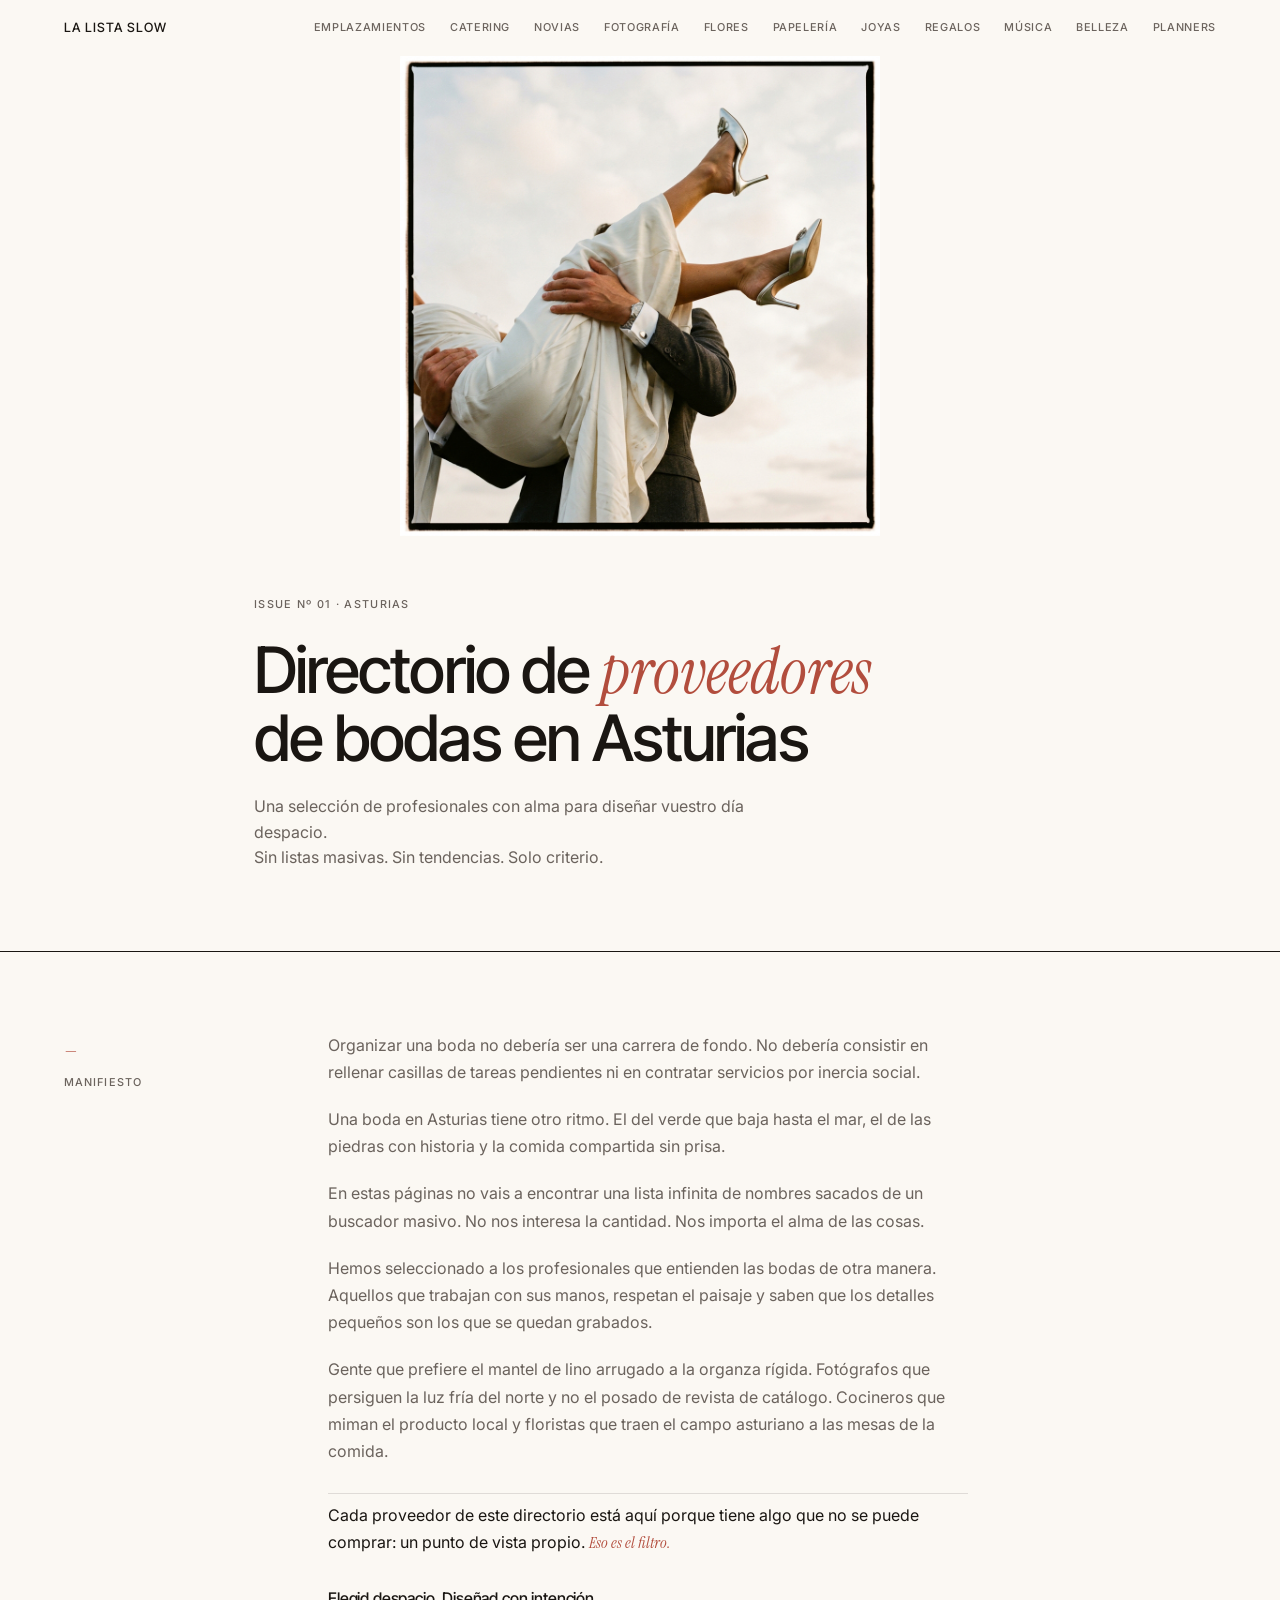
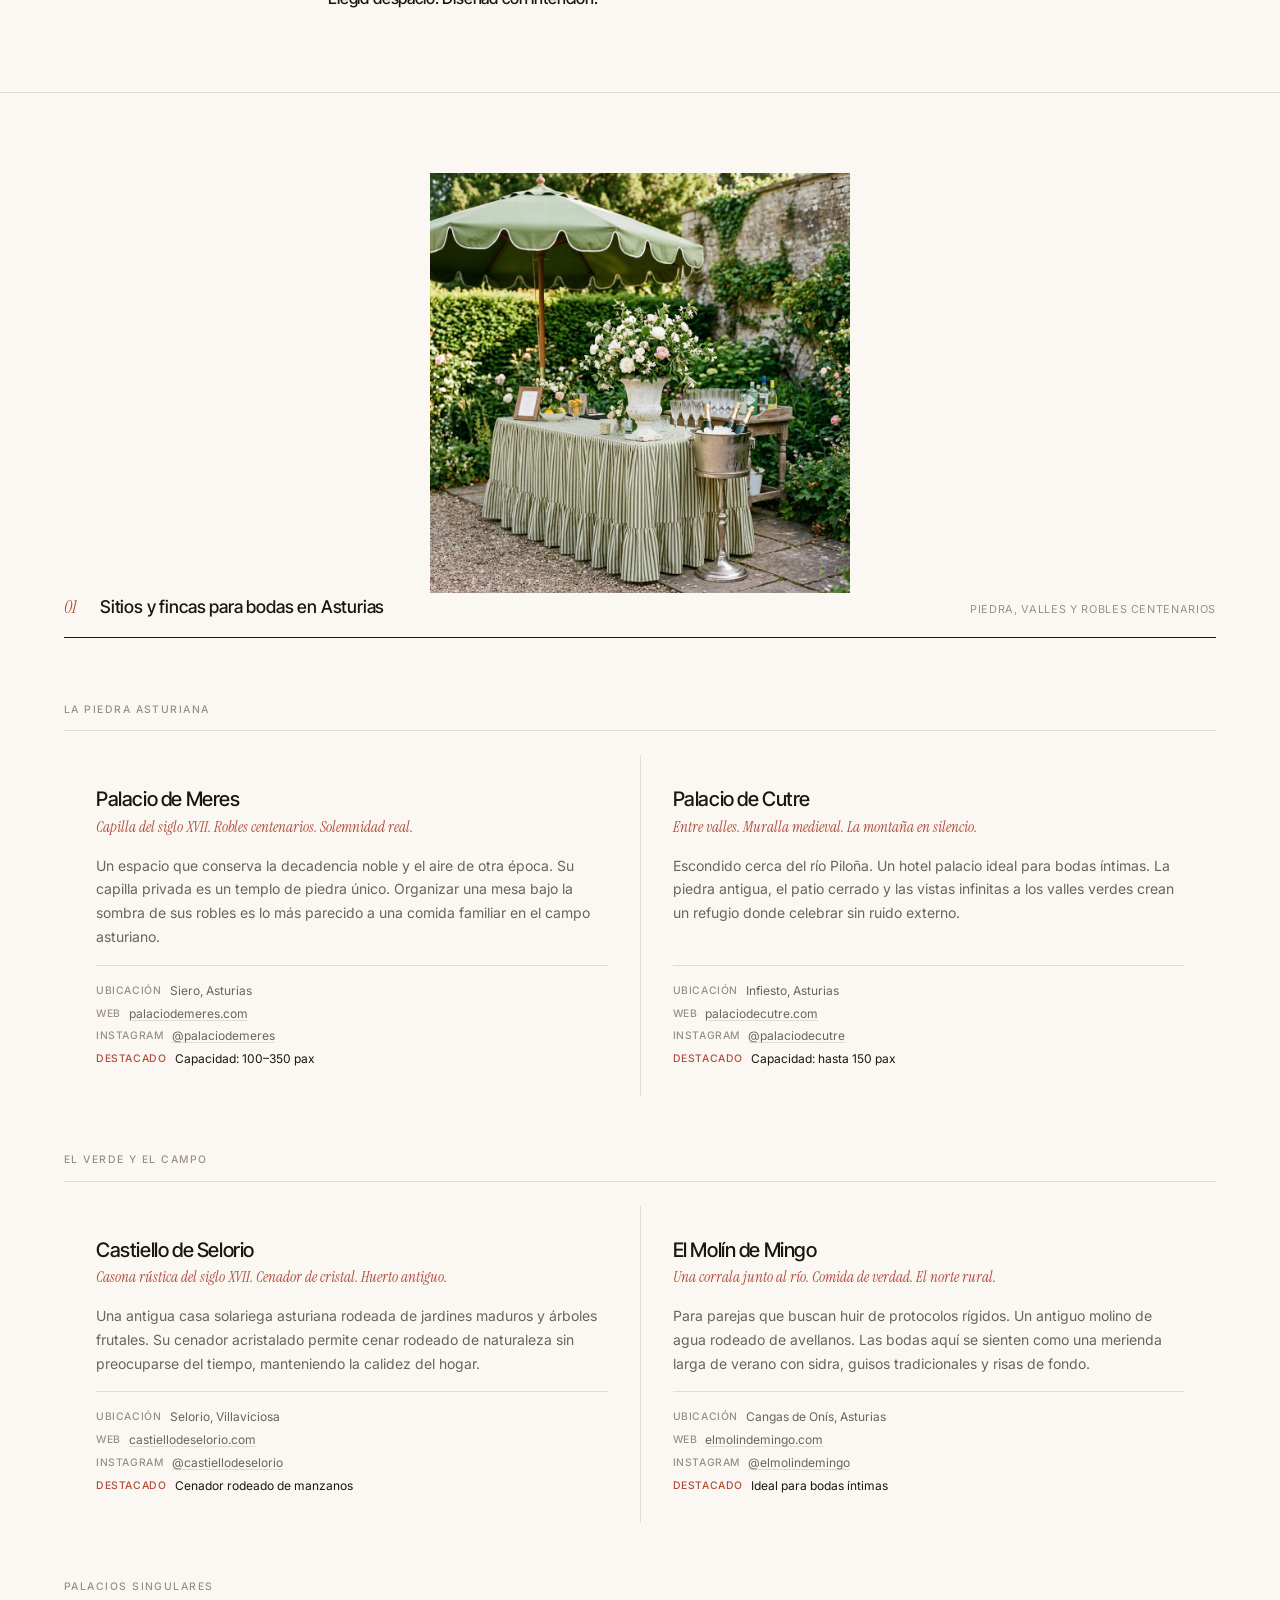
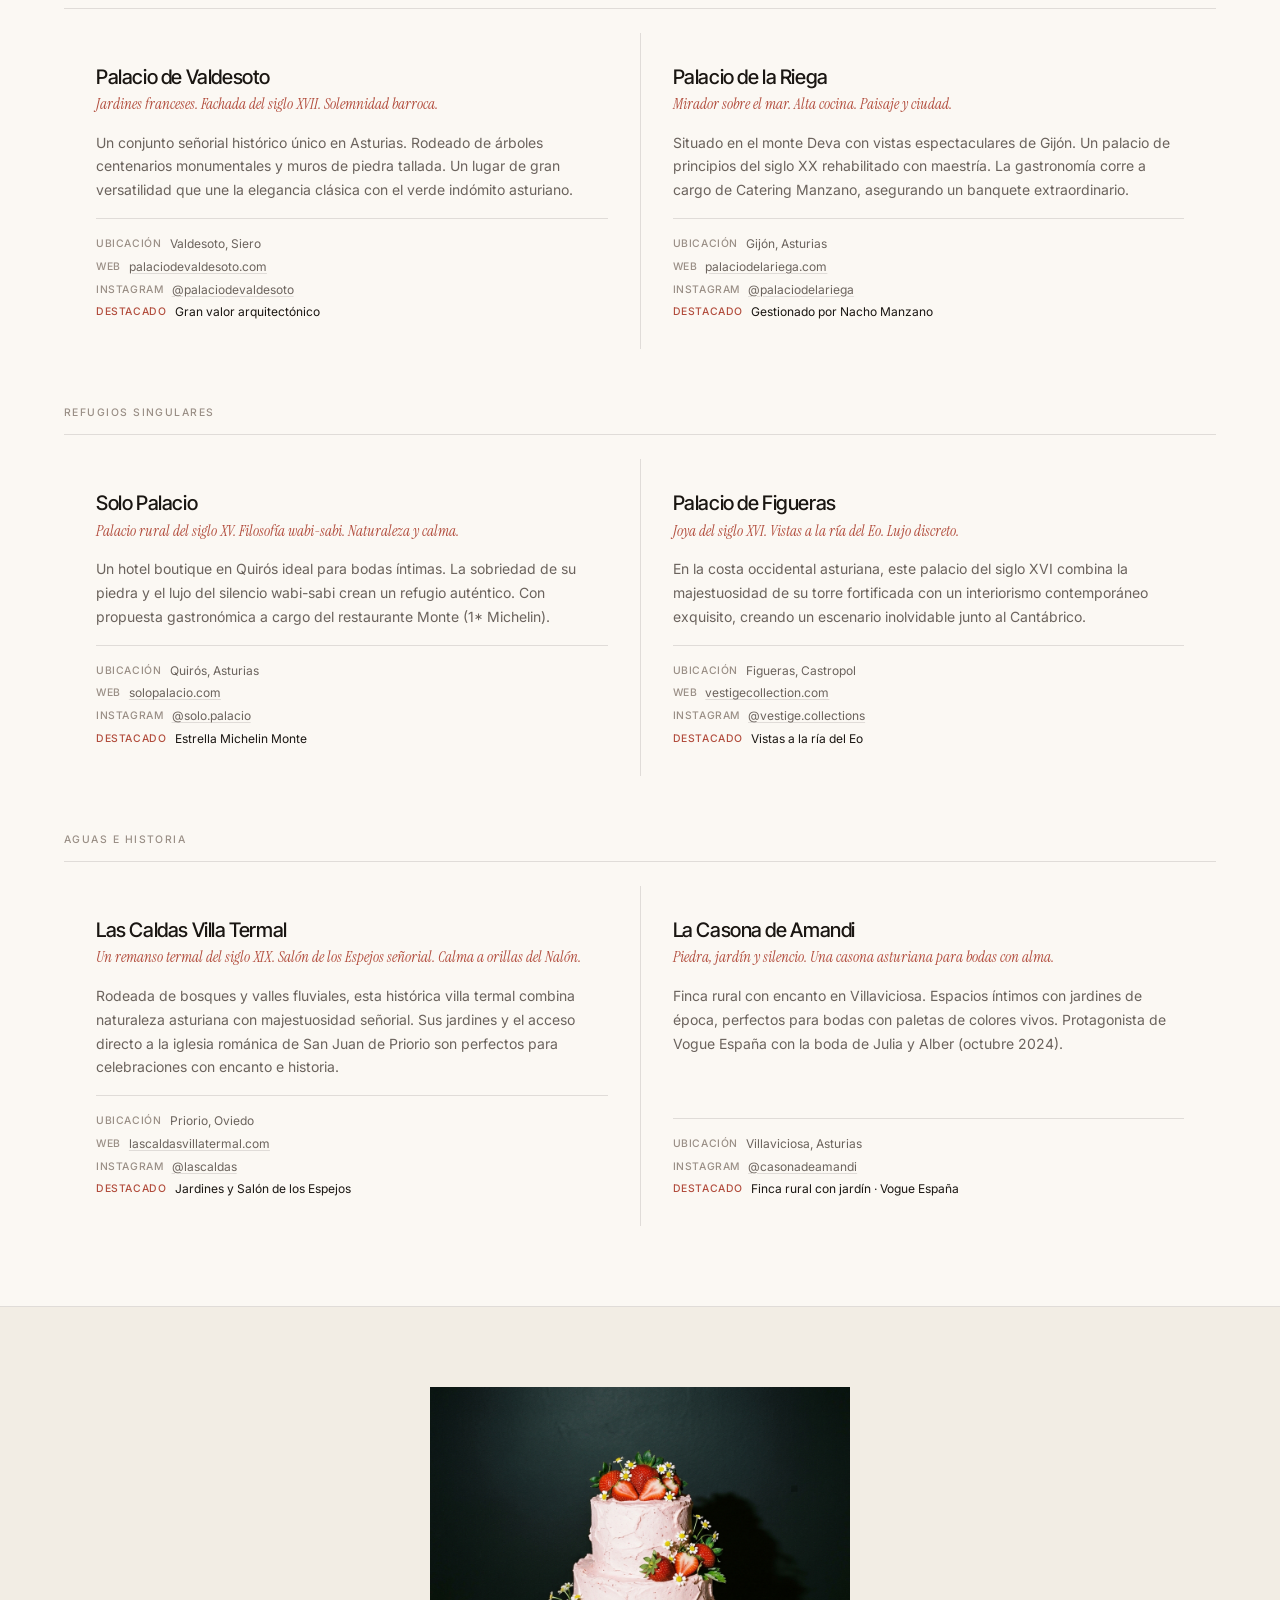
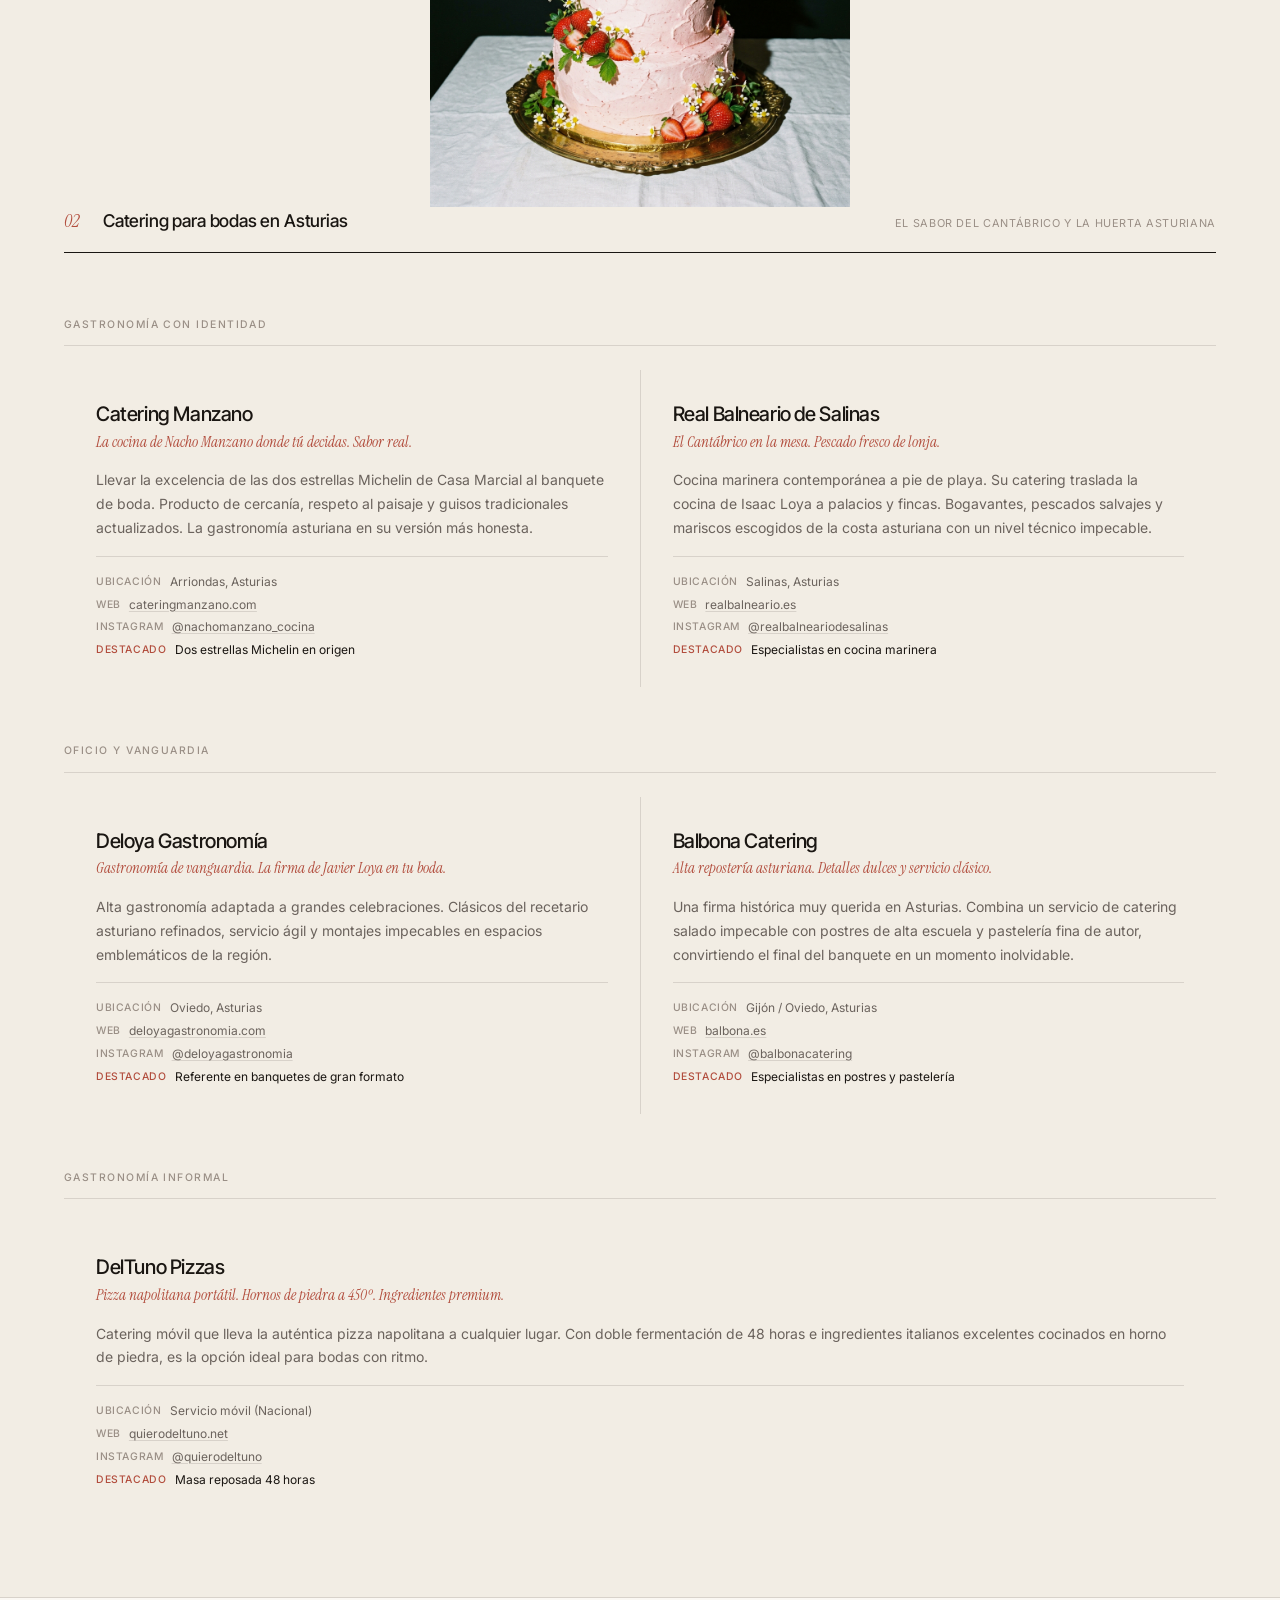
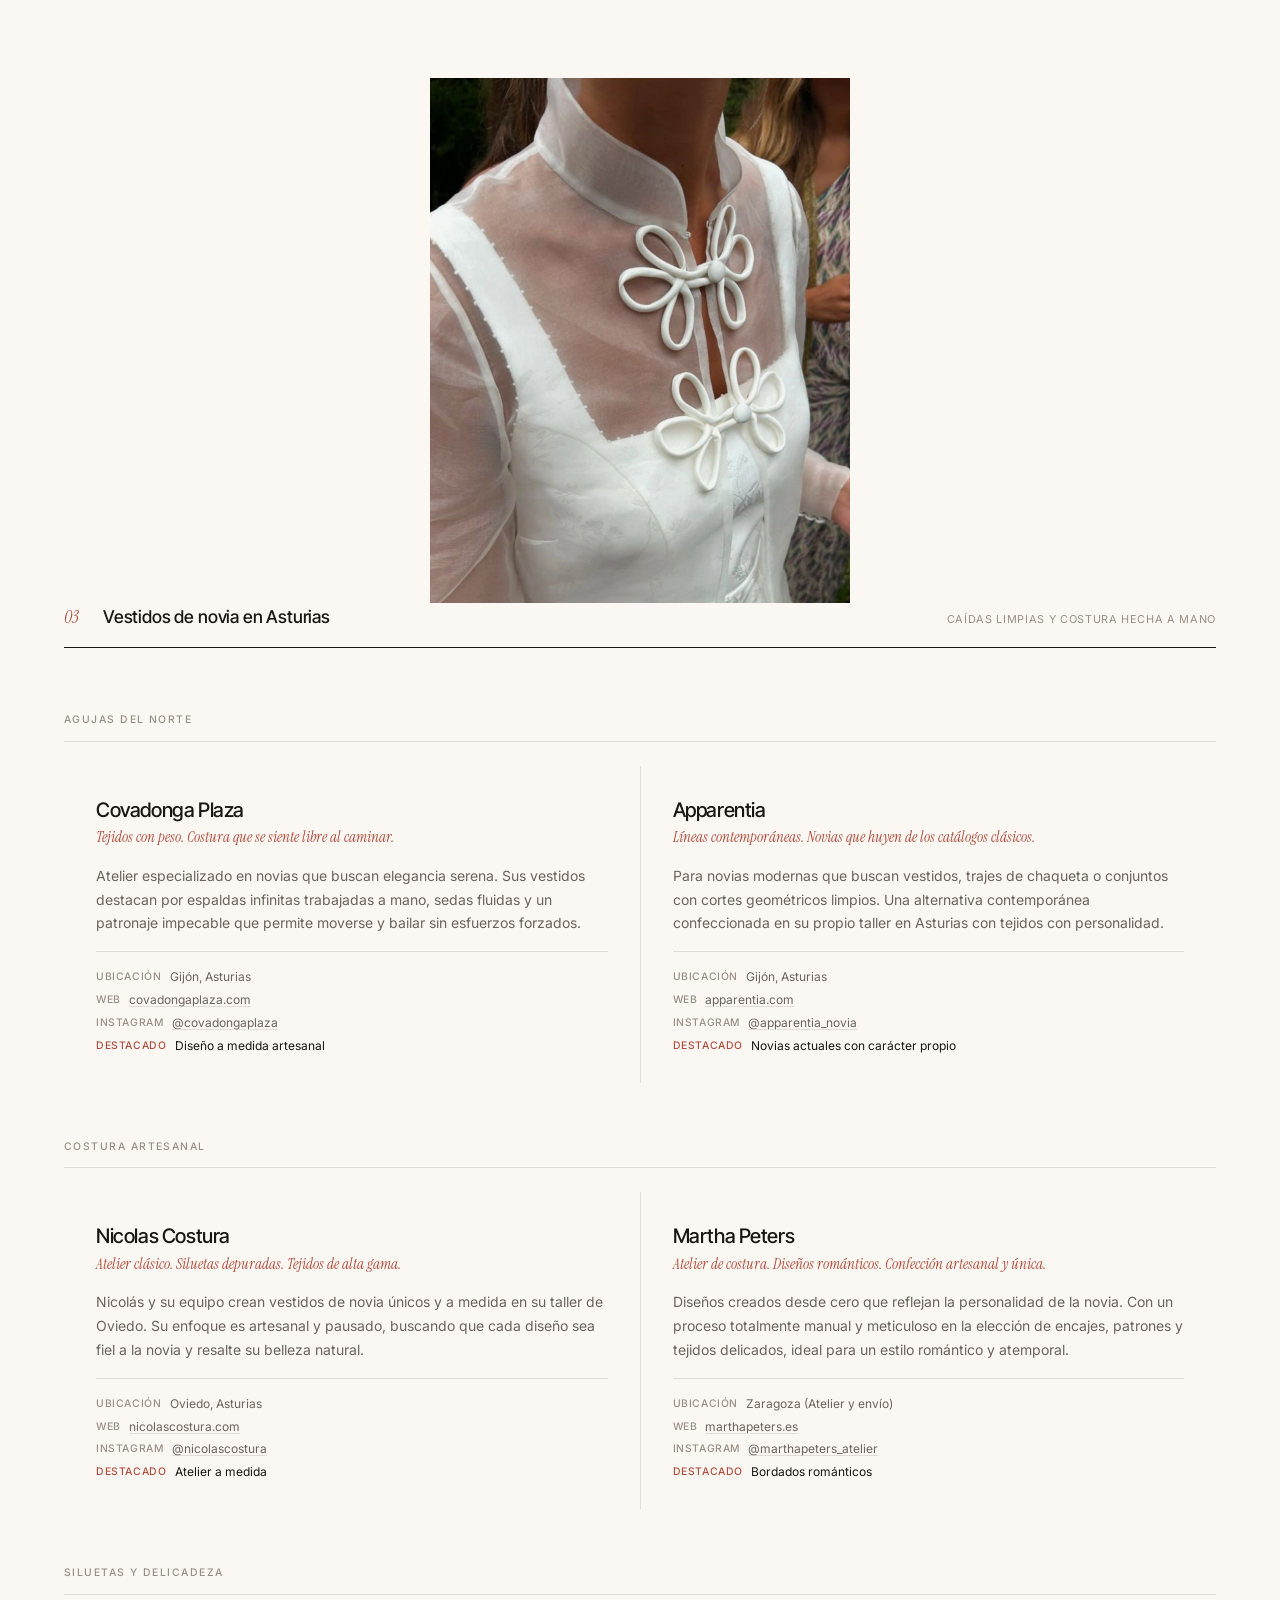
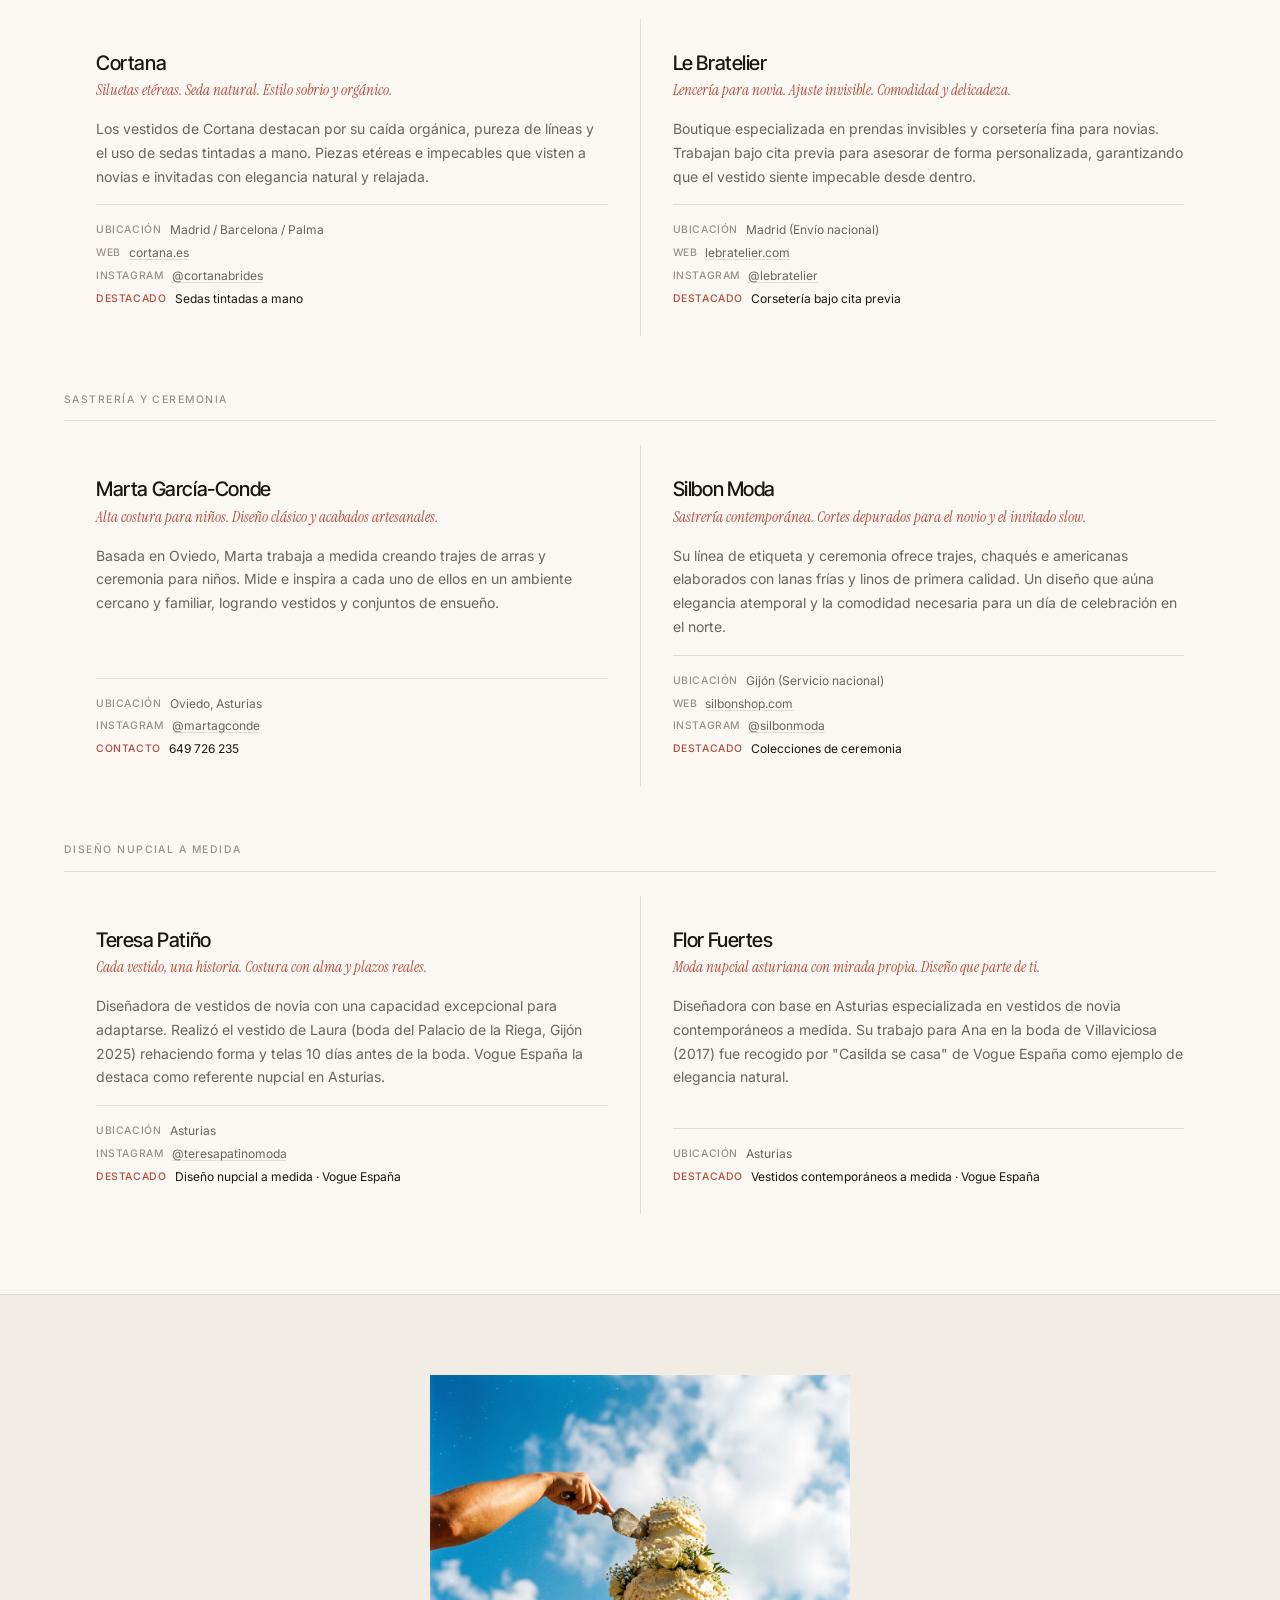
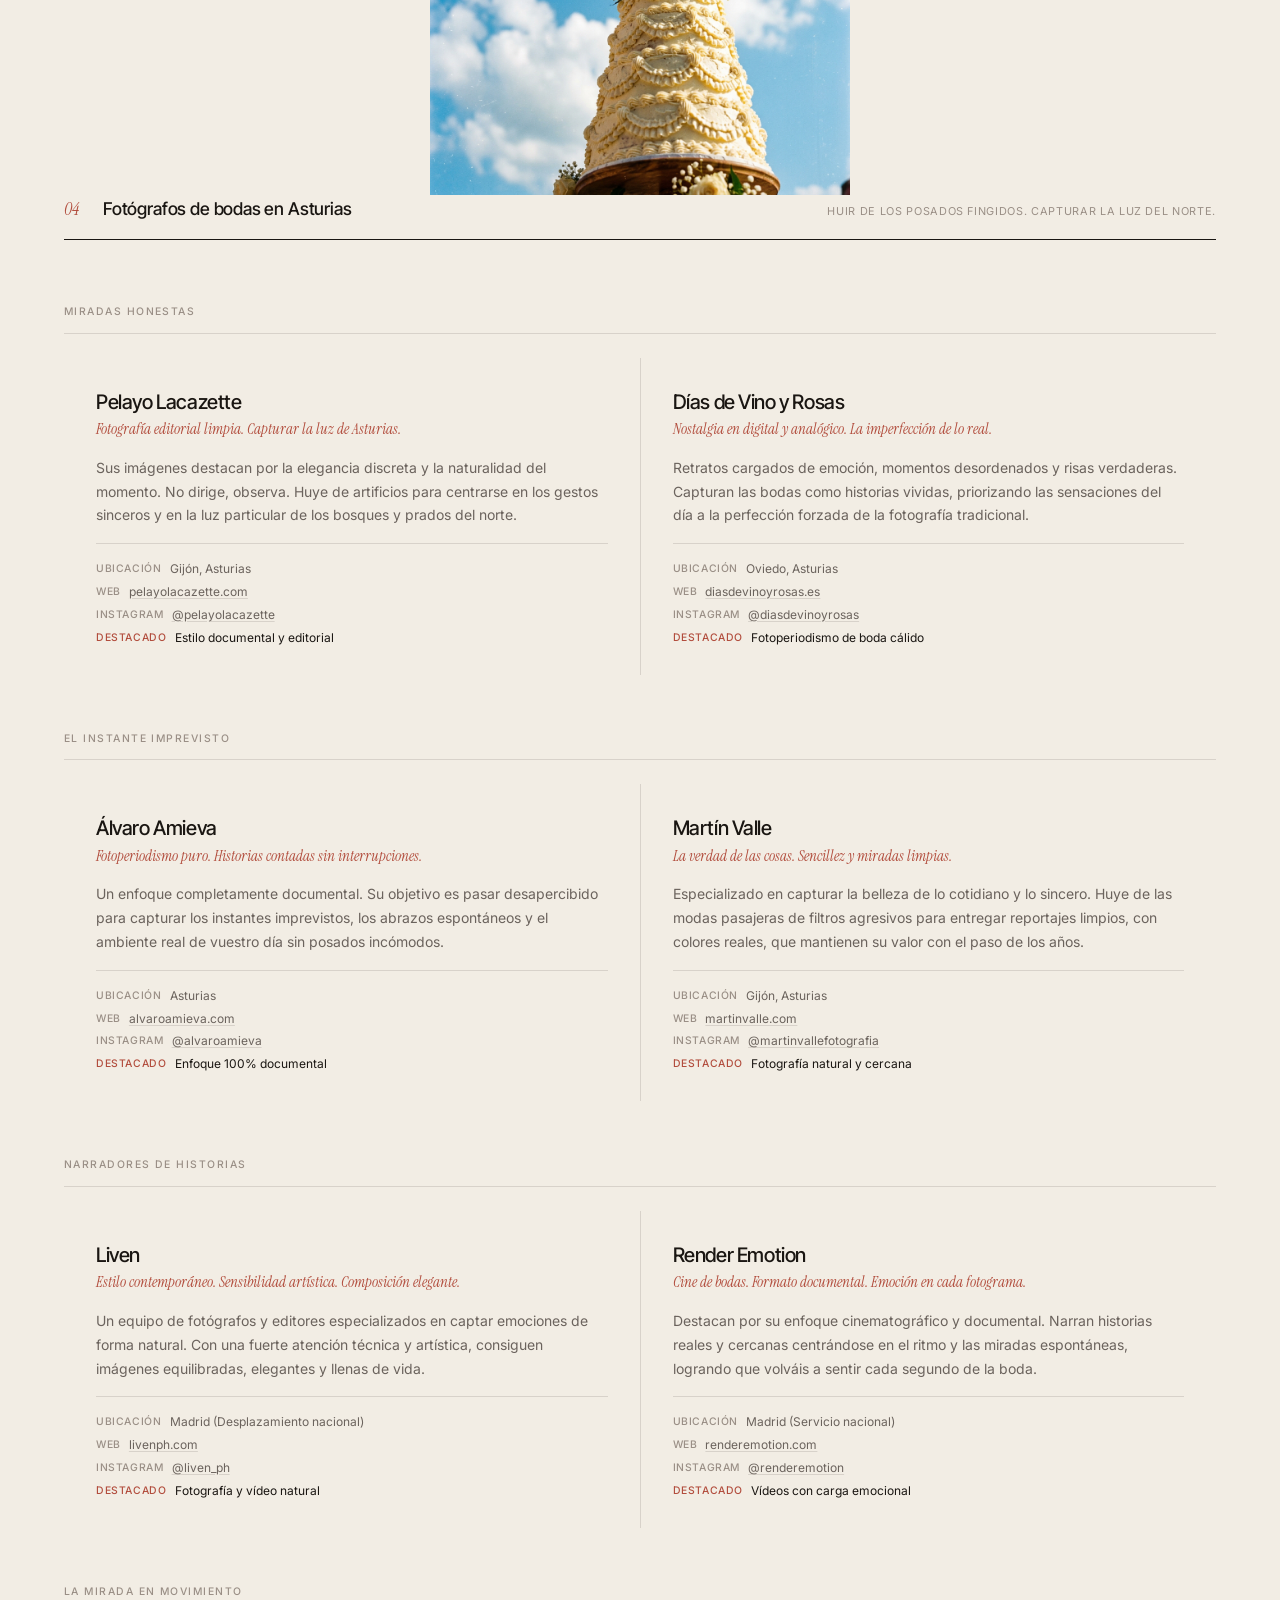
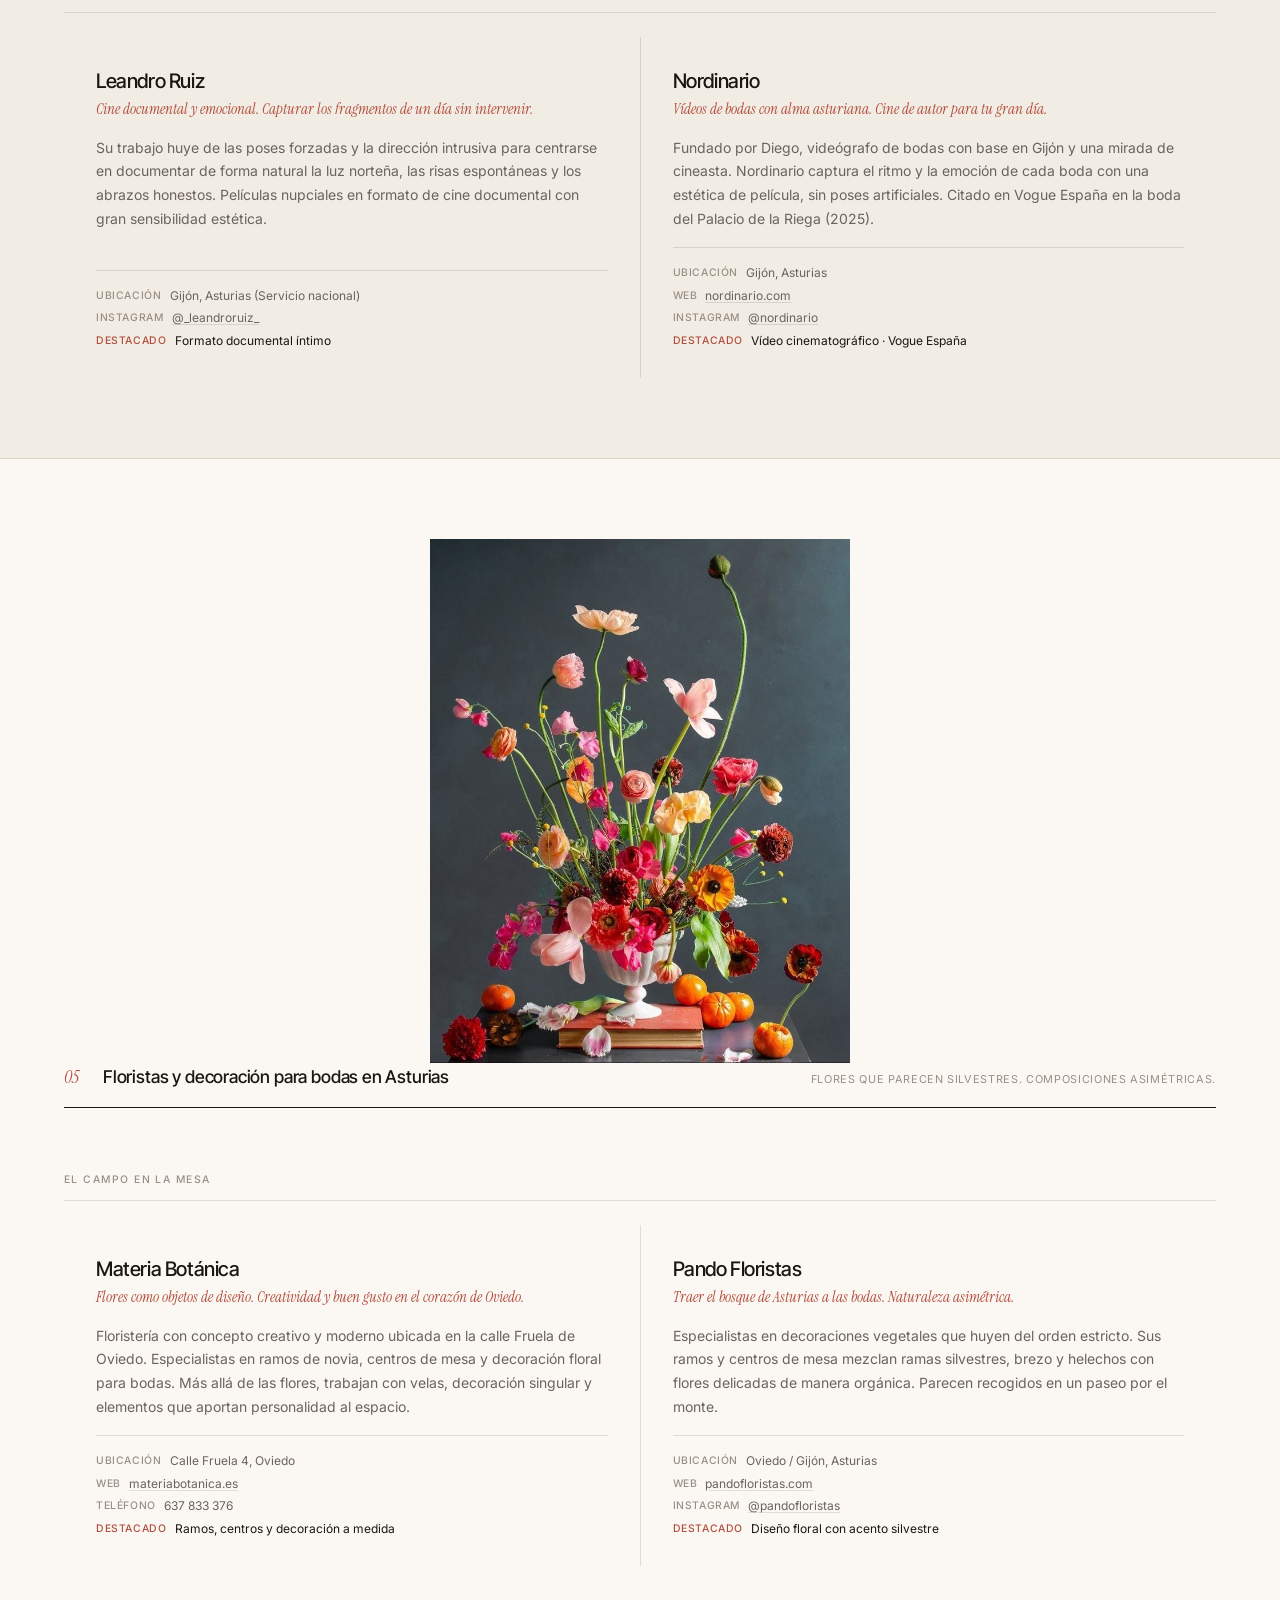
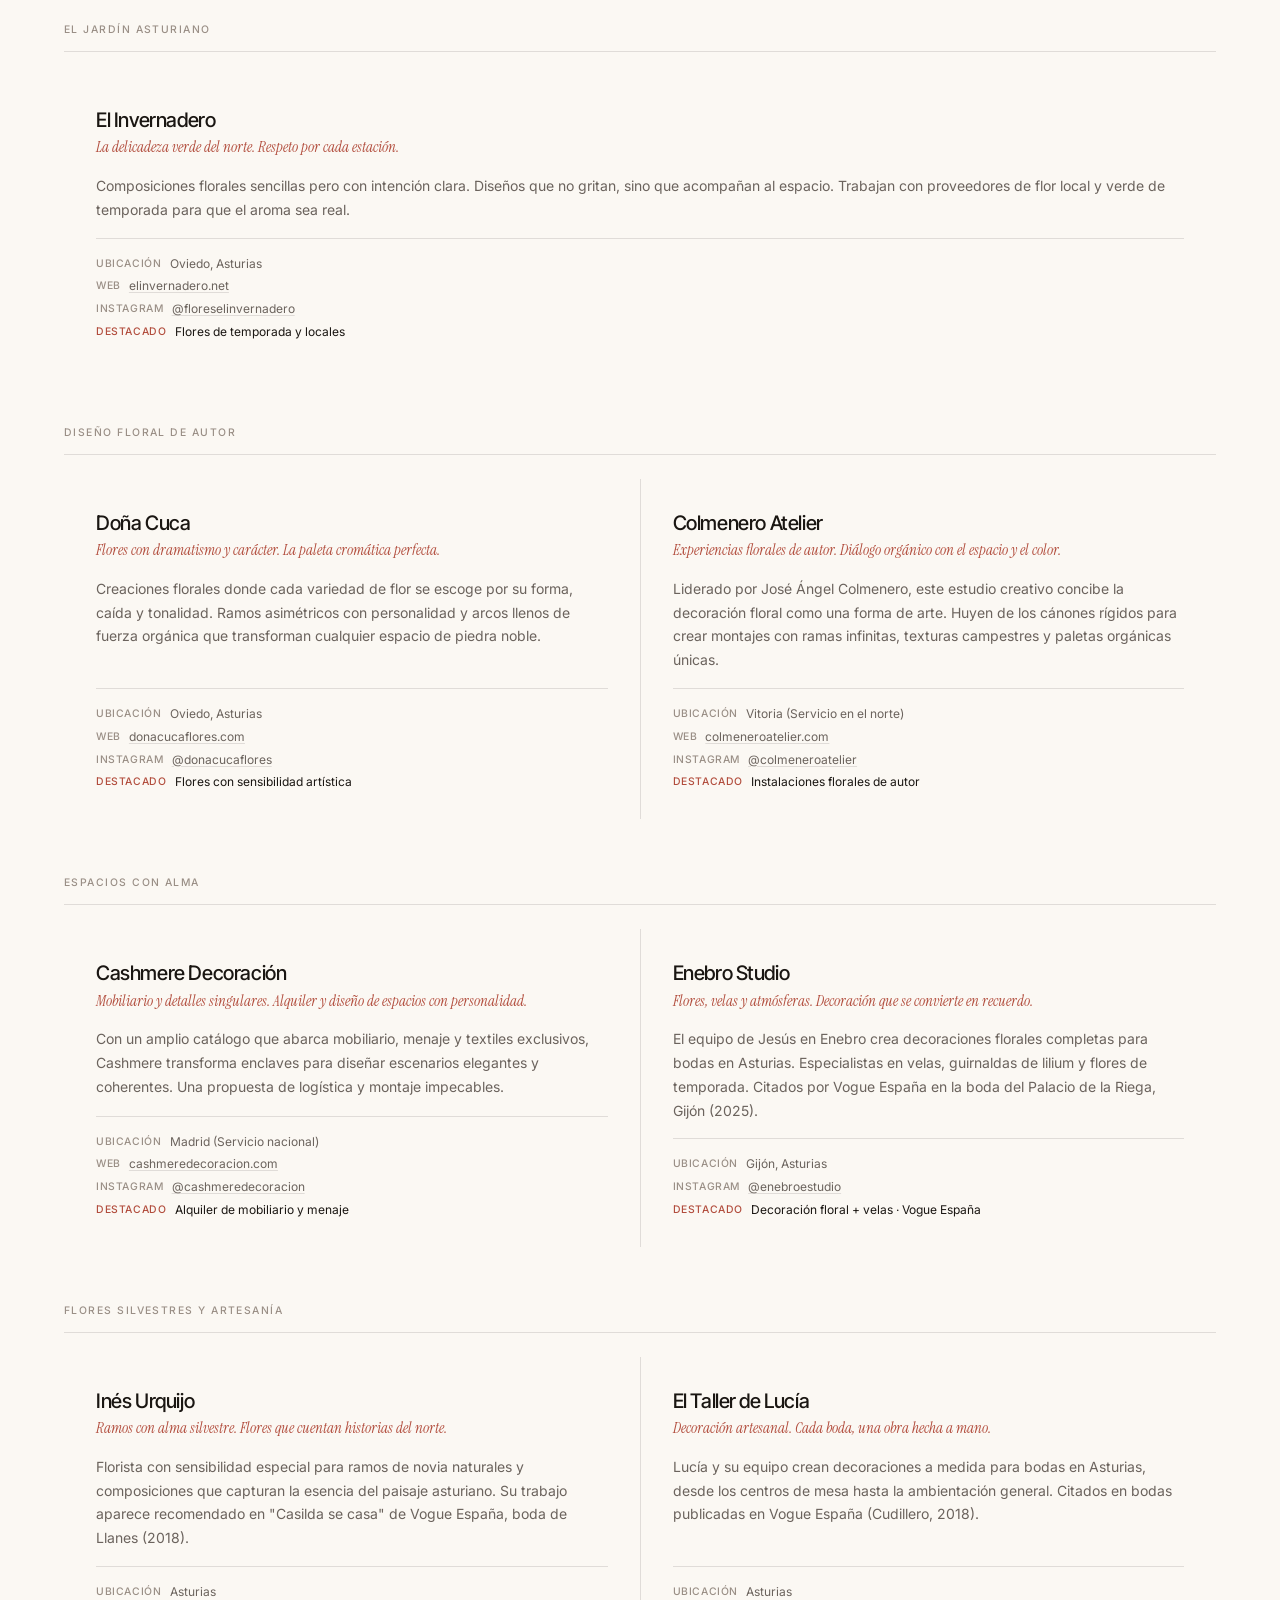
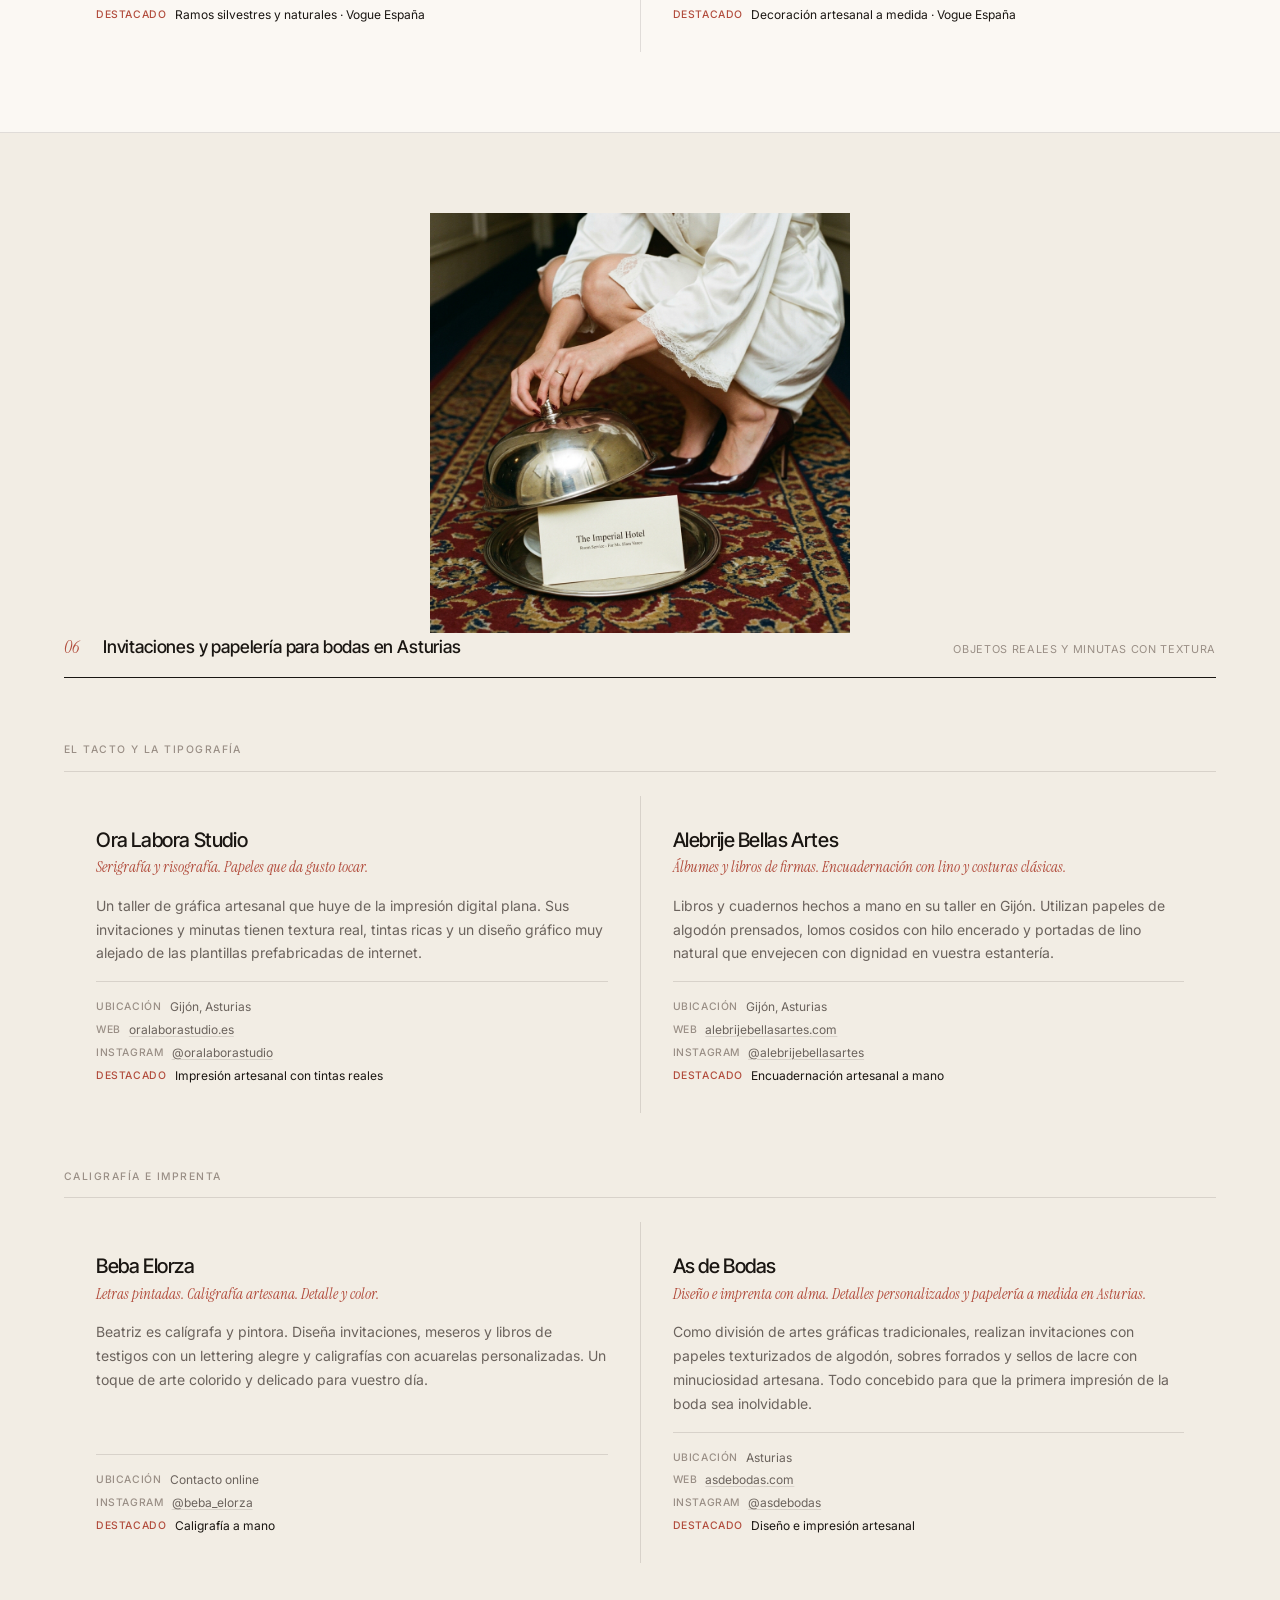
<file: proveedores/index.html>
<!DOCTYPE html>
<html lang="es">
<head>
  <meta charset="UTF-8">
  <meta name="viewport" content="width=device-width, initial-scale=1.0">

  <!-- SEO -->
  <title>Organizar Bodas en Asturias | Directorio de Proveedores Curados | La Lista Slow</title>
  <meta name="description" content="Guía y directorio curado para organizar bodas en Asturias con criterio. Selección de fincas, fotógrafos, catering y wedding planners. Sin listas masivas.">
  <meta name="robots" content="index, follow">
  <link rel="canonical" href="https://proveedores.lalistaslow.com/">

  <!-- Open Graph -->
  <meta property="og:type" content="website">
  <meta property="og:url" content="https://proveedores.lalistaslow.com/">
  <meta property="og:title" content="Proveedores de Bodas en Asturias — La Lista Slow">
  <meta property="og:description" content="Directorio curado de proveedores de bodas en Asturias. Seleccionados con criterio. Sin listas masivas.">
  <meta property="og:locale" content="es_ES">
  <meta property="og:site_name" content="La Lista Slow">

  <!-- Schema.org -->
  <script type="application/ld+json">
  {
    "@context": "https://schema.org",
    "@type": "CollectionPage",
    "name": "Proveedores de Bodas en Asturias — La Lista Slow",
    "description": "Directorio curado de proveedores de bodas en Asturias: fincas, fotógrafos, catering, floristas, vestidos de novia, peluquería nupcial y wedding planners seleccionados con criterio.",
    "url": "https://proveedores.lalistaslow.com/",
    "publisher": {
      "@type": "Organization",
      "name": "La Lista Slow",
      "url": "https://lalistaslow.com"
    },
    "hasPart": [
      { "@type": "WebPageElement", "name": "Sitios y fincas para bodas en Asturias", "url": "https://proveedores.lalistaslow.com/#emplazamientos" },
      { "@type": "WebPageElement", "name": "Catering para bodas en Asturias", "url": "https://proveedores.lalistaslow.com/#catering" },
      { "@type": "WebPageElement", "name": "Vestidos de novia en Asturias", "url": "https://proveedores.lalistaslow.com/#novias" },
      { "@type": "WebPageElement", "name": "Fotógrafos de bodas en Asturias", "url": "https://proveedores.lalistaslow.com/#fotografia" },
      { "@type": "WebPageElement", "name": "Floristas para bodas en Asturias", "url": "https://proveedores.lalistaslow.com/#flores" },
      { "@type": "WebPageElement", "name": "Papelería e invitaciones para bodas en Asturias", "url": "https://proveedores.lalistaslow.com/#papeleria" },
      { "@type": "WebPageElement", "name": "Joyas y tocados para novias en Asturias", "url": "https://proveedores.lalistaslow.com/#joyas" },
      { "@type": "WebPageElement", "name": "Regalos y detalles para bodas en Asturias", "url": "https://proveedores.lalistaslow.com/#regalos" },
      { "@type": "WebPageElement", "name": "Música para bodas en Asturias", "url": "https://proveedores.lalistaslow.com/#musica" },
      { "@type": "WebPageElement", "name": "Maquillaje y peluquería para novias en Asturias", "url": "https://proveedores.lalistaslow.com/#belleza" },
      { "@type": "WebPageElement", "name": "Wedding planners en Asturias", "url": "https://proveedores.lalistaslow.com/#planners" }
    ]
  }
  </script>

  <!-- Fonts -->
  <link rel="preconnect" href="https://fonts.googleapis.com">
  <link rel="preconnect" href="https://fonts.gstatic.com" crossorigin>
  <link href="https://fonts.googleapis.com/css2?family=Instrument+Serif:ital,wght@0,400;1,400&family=Inter+Tight:wght@400;500;600&family=Inter:wght@400;500&display=swap" rel="stylesheet">

  <link rel="stylesheet" href="styles.css">
</head>
<body>

  <!-- ===================== NAV ===================== -->
  <nav class="navbar" id="navbar">
    <div class="nav-inner">
      <a href="https://lalistaslow.com" class="nav-brand">La Lista Slow</a>
      <button class="nav-menu-toggle" id="menuToggle" aria-label="Abrir menú">
        <span></span><span></span>
      </button>
      <div class="nav-cats" id="navCats">
        <a href="#emplazamientos">Emplazamientos</a>
        <a href="#catering">Catering</a>
        <a href="#novias">Novias</a>
        <a href="#fotografia">Fotografía</a>
        <a href="#flores">Flores</a>
        <a href="#papeleria">Papelería</a>
        <a href="#joyas">Joyas</a>
        <a href="#regalos">Regalos</a>
        <a href="#musica">Música</a>
        <a href="#belleza">Belleza</a>
        <a href="#planners">Planners</a>
      </div>
    </div>
  </nav>

  <!-- ===================== HERO ===================== -->
  <header class="hero">
    <div class="hero-image">
      <img src="images/portada.png" alt="Catálogo de proveedores de bodas en Asturias — La Lista Slow">
    </div>
    <div class="hero-inner container">
      <p class="hero-label">Issue Nº 01 · Asturias</p>
      <h1>Directorio de <em>proveedores</em><br>de bodas en Asturias</h1>
      <p class="hero-desc">Una selección de profesionales con alma para diseñar vuestro día despacio.<br>Sin listas masivas. Sin tendencias. Solo criterio.</p>
    </div>
  </header>

  <!-- ===================== MANIFIESTO ===================== -->
  <section class="manifiesto">
    <div class="container manifiesto-inner">
      <div class="manifiesto-label">
        <span class="section-num">—</span>
        <span>Manifiesto</span>
      </div>
      <div class="manifiesto-body">
        <p>Organizar una boda no debería ser una carrera de fondo. No debería consistir en rellenar casillas de tareas pendientes ni en contratar servicios por inercia social.</p>
        <p>Una boda en Asturias tiene otro ritmo. El del verde que baja hasta el mar, el de las piedras con historia y la comida compartida sin prisa.</p>
        <p>En estas páginas no vais a encontrar una lista infinita de nombres sacados de un buscador masivo. No nos interesa la cantidad. Nos importa el alma de las cosas.</p>
        <p>Hemos seleccionado a los profesionales que entienden las bodas de otra manera. Aquellos que trabajan con sus manos, respetan el paisaje y saben que los detalles pequeños son los que se quedan grabados.</p>
        <p>Gente que prefiere el mantel de lino arrugado a la organza rígida. Fotógrafos que persiguen la luz fría del norte y no el posado de revista de catálogo. Cocineros que miman el producto local y floristas que traen el campo asturiano a las mesas de la comida.</p>
        <p class="manifiesto-criterio">Cada proveedor de este directorio está aquí porque tiene algo que no se puede comprar: un punto de vista propio. <em>Eso es el filtro.</em></p>
        <p class="manifiesto-cierre">Elegid despacio. Diseñad con intención.</p>
      </div>
    </div>
  </section>

  <!-- ===================== 01 EMPLAZAMIENTOS ===================== -->
  <section class="cat-section" id="emplazamientos">
    <div class="cat-image"><img src="images/cap01.png" alt="Emplazamientos para bodas en Asturias"></div>
    <div class="container">
      <div class="section-header">
        <span class="section-num">01</span>
        <h2 class="section-label">Sitios y fincas para bodas en Asturias</h2>
        <span class="section-desc">Piedra, valles y robles centenarios</span>
      </div>

      <div class="subsection">
        <h3 class="subsection-title">La piedra asturiana</h3>
        <div class="providers-grid">

          <article class="provider-card">
            <div class="provider-head">
              <h4>Palacio de Meres</h4>
              <p class="provider-tagline">Capilla del siglo XVII. Robles centenarios. Solemnidad real.</p>
            </div>
            <p class="provider-desc">Un espacio que conserva la decadencia noble y el aire de otra época. Su capilla privada es un templo de piedra único. Organizar una mesa bajo la sombra de sus robles es lo más parecido a una comida familiar en el campo asturiano.</p>
            <div class="provider-meta">
              <span class="meta-item"><span class="meta-label">Ubicación</span> Siero, Asturias</span>
              <span class="meta-item"><span class="meta-label">Web</span> <a href="https://palaciodemeres.com" target="_blank" rel="noopener">palaciodemeres.com</a></span>
              <span class="meta-item"><span class="meta-label">Instagram</span> <a href="https://instagram.com/palaciodemeres" target="_blank" rel="noopener">@palaciodemeres</a></span>
              <span class="meta-item meta-destacado"><span class="meta-label">Destacado</span> Capacidad: 100–350 pax</span>
            </div>
          </article>

          <article class="provider-card">
            <div class="provider-head">
              <h4>Palacio de Cutre</h4>
              <p class="provider-tagline">Entre valles. Muralla medieval. La montaña en silencio.</p>
            </div>
            <p class="provider-desc">Escondido cerca del río Piloña. Un hotel palacio ideal para bodas íntimas. La piedra antigua, el patio cerrado y las vistas infinitas a los valles verdes crean un refugio donde celebrar sin ruido externo.</p>
            <div class="provider-meta">
              <span class="meta-item"><span class="meta-label">Ubicación</span> Infiesto, Asturias</span>
              <span class="meta-item"><span class="meta-label">Web</span> <a href="https://palaciodecutre.com" target="_blank" rel="noopener">palaciodecutre.com</a></span>
              <span class="meta-item"><span class="meta-label">Instagram</span> <a href="https://instagram.com/palaciodecutre" target="_blank" rel="noopener">@palaciodecutre</a></span>
              <span class="meta-item meta-destacado"><span class="meta-label">Destacado</span> Capacidad: hasta 150 pax</span>
            </div>
          </article>

        </div>
      </div>

      <div class="subsection">
        <h3 class="subsection-title">El verde y el campo</h3>
        <div class="providers-grid">

          <article class="provider-card">
            <div class="provider-head">
              <h4>Castiello de Selorio</h4>
              <p class="provider-tagline">Casona rústica del siglo XVII. Cenador de cristal. Huerto antiguo.</p>
            </div>
            <p class="provider-desc">Una antigua casa solariega asturiana rodeada de jardines maduros y árboles frutales. Su cenador acristalado permite cenar rodeado de naturaleza sin preocuparse del tiempo, manteniendo la calidez del hogar.</p>
            <div class="provider-meta">
              <span class="meta-item"><span class="meta-label">Ubicación</span> Selorio, Villaviciosa</span>
              <span class="meta-item"><span class="meta-label">Web</span> <a href="https://castiellodeselorio.com" target="_blank" rel="noopener">castiellodeselorio.com</a></span>
              <span class="meta-item"><span class="meta-label">Instagram</span> <a href="https://instagram.com/castiellodeselorio" target="_blank" rel="noopener">@castiellodeselorio</a></span>
              <span class="meta-item meta-destacado"><span class="meta-label">Destacado</span> Cenador rodeado de manzanos</span>
            </div>
          </article>

          <article class="provider-card">
            <div class="provider-head">
              <h4>El Molín de Mingo</h4>
              <p class="provider-tagline">Una corrala junto al río. Comida de verdad. El norte rural.</p>
            </div>
            <p class="provider-desc">Para parejas que buscan huir de protocolos rígidos. Un antiguo molino de agua rodeado de avellanos. Las bodas aquí se sienten como una merienda larga de verano con sidra, guisos tradicionales y risas de fondo.</p>
            <div class="provider-meta">
              <span class="meta-item"><span class="meta-label">Ubicación</span> Cangas de Onís, Asturias</span>
              <span class="meta-item"><span class="meta-label">Web</span> <a href="https://elmolindemingo.com" target="_blank" rel="noopener">elmolindemingo.com</a></span>
              <span class="meta-item"><span class="meta-label">Instagram</span> <a href="https://instagram.com/elmolindemingo" target="_blank" rel="noopener">@elmolindemingo</a></span>
              <span class="meta-item meta-destacado"><span class="meta-label">Destacado</span> Ideal para bodas íntimas</span>
            </div>
          </article>

        </div>
      </div>

      <div class="subsection">
        <h3 class="subsection-title">Palacios singulares</h3>
        <div class="providers-grid">

          <article class="provider-card">
            <div class="provider-head">
              <h4>Palacio de Valdesoto</h4>
              <p class="provider-tagline">Jardines franceses. Fachada del siglo XVII. Solemnidad barroca.</p>
            </div>
            <p class="provider-desc">Un conjunto señorial histórico único en Asturias. Rodeado de árboles centenarios monumentales y muros de piedra tallada. Un lugar de gran versatilidad que une la elegancia clásica con el verde indómito asturiano.</p>
            <div class="provider-meta">
              <span class="meta-item"><span class="meta-label">Ubicación</span> Valdesoto, Siero</span>
              <span class="meta-item"><span class="meta-label">Web</span> <a href="https://palaciodevaldesoto.com" target="_blank" rel="noopener">palaciodevaldesoto.com</a></span>
              <span class="meta-item"><span class="meta-label">Instagram</span> <a href="https://instagram.com/palaciodevaldesoto" target="_blank" rel="noopener">@palaciodevaldesoto</a></span>
              <span class="meta-item meta-destacado"><span class="meta-label">Destacado</span> Gran valor arquitectónico</span>
            </div>
          </article>

          <article class="provider-card">
            <div class="provider-head">
              <h4>Palacio de la Riega</h4>
              <p class="provider-tagline">Mirador sobre el mar. Alta cocina. Paisaje y ciudad.</p>
            </div>
            <p class="provider-desc">Situado en el monte Deva con vistas espectaculares de Gijón. Un palacio de principios del siglo XX rehabilitado con maestría. La gastronomía corre a cargo de Catering Manzano, asegurando un banquete extraordinario.</p>
            <div class="provider-meta">
              <span class="meta-item"><span class="meta-label">Ubicación</span> Gijón, Asturias</span>
              <span class="meta-item"><span class="meta-label">Web</span> <a href="https://palaciodelariega.com" target="_blank" rel="noopener">palaciodelariega.com</a></span>
              <span class="meta-item"><span class="meta-label">Instagram</span> <a href="https://instagram.com/palaciodelariega" target="_blank" rel="noopener">@palaciodelariega</a></span>
              <span class="meta-item meta-destacado"><span class="meta-label">Destacado</span> Gestionado por Nacho Manzano</span>
            </div>
          </article>

        </div>
      </div>

      <div class="subsection">
        <h3 class="subsection-title">Refugios singulares</h3>
        <div class="providers-grid">

          <article class="provider-card">
            <div class="provider-head">
              <h4>Solo Palacio</h4>
              <p class="provider-tagline">Palacio rural del siglo XV. Filosofía wabi-sabi. Naturaleza y calma.</p>
            </div>
            <p class="provider-desc">Un hotel boutique en Quirós ideal para bodas íntimas. La sobriedad de su piedra y el lujo del silencio wabi-sabi crean un refugio auténtico. Con propuesta gastronómica a cargo del restaurante Monte (1* Michelin).</p>
            <div class="provider-meta">
              <span class="meta-item"><span class="meta-label">Ubicación</span> Quirós, Asturias</span>
              <span class="meta-item"><span class="meta-label">Web</span> <a href="https://solopalacio.com" target="_blank" rel="noopener">solopalacio.com</a></span>
              <span class="meta-item"><span class="meta-label">Instagram</span> <a href="https://instagram.com/solo.palacio" target="_blank" rel="noopener">@solo.palacio</a></span>
              <span class="meta-item meta-destacado"><span class="meta-label">Destacado</span> Estrella Michelin Monte</span>
            </div>
          </article>

          <article class="provider-card">
            <div class="provider-head">
              <h4>Palacio de Figueras</h4>
              <p class="provider-tagline">Joya del siglo XVI. Vistas a la ría del Eo. Lujo discreto.</p>
            </div>
            <p class="provider-desc">En la costa occidental asturiana, este palacio del siglo XVI combina la majestuosidad de su torre fortificada con un interiorismo contemporáneo exquisito, creando un escenario inolvidable junto al Cantábrico.</p>
            <div class="provider-meta">
              <span class="meta-item"><span class="meta-label">Ubicación</span> Figueras, Castropol</span>
              <span class="meta-item"><span class="meta-label">Web</span> <a href="https://vestigecollection.com" target="_blank" rel="noopener">vestigecollection.com</a></span>
              <span class="meta-item"><span class="meta-label">Instagram</span> <a href="https://instagram.com/vestige.collections" target="_blank" rel="noopener">@vestige.collections</a></span>
              <span class="meta-item meta-destacado"><span class="meta-label">Destacado</span> Vistas a la ría del Eo</span>
            </div>
          </article>

        </div>
      </div>

      <div class="subsection">
        <h3 class="subsection-title">Aguas e historia</h3>
        <div class="providers-grid">

          <article class="provider-card">
            <div class="provider-head">
              <h4>Las Caldas Villa Termal</h4>
              <p class="provider-tagline">Un remanso termal del siglo XIX. Salón de los Espejos señorial. Calma a orillas del Nalón.</p>
            </div>
            <p class="provider-desc">Rodeada de bosques y valles fluviales, esta histórica villa termal combina naturaleza asturiana con majestuosidad señorial. Sus jardines y el acceso directo a la iglesia románica de San Juan de Priorio son perfectos para celebraciones con encanto e historia.</p>
            <div class="provider-meta">
              <span class="meta-item"><span class="meta-label">Ubicación</span> Priorio, Oviedo</span>
              <span class="meta-item"><span class="meta-label">Web</span> <a href="https://lascaldasvillatermal.com" target="_blank" rel="noopener">lascaldasvillatermal.com</a></span>
              <span class="meta-item"><span class="meta-label">Instagram</span> <a href="https://instagram.com/lascaldas" target="_blank" rel="noopener">@lascaldas</a></span>
              <span class="meta-item meta-destacado"><span class="meta-label">Destacado</span> Jardines y Salón de los Espejos</span>
            </div>
          </article>

          <article class="provider-card">
            <div class="provider-head">
              <h4>La Casona de Amandi</h4>
              <p class="provider-tagline">Piedra, jardín y silencio. Una casona asturiana para bodas con alma.</p>
            </div>
            <p class="provider-desc">Finca rural con encanto en Villaviciosa. Espacios íntimos con jardines de época, perfectos para bodas con paletas de colores vivos. Protagonista de Vogue España con la boda de Julia y Alber (octubre 2024).</p>
            <div class="provider-meta">
              <span class="meta-item"><span class="meta-label">Ubicación</span> Villaviciosa, Asturias</span>
              <span class="meta-item"><span class="meta-label">Instagram</span> <a href="https://instagram.com/casonadeamandi" target="_blank" rel="noopener">@casonadeamandi</a></span>
              <span class="meta-item meta-destacado"><span class="meta-label">Destacado</span> Finca rural con jardín · Vogue España</span>
            </div>
          </article>

        </div>
      </div>
    </div>
  </section>

  <!-- ===================== 02 CATERING ===================== -->
  <section class="cat-section cat-section--alt" id="catering">
    <div class="cat-image"><img src="images/cap02.png" alt="Catering para bodas en Asturias"></div>
    <div class="container">
      <div class="section-header">
        <span class="section-num">02</span>
        <h2 class="section-label">Catering para bodas en Asturias</h2>
        <span class="section-desc">El sabor del Cantábrico y la huerta asturiana</span>
      </div>

      <div class="subsection">
        <h3 class="subsection-title">Gastronomía con identidad</h3>
        <div class="providers-grid">

          <article class="provider-card">
            <div class="provider-head">
              <h4>Catering Manzano</h4>
              <p class="provider-tagline">La cocina de Nacho Manzano donde tú decidas. Sabor real.</p>
            </div>
            <p class="provider-desc">Llevar la excelencia de las dos estrellas Michelin de Casa Marcial al banquete de boda. Producto de cercanía, respeto al paisaje y guisos tradicionales actualizados. La gastronomía asturiana en su versión más honesta.</p>
            <div class="provider-meta">
              <span class="meta-item"><span class="meta-label">Ubicación</span> Arriondas, Asturias</span>
              <span class="meta-item"><span class="meta-label">Web</span> <a href="https://cateringmanzano.com" target="_blank" rel="noopener">cateringmanzano.com</a></span>
              <span class="meta-item"><span class="meta-label">Instagram</span> <a href="https://instagram.com/nachomanzano_cocina" target="_blank" rel="noopener">@nachomanzano_cocina</a></span>
              <span class="meta-item meta-destacado"><span class="meta-label">Destacado</span> Dos estrellas Michelin en origen</span>
            </div>
          </article>

          <article class="provider-card">
            <div class="provider-head">
              <h4>Real Balneario de Salinas</h4>
              <p class="provider-tagline">El Cantábrico en la mesa. Pescado fresco de lonja.</p>
            </div>
            <p class="provider-desc">Cocina marinera contemporánea a pie de playa. Su catering traslada la cocina de Isaac Loya a palacios y fincas. Bogavantes, pescados salvajes y mariscos escogidos de la costa asturiana con un nivel técnico impecable.</p>
            <div class="provider-meta">
              <span class="meta-item"><span class="meta-label">Ubicación</span> Salinas, Asturias</span>
              <span class="meta-item"><span class="meta-label">Web</span> <a href="https://realbalneario.es" target="_blank" rel="noopener">realbalneario.es</a></span>
              <span class="meta-item"><span class="meta-label">Instagram</span> <a href="https://instagram.com/realbalneariodesalinas" target="_blank" rel="noopener">@realbalneariodesalinas</a></span>
              <span class="meta-item meta-destacado"><span class="meta-label">Destacado</span> Especialistas en cocina marinera</span>
            </div>
          </article>

        </div>
      </div>

      <div class="subsection">
        <h3 class="subsection-title">Oficio y vanguardia</h3>
        <div class="providers-grid">

          <article class="provider-card">
            <div class="provider-head">
              <h4>Deloya Gastronomía</h4>
              <p class="provider-tagline">Gastronomía de vanguardia. La firma de Javier Loya en tu boda.</p>
            </div>
            <p class="provider-desc">Alta gastronomía adaptada a grandes celebraciones. Clásicos del recetario asturiano refinados, servicio ágil y montajes impecables en espacios emblemáticos de la región.</p>
            <div class="provider-meta">
              <span class="meta-item"><span class="meta-label">Ubicación</span> Oviedo, Asturias</span>
              <span class="meta-item"><span class="meta-label">Web</span> <a href="https://deloyagastronomia.com" target="_blank" rel="noopener">deloyagastronomia.com</a></span>
              <span class="meta-item"><span class="meta-label">Instagram</span> <a href="https://instagram.com/deloyagastronomia" target="_blank" rel="noopener">@deloyagastronomia</a></span>
              <span class="meta-item meta-destacado"><span class="meta-label">Destacado</span> Referente en banquetes de gran formato</span>
            </div>
          </article>

          <article class="provider-card">
            <div class="provider-head">
              <h4>Balbona Catering</h4>
              <p class="provider-tagline">Alta repostería asturiana. Detalles dulces y servicio clásico.</p>
            </div>
            <p class="provider-desc">Una firma histórica muy querida en Asturias. Combina un servicio de catering salado impecable con postres de alta escuela y pastelería fina de autor, convirtiendo el final del banquete en un momento inolvidable.</p>
            <div class="provider-meta">
              <span class="meta-item"><span class="meta-label">Ubicación</span> Gijón / Oviedo, Asturias</span>
              <span class="meta-item"><span class="meta-label">Web</span> <a href="https://balbona.es" target="_blank" rel="noopener">balbona.es</a></span>
              <span class="meta-item"><span class="meta-label">Instagram</span> <a href="https://instagram.com/balbonacatering" target="_blank" rel="noopener">@balbonacatering</a></span>
              <span class="meta-item meta-destacado"><span class="meta-label">Destacado</span> Especialistas en postres y pastelería</span>
            </div>
          </article>

        </div>
      </div>

      <div class="subsection">
        <h3 class="subsection-title">Gastronomía informal</h3>
        <div class="providers-grid providers-grid--single">

          <article class="provider-card">
            <div class="provider-head">
              <h4>DelTuno Pizzas</h4>
              <p class="provider-tagline">Pizza napolitana portátil. Hornos de piedra a 450º. Ingredientes premium.</p>
            </div>
            <p class="provider-desc">Catering móvil que lleva la auténtica pizza napolitana a cualquier lugar. Con doble fermentación de 48 horas e ingredientes italianos excelentes cocinados en horno de piedra, es la opción ideal para bodas con ritmo.</p>
            <div class="provider-meta">
              <span class="meta-item"><span class="meta-label">Ubicación</span> Servicio móvil (Nacional)</span>
              <span class="meta-item"><span class="meta-label">Web</span> <a href="https://quierodeltuno.net" target="_blank" rel="noopener">quierodeltuno.net</a></span>
              <span class="meta-item"><span class="meta-label">Instagram</span> <a href="https://instagram.com/quierodeltuno" target="_blank" rel="noopener">@quierodeltuno</a></span>
              <span class="meta-item meta-destacado"><span class="meta-label">Destacado</span> Masa reposada 48 horas</span>
            </div>
          </article>

        </div>
      </div>
    </div>
  </section>

  <!-- ===================== 03 NOVIAS ===================== -->
  <section class="cat-section" id="novias">
    <div class="cat-image"><img src="images/cap03.png" alt="Vestidos de novia a medida en Asturias"></div>
    <div class="container">
      <div class="section-header">
        <span class="section-num">03</span>
        <h2 class="section-label">Vestidos de novia en Asturias</h2>
        <span class="section-desc">Caídas limpias y costura hecha a mano</span>
      </div>

      <div class="subsection">
        <h3 class="subsection-title">Agujas del norte</h3>
        <div class="providers-grid">

          <article class="provider-card">
            <div class="provider-head">
              <h4>Covadonga Plaza</h4>
              <p class="provider-tagline">Tejidos con peso. Costura que se siente libre al caminar.</p>
            </div>
            <p class="provider-desc">Atelier especializado en novias que buscan elegancia serena. Sus vestidos destacan por espaldas infinitas trabajadas a mano, sedas fluidas y un patronaje impecable que permite moverse y bailar sin esfuerzos forzados.</p>
            <div class="provider-meta">
              <span class="meta-item"><span class="meta-label">Ubicación</span> Gijón, Asturias</span>
              <span class="meta-item"><span class="meta-label">Web</span> <a href="https://covadongaplaza.com" target="_blank" rel="noopener">covadongaplaza.com</a></span>
              <span class="meta-item"><span class="meta-label">Instagram</span> <a href="https://instagram.com/covadongaplaza" target="_blank" rel="noopener">@covadongaplaza</a></span>
              <span class="meta-item meta-destacado"><span class="meta-label">Destacado</span> Diseño a medida artesanal</span>
            </div>
          </article>

          <article class="provider-card">
            <div class="provider-head">
              <h4>Apparentia</h4>
              <p class="provider-tagline">Líneas contemporáneas. Novias que huyen de los catálogos clásicos.</p>
            </div>
            <p class="provider-desc">Para novias modernas que buscan vestidos, trajes de chaqueta o conjuntos con cortes geométricos limpios. Una alternativa contemporánea confeccionada en su propio taller en Asturias con tejidos con personalidad.</p>
            <div class="provider-meta">
              <span class="meta-item"><span class="meta-label">Ubicación</span> Gijón, Asturias</span>
              <span class="meta-item"><span class="meta-label">Web</span> <a href="https://apparentia.com" target="_blank" rel="noopener">apparentia.com</a></span>
              <span class="meta-item"><span class="meta-label">Instagram</span> <a href="https://instagram.com/apparentia_novia" target="_blank" rel="noopener">@apparentia_novia</a></span>
              <span class="meta-item meta-destacado"><span class="meta-label">Destacado</span> Novias actuales con carácter propio</span>
            </div>
          </article>

        </div>
      </div>

      <div class="subsection">
        <h3 class="subsection-title">Costura artesanal</h3>
        <div class="providers-grid">

          <article class="provider-card">
            <div class="provider-head">
              <h4>Nicolas Costura</h4>
              <p class="provider-tagline">Atelier clásico. Siluetas depuradas. Tejidos de alta gama.</p>
            </div>
            <p class="provider-desc">Nicolás y su equipo crean vestidos de novia únicos y a medida en su taller de Oviedo. Su enfoque es artesanal y pausado, buscando que cada diseño sea fiel a la novia y resalte su belleza natural.</p>
            <div class="provider-meta">
              <span class="meta-item"><span class="meta-label">Ubicación</span> Oviedo, Asturias</span>
              <span class="meta-item"><span class="meta-label">Web</span> <a href="https://nicolascostura.com" target="_blank" rel="noopener">nicolascostura.com</a></span>
              <span class="meta-item"><span class="meta-label">Instagram</span> <a href="https://instagram.com/nicolascostura" target="_blank" rel="noopener">@nicolascostura</a></span>
              <span class="meta-item meta-destacado"><span class="meta-label">Destacado</span> Atelier a medida</span>
            </div>
          </article>

          <article class="provider-card">
            <div class="provider-head">
              <h4>Martha Peters</h4>
              <p class="provider-tagline">Atelier de costura. Diseños románticos. Confección artesanal y única.</p>
            </div>
            <p class="provider-desc">Diseños creados desde cero que reflejan la personalidad de la novia. Con un proceso totalmente manual y meticuloso en la elección de encajes, patrones y tejidos delicados, ideal para un estilo romántico y atemporal.</p>
            <div class="provider-meta">
              <span class="meta-item"><span class="meta-label">Ubicación</span> Zaragoza (Atelier y envío)</span>
              <span class="meta-item"><span class="meta-label">Web</span> <a href="https://marthapeters.es" target="_blank" rel="noopener">marthapeters.es</a></span>
              <span class="meta-item"><span class="meta-label">Instagram</span> <a href="https://instagram.com/marthapeters_atelier" target="_blank" rel="noopener">@marthapeters_atelier</a></span>
              <span class="meta-item meta-destacado"><span class="meta-label">Destacado</span> Bordados románticos</span>
            </div>
          </article>

        </div>
      </div>

      <div class="subsection">
        <h3 class="subsection-title">Siluetas y delicadeza</h3>
        <div class="providers-grid">

          <article class="provider-card">
            <div class="provider-head">
              <h4>Cortana</h4>
              <p class="provider-tagline">Siluetas etéreas. Seda natural. Estilo sobrio y orgánico.</p>
            </div>
            <p class="provider-desc">Los vestidos de Cortana destacan por su caída orgánica, pureza de líneas y el uso de sedas tintadas a mano. Piezas etéreas e impecables que visten a novias e invitadas con elegancia natural y relajada.</p>
            <div class="provider-meta">
              <span class="meta-item"><span class="meta-label">Ubicación</span> Madrid / Barcelona / Palma</span>
              <span class="meta-item"><span class="meta-label">Web</span> <a href="https://cortana.es" target="_blank" rel="noopener">cortana.es</a></span>
              <span class="meta-item"><span class="meta-label">Instagram</span> <a href="https://instagram.com/cortanabrides" target="_blank" rel="noopener">@cortanabrides</a></span>
              <span class="meta-item meta-destacado"><span class="meta-label">Destacado</span> Sedas tintadas a mano</span>
            </div>
          </article>

          <article class="provider-card">
            <div class="provider-head">
              <h4>Le Bratelier</h4>
              <p class="provider-tagline">Lencería para novia. Ajuste invisible. Comodidad y delicadeza.</p>
            </div>
            <p class="provider-desc">Boutique especializada en prendas invisibles y corsetería fina para novias. Trabajan bajo cita previa para asesorar de forma personalizada, garantizando que el vestido siente impecable desde dentro.</p>
            <div class="provider-meta">
              <span class="meta-item"><span class="meta-label">Ubicación</span> Madrid (Envío nacional)</span>
              <span class="meta-item"><span class="meta-label">Web</span> <a href="https://lebratelier.com" target="_blank" rel="noopener">lebratelier.com</a></span>
              <span class="meta-item"><span class="meta-label">Instagram</span> <a href="https://instagram.com/lebratelier" target="_blank" rel="noopener">@lebratelier</a></span>
              <span class="meta-item meta-destacado"><span class="meta-label">Destacado</span> Corsetería bajo cita previa</span>
            </div>
          </article>

        </div>
      </div>

      <div class="subsection">
        <h3 class="subsection-title">Sastrería y ceremonia</h3>
        <div class="providers-grid">

          <article class="provider-card">
            <div class="provider-head">
              <h4>Marta García-Conde</h4>
              <p class="provider-tagline">Alta costura para niños. Diseño clásico y acabados artesanales.</p>
            </div>
            <p class="provider-desc">Basada en Oviedo, Marta trabaja a medida creando trajes de arras y ceremonia para niños. Mide e inspira a cada uno de ellos en un ambiente cercano y familiar, logrando vestidos y conjuntos de ensueño.</p>
            <div class="provider-meta">
              <span class="meta-item"><span class="meta-label">Ubicación</span> Oviedo, Asturias</span>
              <span class="meta-item"><span class="meta-label">Instagram</span> <a href="https://instagram.com/martagconde" target="_blank" rel="noopener">@martagconde</a></span>
              <span class="meta-item meta-destacado"><span class="meta-label">Contacto</span> 649 726 235</span>
            </div>
          </article>

          <article class="provider-card">
            <div class="provider-head">
              <h4>Silbon Moda</h4>
              <p class="provider-tagline">Sastrería contemporánea. Cortes depurados para el novio y el invitado slow.</p>
            </div>
            <p class="provider-desc">Su línea de etiqueta y ceremonia ofrece trajes, chaqués e americanas elaborados con lanas frías y linos de primera calidad. Un diseño que aúna elegancia atemporal y la comodidad necesaria para un día de celebración en el norte.</p>
            <div class="provider-meta">
              <span class="meta-item"><span class="meta-label">Ubicación</span> Gijón (Servicio nacional)</span>
              <span class="meta-item"><span class="meta-label">Web</span> <a href="https://silbonshop.com" target="_blank" rel="noopener">silbonshop.com</a></span>
              <span class="meta-item"><span class="meta-label">Instagram</span> <a href="https://instagram.com/silbonmoda" target="_blank" rel="noopener">@silbonmoda</a></span>
              <span class="meta-item meta-destacado"><span class="meta-label">Destacado</span> Colecciones de ceremonia</span>
            </div>
          </article>

        </div>
      </div>

      <div class="subsection">
        <h3 class="subsection-title">Diseño nupcial a medida</h3>
        <div class="providers-grid">

          <article class="provider-card">
            <div class="provider-head">
              <h4>Teresa Patiño</h4>
              <p class="provider-tagline">Cada vestido, una historia. Costura con alma y plazos reales.</p>
            </div>
            <p class="provider-desc">Diseñadora de vestidos de novia con una capacidad excepcional para adaptarse. Realizó el vestido de Laura (boda del Palacio de la Riega, Gijón 2025) rehaciendo forma y telas 10 días antes de la boda. Vogue España la destaca como referente nupcial en Asturias.</p>
            <div class="provider-meta">
              <span class="meta-item"><span class="meta-label">Ubicación</span> Asturias</span>
              <span class="meta-item"><span class="meta-label">Instagram</span> <a href="https://instagram.com/teresapatinomoda" target="_blank" rel="noopener">@teresapatinomoda</a></span>
              <span class="meta-item meta-destacado"><span class="meta-label">Destacado</span> Diseño nupcial a medida · Vogue España</span>
            </div>
          </article>

          <article class="provider-card">
            <div class="provider-head">
              <h4>Flor Fuertes</h4>
              <p class="provider-tagline">Moda nupcial asturiana con mirada propia. Diseño que parte de ti.</p>
            </div>
            <p class="provider-desc">Diseñadora con base en Asturias especializada en vestidos de novia contemporáneos a medida. Su trabajo para Ana en la boda de Villaviciosa (2017) fue recogido por "Casilda se casa" de Vogue España como ejemplo de elegancia natural.</p>
            <div class="provider-meta">
              <span class="meta-item"><span class="meta-label">Ubicación</span> Asturias</span>
              <span class="meta-item meta-destacado"><span class="meta-label">Destacado</span> Vestidos contemporáneos a medida · Vogue España</span>
            </div>
          </article>

        </div>
      </div>
    </div>
  </section>

  <!-- ===================== 04 FOTOGRAFÍA ===================== -->
  <section class="cat-section cat-section--alt" id="fotografia">
    <div class="cat-image"><img src="images/cap04.png" alt="Fotógrafos de bodas en Asturias"></div>
    <div class="container">
      <div class="section-header">
        <span class="section-num">04</span>
        <h2 class="section-label">Fotógrafos de bodas en Asturias</h2>
        <span class="section-desc">Huir de los posados fingidos. Capturar la luz del norte.</span>
      </div>

      <div class="subsection">
        <h3 class="subsection-title">Miradas honestas</h3>
        <div class="providers-grid">

          <article class="provider-card">
            <div class="provider-head">
              <h4>Pelayo Lacazette</h4>
              <p class="provider-tagline">Fotografía editorial limpia. Capturar la luz de Asturias.</p>
            </div>
            <p class="provider-desc">Sus imágenes destacan por la elegancia discreta y la naturalidad del momento. No dirige, observa. Huye de artificios para centrarse en los gestos sinceros y en la luz particular de los bosques y prados del norte.</p>
            <div class="provider-meta">
              <span class="meta-item"><span class="meta-label">Ubicación</span> Gijón, Asturias</span>
              <span class="meta-item"><span class="meta-label">Web</span> <a href="https://pelayolacazette.com" target="_blank" rel="noopener">pelayolacazette.com</a></span>
              <span class="meta-item"><span class="meta-label">Instagram</span> <a href="https://instagram.com/pelayolacazette" target="_blank" rel="noopener">@pelayolacazette</a></span>
              <span class="meta-item meta-destacado"><span class="meta-label">Destacado</span> Estilo documental y editorial</span>
            </div>
          </article>

          <article class="provider-card">
            <div class="provider-head">
              <h4>Días de Vino y Rosas</h4>
              <p class="provider-tagline">Nostalgia en digital y analógico. La imperfección de lo real.</p>
            </div>
            <p class="provider-desc">Retratos cargados de emoción, momentos desordenados y risas verdaderas. Capturan las bodas como historias vividas, priorizando las sensaciones del día a la perfección forzada de la fotografía tradicional.</p>
            <div class="provider-meta">
              <span class="meta-item"><span class="meta-label">Ubicación</span> Oviedo, Asturias</span>
              <span class="meta-item"><span class="meta-label">Web</span> <a href="https://diasdevinoyrosas.es" target="_blank" rel="noopener">diasdevinoyrosas.es</a></span>
              <span class="meta-item"><span class="meta-label">Instagram</span> <a href="https://instagram.com/diasdevinoyrosas" target="_blank" rel="noopener">@diasdevinoyrosas</a></span>
              <span class="meta-item meta-destacado"><span class="meta-label">Destacado</span> Fotoperiodismo de boda cálido</span>
            </div>
          </article>

        </div>
      </div>

      <div class="subsection">
        <h3 class="subsection-title">El instante imprevisto</h3>
        <div class="providers-grid">

          <article class="provider-card">
            <div class="provider-head">
              <h4>Álvaro Amieva</h4>
              <p class="provider-tagline">Fotoperiodismo puro. Historias contadas sin interrupciones.</p>
            </div>
            <p class="provider-desc">Un enfoque completamente documental. Su objetivo es pasar desapercibido para capturar los instantes imprevistos, los abrazos espontáneos y el ambiente real de vuestro día sin posados incómodos.</p>
            <div class="provider-meta">
              <span class="meta-item"><span class="meta-label">Ubicación</span> Asturias</span>
              <span class="meta-item"><span class="meta-label">Web</span> <a href="https://alvaroamieva.com" target="_blank" rel="noopener">alvaroamieva.com</a></span>
              <span class="meta-item"><span class="meta-label">Instagram</span> <a href="https://instagram.com/alvaroamieva" target="_blank" rel="noopener">@alvaroamieva</a></span>
              <span class="meta-item meta-destacado"><span class="meta-label">Destacado</span> Enfoque 100% documental</span>
            </div>
          </article>

          <article class="provider-card">
            <div class="provider-head">
              <h4>Martín Valle</h4>
              <p class="provider-tagline">La verdad de las cosas. Sencillez y miradas limpias.</p>
            </div>
            <p class="provider-desc">Especializado en capturar la belleza de lo cotidiano y lo sincero. Huye de las modas pasajeras de filtros agresivos para entregar reportajes limpios, con colores reales, que mantienen su valor con el paso de los años.</p>
            <div class="provider-meta">
              <span class="meta-item"><span class="meta-label">Ubicación</span> Gijón, Asturias</span>
              <span class="meta-item"><span class="meta-label">Web</span> <a href="https://martinvalle.com" target="_blank" rel="noopener">martinvalle.com</a></span>
              <span class="meta-item"><span class="meta-label">Instagram</span> <a href="https://instagram.com/martinvallefotografia" target="_blank" rel="noopener">@martinvallefotografia</a></span>
              <span class="meta-item meta-destacado"><span class="meta-label">Destacado</span> Fotografía natural y cercana</span>
            </div>
          </article>

        </div>
      </div>

      <div class="subsection">
        <h3 class="subsection-title">Narradores de historias</h3>
        <div class="providers-grid">

          <article class="provider-card">
            <div class="provider-head">
              <h4>Liven</h4>
              <p class="provider-tagline">Estilo contemporáneo. Sensibilidad artística. Composición elegante.</p>
            </div>
            <p class="provider-desc">Un equipo de fotógrafos y editores especializados en captar emociones de forma natural. Con una fuerte atención técnica y artística, consiguen imágenes equilibradas, elegantes y llenas de vida.</p>
            <div class="provider-meta">
              <span class="meta-item"><span class="meta-label">Ubicación</span> Madrid (Desplazamiento nacional)</span>
              <span class="meta-item"><span class="meta-label">Web</span> <a href="https://livenph.com" target="_blank" rel="noopener">livenph.com</a></span>
              <span class="meta-item"><span class="meta-label">Instagram</span> <a href="https://instagram.com/liven_ph" target="_blank" rel="noopener">@liven_ph</a></span>
              <span class="meta-item meta-destacado"><span class="meta-label">Destacado</span> Fotografía y vídeo natural</span>
            </div>
          </article>

          <article class="provider-card">
            <div class="provider-head">
              <h4>Render Emotion</h4>
              <p class="provider-tagline">Cine de bodas. Formato documental. Emoción en cada fotograma.</p>
            </div>
            <p class="provider-desc">Destacan por su enfoque cinematográfico y documental. Narran historias reales y cercanas centrándose en el ritmo y las miradas espontáneas, logrando que volváis a sentir cada segundo de la boda.</p>
            <div class="provider-meta">
              <span class="meta-item"><span class="meta-label">Ubicación</span> Madrid (Servicio nacional)</span>
              <span class="meta-item"><span class="meta-label">Web</span> <a href="https://renderemotion.com" target="_blank" rel="noopener">renderemotion.com</a></span>
              <span class="meta-item"><span class="meta-label">Instagram</span> <a href="https://instagram.com/renderemotion" target="_blank" rel="noopener">@renderemotion</a></span>
              <span class="meta-item meta-destacado"><span class="meta-label">Destacado</span> Vídeos con carga emocional</span>
            </div>
          </article>

        </div>
      </div>

      <div class="subsection">
        <h3 class="subsection-title">La mirada en movimiento</h3>
        <div class="providers-grid">

          <article class="provider-card">
            <div class="provider-head">
              <h4>Leandro Ruiz</h4>
              <p class="provider-tagline">Cine documental y emocional. Capturar los fragmentos de un día sin intervenir.</p>
            </div>
            <p class="provider-desc">Su trabajo huye de las poses forzadas y la dirección intrusiva para centrarse en documentar de forma natural la luz norteña, las risas espontáneas y los abrazos honestos. Películas nupciales en formato de cine documental con gran sensibilidad estética.</p>
            <div class="provider-meta">
              <span class="meta-item"><span class="meta-label">Ubicación</span> Gijón, Asturias (Servicio nacional)</span>
              <span class="meta-item"><span class="meta-label">Instagram</span> <a href="https://instagram.com/_leandroruiz_" target="_blank" rel="noopener">@_leandroruiz_</a></span>
              <span class="meta-item meta-destacado"><span class="meta-label">Destacado</span> Formato documental íntimo</span>
            </div>
          </article>

          <article class="provider-card">
            <div class="provider-head">
              <h4>Nordinario</h4>
              <p class="provider-tagline">Vídeos de bodas con alma asturiana. Cine de autor para tu gran día.</p>
            </div>
            <p class="provider-desc">Fundado por Diego, videógrafo de bodas con base en Gijón y una mirada de cineasta. Nordinario captura el ritmo y la emoción de cada boda con una estética de película, sin poses artificiales. Citado en Vogue España en la boda del Palacio de la Riega (2025).</p>
            <div class="provider-meta">
              <span class="meta-item"><span class="meta-label">Ubicación</span> Gijón, Asturias</span>
              <span class="meta-item"><span class="meta-label">Web</span> <a href="https://nordinario.com" target="_blank" rel="noopener">nordinario.com</a></span>
              <span class="meta-item"><span class="meta-label">Instagram</span> <a href="https://instagram.com/nordinario" target="_blank" rel="noopener">@nordinario</a></span>
              <span class="meta-item meta-destacado"><span class="meta-label">Destacado</span> Vídeo cinematográfico · Vogue España</span>
            </div>
          </article>

        </div>
      </div>
    </div>
  </section>

  <!-- ===================== 05 FLORES ===================== -->
  <section class="cat-section" id="flores">
    <div class="cat-image"><img src="images/cap05.png" alt="Floristas y decoración para bodas en Asturias"></div>
    <div class="container">
      <div class="section-header">
        <span class="section-num">05</span>
        <h2 class="section-label">Floristas y decoración para bodas en Asturias</h2>
        <span class="section-desc">Flores que parecen silvestres. Composiciones asimétricas.</span>
      </div>

      <div class="subsection">
        <h3 class="subsection-title">El campo en la mesa</h3>
        <div class="providers-grid">

          <article class="provider-card">
            <div class="provider-head">
              <h4>Materia Botánica</h4>
              <p class="provider-tagline">Flores como objetos de diseño. Creatividad y buen gusto en el corazón de Oviedo.</p>
            </div>
            <p class="provider-desc">Floristería con concepto creativo y moderno ubicada en la calle Fruela de Oviedo. Especialistas en ramos de novia, centros de mesa y decoración floral para bodas. Más allá de las flores, trabajan con velas, decoración singular y elementos que aportan personalidad al espacio.</p>
            <div class="provider-meta">
              <span class="meta-item"><span class="meta-label">Ubicación</span> Calle Fruela 4, Oviedo</span>
              <span class="meta-item"><span class="meta-label">Web</span> <a href="https://materiabotanica.es" target="_blank" rel="noopener">materiabotanica.es</a></span>
              <span class="meta-item"><span class="meta-label">Teléfono</span> 637 833 376</span>
              <span class="meta-item meta-destacado"><span class="meta-label">Destacado</span> Ramos, centros y decoración a medida</span>
            </div>
          </article>

          <article class="provider-card">
            <div class="provider-head">
              <h4>Pando Floristas</h4>
              <p class="provider-tagline">Traer el bosque de Asturias a las bodas. Naturaleza asimétrica.</p>
            </div>
            <p class="provider-desc">Especialistas en decoraciones vegetales que huyen del orden estricto. Sus ramos y centros de mesa mezclan ramas silvestres, brezo y helechos con flores delicadas de manera orgánica. Parecen recogidos en un paseo por el monte.</p>
            <div class="provider-meta">
              <span class="meta-item"><span class="meta-label">Ubicación</span> Oviedo / Gijón, Asturias</span>
              <span class="meta-item"><span class="meta-label">Web</span> <a href="https://pandofloristas.com" target="_blank" rel="noopener">pandofloristas.com</a></span>
              <span class="meta-item"><span class="meta-label">Instagram</span> <a href="https://instagram.com/pandofloristas" target="_blank" rel="noopener">@pandofloristas</a></span>
              <span class="meta-item meta-destacado"><span class="meta-label">Destacado</span> Diseño floral con acento silvestre</span>
            </div>
          </article>

        </div>
      </div>

      <div class="subsection">
        <h3 class="subsection-title">El jardín asturiano</h3>
        <div class="providers-grid providers-grid--single">

          <article class="provider-card">
            <div class="provider-head">
              <h4>El Invernadero</h4>
              <p class="provider-tagline">La delicadeza verde del norte. Respeto por cada estación.</p>
            </div>
            <p class="provider-desc">Composiciones florales sencillas pero con intención clara. Diseños que no gritan, sino que acompañan al espacio. Trabajan con proveedores de flor local y verde de temporada para que el aroma sea real.</p>
            <div class="provider-meta">
              <span class="meta-item"><span class="meta-label">Ubicación</span> Oviedo, Asturias</span>
              <span class="meta-item"><span class="meta-label">Web</span> <a href="https://elinvernadero.net" target="_blank" rel="noopener">elinvernadero.net</a></span>
              <span class="meta-item"><span class="meta-label">Instagram</span> <a href="https://instagram.com/floreselinvernadero" target="_blank" rel="noopener">@floreselinvernadero</a></span>
              <span class="meta-item meta-destacado"><span class="meta-label">Destacado</span> Flores de temporada y locales</span>
            </div>
          </article>

        </div>
      </div>

      <div class="subsection">
        <h3 class="subsection-title">Diseño floral de autor</h3>
        <div class="providers-grid">

          <article class="provider-card">
            <div class="provider-head">
              <h4>Doña Cuca</h4>
              <p class="provider-tagline">Flores con dramatismo y carácter. La paleta cromática perfecta.</p>
            </div>
            <p class="provider-desc">Creaciones florales donde cada variedad de flor se escoge por su forma, caída y tonalidad. Ramos asimétricos con personalidad y arcos llenos de fuerza orgánica que transforman cualquier espacio de piedra noble.</p>
            <div class="provider-meta">
              <span class="meta-item"><span class="meta-label">Ubicación</span> Oviedo, Asturias</span>
              <span class="meta-item"><span class="meta-label">Web</span> <a href="https://donacucaflores.com" target="_blank" rel="noopener">donacucaflores.com</a></span>
              <span class="meta-item"><span class="meta-label">Instagram</span> <a href="https://instagram.com/donacucaflores" target="_blank" rel="noopener">@donacucaflores</a></span>
              <span class="meta-item meta-destacado"><span class="meta-label">Destacado</span> Flores con sensibilidad artística</span>
            </div>
          </article>

          <article class="provider-card">
            <div class="provider-head">
              <h4>Colmenero Atelier</h4>
              <p class="provider-tagline">Experiencias florales de autor. Diálogo orgánico con el espacio y el color.</p>
            </div>
            <p class="provider-desc">Liderado por José Ángel Colmenero, este estudio creativo concibe la decoración floral como una forma de arte. Huyen de los cánones rígidos para crear montajes con ramas infinitas, texturas campestres y paletas orgánicas únicas.</p>
            <div class="provider-meta">
              <span class="meta-item"><span class="meta-label">Ubicación</span> Vitoria (Servicio en el norte)</span>
              <span class="meta-item"><span class="meta-label">Web</span> <a href="https://colmeneroatelier.com" target="_blank" rel="noopener">colmeneroatelier.com</a></span>
              <span class="meta-item"><span class="meta-label">Instagram</span> <a href="https://instagram.com/colmeneroatelier" target="_blank" rel="noopener">@colmeneroatelier</a></span>
              <span class="meta-item meta-destacado"><span class="meta-label">Destacado</span> Instalaciones florales de autor</span>
            </div>
          </article>

        </div>
      </div>

      <div class="subsection">
        <h3 class="subsection-title">Espacios con alma</h3>
        <div class="providers-grid">

          <article class="provider-card">
            <div class="provider-head">
              <h4>Cashmere Decoración</h4>
              <p class="provider-tagline">Mobiliario y detalles singulares. Alquiler y diseño de espacios con personalidad.</p>
            </div>
            <p class="provider-desc">Con un amplio catálogo que abarca mobiliario, menaje y textiles exclusivos, Cashmere transforma enclaves para diseñar escenarios elegantes y coherentes. Una propuesta de logística y montaje impecables.</p>
            <div class="provider-meta">
              <span class="meta-item"><span class="meta-label">Ubicación</span> Madrid (Servicio nacional)</span>
              <span class="meta-item"><span class="meta-label">Web</span> <a href="https://cashmeredecoracion.com" target="_blank" rel="noopener">cashmeredecoracion.com</a></span>
              <span class="meta-item"><span class="meta-label">Instagram</span> <a href="https://instagram.com/cashmeredecoracion" target="_blank" rel="noopener">@cashmeredecoracion</a></span>
              <span class="meta-item meta-destacado"><span class="meta-label">Destacado</span> Alquiler de mobiliario y menaje</span>
            </div>
          </article>

          <article class="provider-card">
            <div class="provider-head">
              <h4>Enebro Studio</h4>
              <p class="provider-tagline">Flores, velas y atmósferas. Decoración que se convierte en recuerdo.</p>
            </div>
            <p class="provider-desc">El equipo de Jesús en Enebro crea decoraciones florales completas para bodas en Asturias. Especialistas en velas, guirnaldas de lilium y flores de temporada. Citados por Vogue España en la boda del Palacio de la Riega, Gijón (2025).</p>
            <div class="provider-meta">
              <span class="meta-item"><span class="meta-label">Ubicación</span> Gijón, Asturias</span>
              <span class="meta-item"><span class="meta-label">Instagram</span> <a href="https://instagram.com/enebroestudio" target="_blank" rel="noopener">@enebroestudio</a></span>
              <span class="meta-item meta-destacado"><span class="meta-label">Destacado</span> Decoración floral + velas · Vogue España</span>
            </div>
          </article>

        </div>
      </div>

      <div class="subsection">
        <h3 class="subsection-title">Flores silvestres y artesanía</h3>
        <div class="providers-grid">

          <article class="provider-card">
            <div class="provider-head">
              <h4>Inés Urquijo</h4>
              <p class="provider-tagline">Ramos con alma silvestre. Flores que cuentan historias del norte.</p>
            </div>
            <p class="provider-desc">Florista con sensibilidad especial para ramos de novia naturales y composiciones que capturan la esencia del paisaje asturiano. Su trabajo aparece recomendado en "Casilda se casa" de Vogue España, boda de Llanes (2018).</p>
            <div class="provider-meta">
              <span class="meta-item"><span class="meta-label">Ubicación</span> Asturias</span>
              <span class="meta-item meta-destacado"><span class="meta-label">Destacado</span> Ramos silvestres y naturales · Vogue España</span>
            </div>
          </article>

          <article class="provider-card">
            <div class="provider-head">
              <h4>El Taller de Lucía</h4>
              <p class="provider-tagline">Decoración artesanal. Cada boda, una obra hecha a mano.</p>
            </div>
            <p class="provider-desc">Lucía y su equipo crean decoraciones a medida para bodas en Asturias, desde los centros de mesa hasta la ambientación general. Citados en bodas publicadas en Vogue España (Cudillero, 2018).</p>
            <div class="provider-meta">
              <span class="meta-item"><span class="meta-label">Ubicación</span> Asturias</span>
              <span class="meta-item meta-destacado"><span class="meta-label">Destacado</span> Decoración artesanal a medida · Vogue España</span>
            </div>
          </article>

        </div>
      </div>
    </div>
  </section>

  <!-- ===================== 06 PAPELERÍA ===================== -->
  <section class="cat-section cat-section--alt" id="papeleria">
    <div class="cat-image"><img src="images/cap06.png" alt="Papelería e invitaciones para bodas en Asturias"></div>
    <div class="container">
      <div class="section-header">
        <span class="section-num">06</span>
        <h2 class="section-label">Invitaciones y papelería para bodas en Asturias</h2>
        <span class="section-desc">Objetos reales y minutas con textura</span>
      </div>

      <div class="subsection">
        <h3 class="subsection-title">El tacto y la tipografía</h3>
        <div class="providers-grid">

          <article class="provider-card">
            <div class="provider-head">
              <h4>Ora Labora Studio</h4>
              <p class="provider-tagline">Serigrafía y risografía. Papeles que da gusto tocar.</p>
            </div>
            <p class="provider-desc">Un taller de gráfica artesanal que huye de la impresión digital plana. Sus invitaciones y minutas tienen textura real, tintas ricas y un diseño gráfico muy alejado de las plantillas prefabricadas de internet.</p>
            <div class="provider-meta">
              <span class="meta-item"><span class="meta-label">Ubicación</span> Gijón, Asturias</span>
              <span class="meta-item"><span class="meta-label">Web</span> <a href="https://oralaborastudio.es" target="_blank" rel="noopener">oralaborastudio.es</a></span>
              <span class="meta-item"><span class="meta-label">Instagram</span> <a href="https://instagram.com/oralaborastudio" target="_blank" rel="noopener">@oralaborastudio</a></span>
              <span class="meta-item meta-destacado"><span class="meta-label">Destacado</span> Impresión artesanal con tintas reales</span>
            </div>
          </article>

          <article class="provider-card">
            <div class="provider-head">
              <h4>Alebrije Bellas Artes</h4>
              <p class="provider-tagline">Álbumes y libros de firmas. Encuadernación con lino y costuras clásicas.</p>
            </div>
            <p class="provider-desc">Libros y cuadernos hechos a mano en su taller en Gijón. Utilizan papeles de algodón prensados, lomos cosidos con hilo encerado y portadas de lino natural que envejecen con dignidad en vuestra estantería.</p>
            <div class="provider-meta">
              <span class="meta-item"><span class="meta-label">Ubicación</span> Gijón, Asturias</span>
              <span class="meta-item"><span class="meta-label">Web</span> <a href="https://alebrijebellasartes.com" target="_blank" rel="noopener">alebrijebellasartes.com</a></span>
              <span class="meta-item"><span class="meta-label">Instagram</span> <a href="https://instagram.com/alebrijebellasartes" target="_blank" rel="noopener">@alebrijebellasartes</a></span>
              <span class="meta-item meta-destacado"><span class="meta-label">Destacado</span> Encuadernación artesanal a mano</span>
            </div>
          </article>

        </div>
      </div>

      <div class="subsection">
        <h3 class="subsection-title">Caligrafía e imprenta</h3>
        <div class="providers-grid">

          <article class="provider-card">
            <div class="provider-head">
              <h4>Beba Elorza</h4>
              <p class="provider-tagline">Letras pintadas. Caligrafía artesana. Detalle y color.</p>
            </div>
            <p class="provider-desc">Beatriz es calígrafa y pintora. Diseña invitaciones, meseros y libros de testigos con un lettering alegre y caligrafías con acuarelas personalizadas. Un toque de arte colorido y delicado para vuestro día.</p>
            <div class="provider-meta">
              <span class="meta-item"><span class="meta-label">Ubicación</span> Contacto online</span>
              <span class="meta-item"><span class="meta-label">Instagram</span> <a href="https://instagram.com/beba_elorza" target="_blank" rel="noopener">@beba_elorza</a></span>
              <span class="meta-item meta-destacado"><span class="meta-label">Destacado</span> Caligrafía a mano</span>
            </div>
          </article>

          <article class="provider-card">
            <div class="provider-head">
              <h4>As de Bodas</h4>
              <p class="provider-tagline">Diseño e imprenta con alma. Detalles personalizados y papelería a medida en Asturias.</p>
            </div>
            <p class="provider-desc">Como división de artes gráficas tradicionales, realizan invitaciones con papeles texturizados de algodón, sobres forrados y sellos de lacre con minuciosidad artesana. Todo concebido para que la primera impresión de la boda sea inolvidable.</p>
            <div class="provider-meta">
              <span class="meta-item"><span class="meta-label">Ubicación</span> Asturias</span>
              <span class="meta-item"><span class="meta-label">Web</span> <a href="https://asdebodas.com" target="_blank" rel="noopener">asdebodas.com</a></span>
              <span class="meta-item"><span class="meta-label">Instagram</span> <a href="https://instagram.com/asdebodas" target="_blank" rel="noopener">@asdebodas</a></span>
              <span class="meta-item meta-destacado"><span class="meta-label">Destacado</span> Diseño e impresión artesanal</span>
            </div>
          </article>

        </div>
      </div>
    </div>
  </section>

  <!-- ===================== 07 JOYAS ===================== -->
  <section class="cat-section" id="joyas">
    <div class="cat-image"><img src="images/cap07.png" alt="Joyas y tocados para bodas en Asturias"></div>
    <div class="container">
      <div class="section-header">
        <span class="section-num">07</span>
        <h2 class="section-label">Joyas y tocados para novias en Asturias</h2>
        <span class="section-desc">Alianzas de autor y azabache jurásico</span>
      </div>

      <div class="subsection">
        <h3 class="subsection-title">Alianzas y orfebrería</h3>
        <div class="providers-grid">

          <article class="provider-card">
            <div class="provider-head">
              <h4>Laura de Olga</h4>
              <p class="provider-tagline">Diseñar y forjar vuestras alianzas. Metal, fuego y memoria en Aller.</p>
            </div>
            <p class="provider-desc">Una experiencia extraordinaria: pasar un día en su taller de Aller forjando vosotros mismos vuestras propias alianzas de boda. Oro y plata trabajados despacio para que el anillo tenga vuestra propia marca.</p>
            <div class="provider-meta">
              <span class="meta-item"><span class="meta-label">Ubicación</span> Felechosa, Aller</span>
              <span class="meta-item"><span class="meta-label">Web</span> <a href="https://lauradeolga.com" target="_blank" rel="noopener">lauradeolga.com</a></span>
              <span class="meta-item"><span class="meta-label">Instagram</span> <a href="https://instagram.com/lauradeolgajoyas" target="_blank" rel="noopener">@lauradeolgajoyas</a></span>
              <span class="meta-item meta-destacado"><span class="meta-label">Destacado</span> Taller experiencial de alianzas</span>
            </div>
          </article>

          <article class="provider-card">
            <div class="provider-head">
              <h4>La Caja Azul Joyas</h4>
              <p class="provider-tagline">Azabache jurásico auténtico. Joyería tradicional de autor.</p>
            </div>
            <p class="provider-desc">Alba García esculpe el azabache asturiano combinándolo con plata en piezas de diseño contemporáneo y líneas limpias. La protección tradicional asturiana llevada a una estética moderna y sofisticada.</p>
            <div class="provider-meta">
              <span class="meta-item"><span class="meta-label">Ubicación</span> Villaviciosa, Asturias</span>
              <span class="meta-item"><span class="meta-label">Web</span> <a href="https://lacajazuljoyas.com" target="_blank" rel="noopener">lacajazuljoyas.com</a></span>
              <span class="meta-item"><span class="meta-label">Instagram</span> <a href="https://instagram.com/lacajazuljoyas" target="_blank" rel="noopener">@lacajazuljoyas</a></span>
              <span class="meta-item meta-destacado"><span class="meta-label">Destacado</span> Orfebrería en azabache jurásico</span>
            </div>
          </article>

        </div>
      </div>

      <div class="subsection">
        <h3 class="subsection-title">Escultura y detalles</h3>
        <div class="providers-grid">

          <article class="provider-card">
            <div class="provider-head">
              <h4>Magoni</h4>
              <p class="provider-tagline">Alta joyería orgánica. Esculpida a mano. Oro macizo de 18 quilates.</p>
            </div>
            <p class="provider-desc">La firma de Marta G. Onieva destaca por sus formas orgánicas e inspiradas en la naturaleza. Cada joya se esculpe a mano de manera tradicional, creando piezas bespoke de una belleza atemporal única.</p>
            <div class="provider-meta">
              <span class="meta-item"><span class="meta-label">Ubicación</span> Cita previa online / Madrid</span>
              <span class="meta-item"><span class="meta-label">Web</span> <a href="https://magoni.co" target="_blank" rel="noopener">magoni.co</a></span>
              <span class="meta-item"><span class="meta-label">Instagram</span> <a href="https://instagram.com/magoni_jewellery" target="_blank" rel="noopener">@magoni_jewellery</a></span>
              <span class="meta-item meta-destacado"><span class="meta-label">Destacado</span> Oro macizo de 18k</span>
            </div>
          </article>

          <article class="provider-card">
            <div class="provider-head">
              <h4>Suma Cruz</h4>
              <p class="provider-tagline">Diseños barrocos. Joyas con carácter. Más es más.</p>
            </div>
            <p class="provider-desc">Sus joyas y accesorios tienen una personalidad arrolladora y barroca que aporta fuerza a cualquier estilismo. Piezas artesanales versátiles que combinan naturaleza y sofisticación de forma magistral.</p>
            <div class="provider-meta">
              <span class="meta-item"><span class="meta-label">Ubicación</span> Atelier en Madrid (Envío nacional)</span>
              <span class="meta-item"><span class="meta-label">Web</span> <a href="https://sumacruz.com" target="_blank" rel="noopener">sumacruz.com</a></span>
              <span class="meta-item"><span class="meta-label">Instagram</span> <a href="https://instagram.com/suma_cruz" target="_blank" rel="noopener">@suma_cruz</a></span>
              <span class="meta-item meta-destacado"><span class="meta-label">Destacado</span> Estilo barroco y vegetal</span>
            </div>
          </article>

        </div>
      </div>

      <div class="subsection">
        <h3 class="subsection-title">Tocados y calzado</h3>
        <div class="providers-grid">

          <article class="provider-card">
            <div class="provider-head">
              <h4>Nana Golmar</h4>
              <p class="provider-tagline">Pamelas y tocados. Tradición y artesanía. Opción de alquiler.</p>
            </div>
            <p class="provider-desc">Desde su taller en Sevilla, Nana Golmar elabora tocados y sombreros artesanales únicos. Modelados a mano con hormas tradicionales de madera y materiales de alta calidad, son verdaderas obras de arte.</p>
            <div class="provider-meta">
              <span class="meta-item"><span class="meta-label">Ubicación</span> Sevilla (Envío online)</span>
              <span class="meta-item"><span class="meta-label">Web</span> <a href="https://nanagolmar.com" target="_blank" rel="noopener">nanagolmar.com</a></span>
              <span class="meta-item"><span class="meta-label">Instagram</span> <a href="https://instagram.com/nanagolmar" target="_blank" rel="noopener">@nanagolmar</a></span>
              <span class="meta-item meta-destacado"><span class="meta-label">Destacado</span> Servicio de alquiler disponible</span>
            </div>
          </article>

          <article class="provider-card">
            <div class="provider-head">
              <h4>Castañer</h4>
              <p class="provider-tagline">Alpargatas eternas. Comodidad en el baile. Artesanía de yute.</p>
            </div>
            <p class="provider-desc">Icono indiscutible de la artesanía mediterránea. Sus alpargatas y cuñas de yute son perfectas para novias e invitadas que priorizan bailar cómodas toda la noche sin perder elegancia rústica.</p>
            <div class="provider-meta">
              <span class="meta-item"><span class="meta-label">Ubicación</span> Tiendas oficiales / Online</span>
              <span class="meta-item"><span class="meta-label">Web</span> <a href="https://castaner.com" target="_blank" rel="noopener">castaner.com</a></span>
              <span class="meta-item"><span class="meta-label">Instagram</span> <a href="https://instagram.com/castanerofficial" target="_blank" rel="noopener">@castanerofficial</a></span>
              <span class="meta-item meta-destacado"><span class="meta-label">Destacado</span> Calzado de baile por excelencia</span>
            </div>
          </article>

        </div>
      </div>

      <div class="subsection">
        <h3 class="subsection-title">Orfebrería y esparto</h3>
        <div class="providers-grid">

          <article class="provider-card">
            <div class="provider-head">
              <h4>Paulet</h4>
              <p class="provider-tagline">Joyería artesanal de inspiración vintage. Piezas con alma hechas a mano.</p>
            </div>
            <p class="provider-desc">Con talleres en Madrid y Bilbao, Paulet destaca por sus piezas de orfebrería con acabados envejecidos de aire victoriano. Sus pendientes, collares de perlas barrocas y tocados son creados para perdurar y custodiar historias.</p>
            <div class="provider-meta">
              <span class="meta-item"><span class="meta-label">Ubicación</span> Talleres en Madrid y Bilbao</span>
              <span class="meta-item"><span class="meta-label">Web</span> <a href="https://pauletofficial.com" target="_blank" rel="noopener">pauletofficial.com</a></span>
              <span class="meta-item"><span class="meta-label">Instagram</span> <a href="https://instagram.com/paulet.official" target="_blank" rel="noopener">@paulet.official</a></span>
              <span class="meta-item meta-destacado"><span class="meta-label">Destacado</span> Joyas artesanales de autor</span>
            </div>
          </article>

          <article class="provider-card">
            <div class="provider-head">
              <h4>Monpiel</h4>
              <p class="provider-tagline">Alpargatas artesanales de piel. Comodidad y diseño hecho en España.</p>
            </div>
            <p class="provider-desc">Su colección de alpargatas de novia e invitada se confecciona artesanalmente en España utilizando pieles nobles y cintas de seda. Una opción idónea para caminar y bailar con elegancia sobre el campo del norte.</p>
            <div class="provider-meta">
              <span class="meta-item"><span class="meta-label">Ubicación</span> España (Envío nacional)</span>
              <span class="meta-item"><span class="meta-label">Web</span> <a href="https://monpiel.com" target="_blank" rel="noopener">monpiel.com</a></span>
              <span class="meta-item"><span class="meta-label">Instagram</span> <a href="https://instagram.com/monpiel" target="_blank" rel="noopener">@monpiel</a></span>
              <span class="meta-item meta-destacado"><span class="meta-label">Destacado</span> Cuñas de esparto de alta calidad</span>
            </div>
          </article>

        </div>
      </div>
    </div>
  </section>

  <!-- ===================== 08 REGALOS ===================== -->
  <section class="cat-section cat-section--alt" id="regalos">
    <div class="cat-image"><img src="images/cap08.png" alt="Regalos y detalles para bodas en Asturias"></div>
    <div class="container">
      <div class="section-header">
        <span class="section-num">08</span>
        <h2 class="section-label">Regalos y detalles para bodas en Asturias</h2>
        <span class="section-desc">Bordados botánicos y aromas limpios. Pequeños trozos de Asturias.</span>
      </div>

      <div class="subsection">
        <h3 class="subsection-title">Artesanía de detalle</h3>
        <div class="providers-grid">

          <article class="provider-card">
            <div class="provider-head">
              <h4>Arorua</h4>
              <p class="provider-tagline">Bordado artesanal botánico. Hilos que dibujan la flora silvestre.</p>
            </div>
            <p class="provider-desc">Aurora borda hojas de roble, helechos y flores del campo asturiano sobre lino. Detalles de boda únicos para invitados (pañuelos, bolsitas aromáticas o recordatorios) que son pequeñas piezas de arte hechas despacio.</p>
            <div class="provider-meta">
              <span class="meta-item"><span class="meta-label">Ubicación</span> Asturias</span>
              <span class="meta-item"><span class="meta-label">Web</span> <a href="https://aroruabodas.es" target="_blank" rel="noopener">aroruabodas.es</a></span>
              <span class="meta-item"><span class="meta-label">Instagram</span> <a href="https://instagram.com/missarorua" target="_blank" rel="noopener">@missarorua</a></span>
              <span class="meta-item meta-destacado"><span class="meta-label">Destacado</span> Bordados artesanales botánicos</span>
            </div>
          </article>

          <article class="provider-card">
            <div class="provider-head">
              <h4>Raíz Salvaje</h4>
              <p class="provider-tagline">Cera de soja limpia. Aromas del Cantábrico y los Picos de Europa.</p>
            </div>
            <p class="provider-desc">Velas vegetales vertidas una a una en tarros de vidrio reutilizables. Aceites esenciales sin químicos. El regalo perfecto para que tus invitados se lleven a casa el olor a sal y bosque del norte.</p>
            <div class="provider-meta">
              <span class="meta-item"><span class="meta-label">Ubicación</span> Peñamellera Baja, Asturias</span>
              <span class="meta-item"><span class="meta-label">Web</span> <a href="https://raizsalvaje.es" target="_blank" rel="noopener">raizsalvaje.es</a></span>
              <span class="meta-item"><span class="meta-label">Instagram</span> <a href="https://instagram.com/raizsalvaje_" target="_blank" rel="noopener">@raizsalvaje_</a></span>
              <span class="meta-item meta-destacado"><span class="meta-label">Destacado</span> Velas ecológicas de cera de soja</span>
            </div>
          </article>

        </div>
      </div>

      <div class="subsection">
        <h3 class="subsection-title">Vajillas y alfarería</h3>
        <div class="providers-grid">

          <article class="provider-card">
            <div class="provider-head">
              <h4>Iuka Vajillas</h4>
              <p class="provider-tagline">Vajillas artesanales. Alfareros españoles. Tradición en la mesa.</p>
            </div>
            <p class="provider-desc">Marca madrileña que trabaja mano a mano con alfareros tradicionales españoles. Sus platos y piezas decorativas hechas a mano son el regalo de bodas perfecto, aportando historia y artesanía al hogar.</p>
            <div class="provider-meta">
              <span class="meta-item"><span class="meta-label">Ubicación</span> Madrid (Envío nacional)</span>
              <span class="meta-item"><span class="meta-label">Web</span> <a href="https://iuka.es" target="_blank" rel="noopener">iuka.es</a></span>
              <span class="meta-item"><span class="meta-label">Instagram</span> <a href="https://instagram.com/iuka_vajillas" target="_blank" rel="noopener">@iuka_vajillas</a></span>
              <span class="meta-item meta-destacado"><span class="meta-label">Destacado</span> Vajillas pintadas a mano</span>
            </div>
          </article>

          <article class="provider-card">
            <div class="provider-head">
              <h4>El Atelier Pottery</h4>
              <p class="provider-tagline">Cerámica con alma modelada a mano. Medallas para el ramo y gemelos personalizados.</p>
            </div>
            <p class="provider-desc">María Vega de Seoane modela en gres y porcelana detalles nupciales únicos, como medallas personalizadas para ramos y gemelos grabados a fuego con oro de 18 quilates. Objetos delicados y eternos moldeados despacio.</p>
            <div class="provider-meta">
              <span class="meta-item"><span class="meta-label">Ubicación</span> Madrid (Taller artesanal)</span>
              <span class="meta-item"><span class="meta-label">Web</span> <a href="https://atelierpottery.com" target="_blank" rel="noopener">atelierpottery.com</a></span>
              <span class="meta-item"><span class="meta-label">Instagram</span> <a href="https://instagram.com/elatelierpottery" target="_blank" rel="noopener">@elatelierpottery</a></span>
              <span class="meta-item meta-destacado"><span class="meta-label">Destacado</span> Medallas de ramo y gemelos bespoke</span>
            </div>
          </article>

        </div>
      </div>

      <div class="subsection">
        <h3 class="subsection-title">Aromas y detalles</h3>
        <div class="providers-grid providers-grid--single">

          <article class="provider-card">
            <div class="provider-head">
              <h4>Eleven People</h4>
              <p class="provider-tagline">Detalles que huelen a recuerdo. El aroma como regalo para invitados.</p>
            </div>
            <p class="provider-desc">Empresa especializada en detalles olfativos y regalos para invitados de boda. Sus ambientadores sólidos fueron los protagonistas de los detalles de la boda del Palacio de la Riega (Gijón, 2025). Experiencia sensorial única.</p>
            <div class="provider-meta">
              <span class="meta-item"><span class="meta-label">Ubicación</span> Asturias</span>
              <span class="meta-item"><span class="meta-label">Instagram</span> <a href="https://instagram.com/elevenpeople_" target="_blank" rel="noopener">@elevenpeople_</a></span>
              <span class="meta-item meta-destacado"><span class="meta-label">Destacado</span> Ambientadores y detalles olfativos</span>
            </div>
          </article>

        </div>
      </div>
    </div>
  </section>

  <!-- ===================== 09 MÚSICA ===================== -->
  <section class="cat-section" id="musica">
    <div class="cat-image"><img src="images/cap09.png" alt="Música para bodas en Asturias"></div>
    <div class="container">
      <div class="section-header">
        <span class="section-num">09</span>
        <h2 class="section-label">Música y DJs para bodas en Asturias</h2>
        <span class="section-desc">Cabinas limpias y ritmos personalizados</span>
      </div>

      <div class="subsection">
        <h3 class="subsection-title">Sonido y atmósfera</h3>
        <div class="providers-grid">

          <article class="provider-card">
            <div class="provider-head">
              <h4>Hey Mickey!</h4>
              <p class="provider-tagline">Equipos de sonido integrados. Montajes visuales de diseño limpio.</p>
            </div>
            <p class="provider-desc">Su principal valor es el respeto por el espacio: sus cabinas y altavoces se integran en el entorno de piedra o jardín sin cables molestos. Sus sesiones de música se adaptan al ambiente de cada fase de la boda.</p>
            <div class="provider-meta">
              <span class="meta-item"><span class="meta-label">Ubicación</span> Gijón / Oviedo, Asturias</span>
              <span class="meta-item"><span class="meta-label">Web</span> <a href="https://heymickey.es" target="_blank" rel="noopener">heymickey.es</a></span>
              <span class="meta-item"><span class="meta-label">Instagram</span> <a href="https://instagram.com/heymickey_eventos" target="_blank" rel="noopener">@heymickey_eventos</a></span>
              <span class="meta-item meta-destacado"><span class="meta-label">Destacado</span> DJs y cabinas visuales cuidadas</span>
            </div>
          </article>

          <article class="provider-card">
            <div class="provider-head">
              <h4>Dándote Ritmo</h4>
              <p class="provider-tagline">Sesiones de autor. Música sin clichés nupciales.</p>
            </div>
            <p class="provider-desc">Huyen de la típica lista de canciones genérica. Sus DJs diseñan la música a medida de los novios, mezclando vinilos y éxitos atemporales para que el baile sea divertido y con criterio musical real.</p>
            <div class="provider-meta">
              <span class="meta-item"><span class="meta-label">Ubicación</span> Asturias</span>
              <span class="meta-item"><span class="meta-label">Web</span> <a href="https://dandoteritmo.es" target="_blank" rel="noopener">dandoteritmo.es</a></span>
              <span class="meta-item"><span class="meta-label">Instagram</span> <a href="https://instagram.com/dandoteritmo" target="_blank" rel="noopener">@dandoteritmo</a></span>
              <span class="meta-item meta-destacado"><span class="meta-label">Destacado</span> Selección musical personalizada</span>
            </div>
          </article>

        </div>
      </div>

      <div class="subsection">
        <h3 class="subsection-title">Música en directo</h3>
        <div class="providers-grid providers-grid--single">

          <article class="provider-card">
            <div class="provider-head">
              <h4>Villaboy Band</h4>
              <p class="provider-tagline">Directo y diversión. Banda asturiana. Sin parar de bailar.</p>
            </div>
            <p class="provider-desc">Banda asturiana que ofrece un directo enérgico y divertidísimo para animar cualquier boda. Expertos en conectar con el público y levantar a todos los invitados a base de clásicos y buen rollo.</p>
            <div class="provider-meta">
              <span class="meta-item"><span class="meta-label">Ubicación</span> Asturias (Disponibilidad nacional)</span>
              <span class="meta-item"><span class="meta-label">Instagram</span> <a href="https://instagram.com/villaboy_band" target="_blank" rel="noopener">@villaboy_band</a></span>
              <span class="meta-item meta-destacado"><span class="meta-label">Contacto</span> 684 653 630</span>
            </div>
          </article>

        </div>
      </div>
    </div>
  </section>

  <!-- ===================== 10 BELLEZA ===================== -->
  <section class="cat-section cat-section--alt" id="belleza">
    <div class="cat-image"><img src="images/cap10.png" alt="Maquillaje y belleza para bodas en Asturias"></div>
    <div class="container">
      <div class="section-header">
        <span class="section-num">10</span>
        <h2 class="section-label">Maquillaje y peluquería para novias en Asturias</h2>
        <span class="section-desc">Pieles luminosas. Estilistas que destacan vuestra belleza natural.</span>
      </div>

      <div class="subsection">
        <h3 class="subsection-title">Estilismo y luz</h3>
        <div class="providers-grid">

          <article class="provider-card">
            <div class="provider-head">
              <h4>Reyes Tabarés</h4>
              <p class="provider-tagline">La piel como lienzo. Maquillaje nupcial con nombre propio.</p>
            </div>
            <p class="provider-desc">Reyes es una de las maquilladoras de novias más citadas y queridas de Asturias. Su especialidad son las pieles jugosas y el maquillaje imperceptible que resalta las facciones naturales sin enmascarar.</p>
            <div class="provider-meta">
              <span class="meta-item"><span class="meta-label">Ubicación</span> Oviedo, Asturias</span>
              <span class="meta-item"><span class="meta-label">Web</span> <a href="https://reyestabares.es" target="_blank" rel="noopener">reyestabares.es</a></span>
              <span class="meta-item"><span class="meta-label">Instagram</span> <a href="https://instagram.com/reyestabares" target="_blank" rel="noopener">@reyestabares</a></span>
              <span class="meta-item meta-destacado"><span class="meta-label">Destacado</span> Maquillaje nupcial de alta costura</span>
            </div>
          </article>

          <article class="provider-card">
            <div class="provider-head">
              <h4>Lorena Carvajal</h4>
              <p class="provider-tagline">Estilismo de novias natural. Cabellos con caída libre y frescura.</p>
            </div>
            <p class="provider-desc">Maquilladora y estilista capilar de cabecera en Gijón. Destaca por recogidos desestructurados, trenzas románticas y peinados con movimiento que aguantan cómodamente todo el día de la boda.</p>
            <div class="provider-meta">
              <span class="meta-item"><span class="meta-label">Ubicación</span> Gijón, Asturias</span>
              <span class="meta-item"><span class="meta-label">Web</span> <a href="https://lorenacarbajal.com" target="_blank" rel="noopener">lorenacarbajal.com</a></span>
              <span class="meta-item"><span class="meta-label">Instagram</span> <a href="https://instagram.com/lorenacarvajalmakeupartist" target="_blank" rel="noopener">@lorenacarvajalmakeupartist</a></span>
              <span class="meta-item meta-destacado"><span class="meta-label">Destacado</span> Peluquería y maquillaje natural</span>
            </div>
          </article>

        </div>
      </div>

      <div class="subsection">
        <h3 class="subsection-title">Estilismo y peinado</h3>
        <div class="providers-grid">

          <article class="provider-card">
            <div class="provider-head">
              <h4>Peluquería Suárez</h4>
              <p class="provider-tagline">Peinados con carácter. Cada novia, su mejor versión.</p>
            </div>
            <p class="provider-desc">Referencia en Gijón para el peinado nupcial de calidad. Su equipo trabaja con antelación y prueba previa para diseñar un peinado personalizado que acompañe la esencia de cada novia, desde el recogido elegante al estilo natural y libre.</p>
            <div class="provider-meta">
              <span class="meta-item"><span class="meta-label">Ubicación</span> Gijón, Asturias</span>
              <span class="meta-item"><span class="meta-label">Instagram</span> <a href="https://instagram.com/peluqueriasuarez" target="_blank" rel="noopener">@peluqueriasuarez</a></span>
              <span class="meta-item meta-destacado"><span class="meta-label">Destacado</span> Peinados artesanales a medida</span>
            </div>
          </article>

          <article class="provider-card">
            <div class="provider-head">
              <h4>Barbareando</h4>
              <p class="provider-tagline">Peinados que hablan del norte. Peluquería nupcial con identidad propia.</p>
            </div>
            <p class="provider-desc">Referencia en peluquería nupcial asturiana. Citada en dos bodas publicadas en Vogue España: Paula y Guille en el Palacio de Meres (2015) y Ana y Javi en Villaviciosa (2017). Especialistas en recogidos naturales con toques silvestres y auténticos.</p>
            <div class="provider-meta">
              <span class="meta-item"><span class="meta-label">Ubicación</span> Asturias</span>
              <span class="meta-item"><span class="meta-label">Instagram</span> <a href="https://instagram.com/barbareando" target="_blank" rel="noopener">@barbareando</a></span>
              <span class="meta-item meta-destacado"><span class="meta-label">Destacado</span> Citada en 2 bodas Vogue España en Asturias</span>
            </div>
          </article>

        </div>
      </div>
    </div>
  </section>

  <!-- ===================== 11 WEDDING PLANNERS ===================== -->
  <section class="cat-section" id="planners">
    <div class="cat-image"><img src="images/cap11.png" alt="Wedding planners en Asturias"></div>
    <div class="container">
      <div class="section-header">
        <span class="section-num">11</span>
        <h2 class="section-label">Wedding planners en Asturias</h2>
        <span class="section-desc">Diseño, coordinación y calma. Profesionales con alma.</span>
      </div>

      <div class="subsection">
        <h3 class="subsection-title">Coordinación y diseño</h3>
        <div class="providers-grid">

          <article class="provider-card">
            <div class="provider-head">
              <h4>Ana Cano</h4>
              <p class="provider-tagline">Sastrería de ideas. Diseño a medida. Atención personalizada.</p>
            </div>
            <p class="provider-desc">Ana Cano y su equipo se definen como artesanos de eventos. Trabajan como una sastrería a medida, mimando cada detalle y asegurando que cada boda sea completamente diferente, única y adaptada a vuestra esencia.</p>
            <div class="provider-meta">
              <span class="meta-item"><span class="meta-label">Ubicación</span> Madrid (Servicio nacional)</span>
              <span class="meta-item"><span class="meta-label">Web</span> <a href="https://anacanoeventos.com" target="_blank" rel="noopener">anacanoeventos.com</a></span>
              <span class="meta-item"><span class="meta-label">Instagram</span> <a href="https://instagram.com/anacanoeventos" target="_blank" rel="noopener">@anacanoeventos</a></span>
              <span class="meta-item meta-destacado"><span class="meta-label">Contacto</span> 661 180 163</span>
            </div>
          </article>

          <article class="provider-card">
            <div class="provider-head">
              <h4>Rumor Comunicación</h4>
              <p class="provider-tagline">Agencia boutique. Imagen, comunicación y producción para bodas con identidad.</p>
            </div>
            <p class="provider-desc">Fundada por Ana García-Gayoso, Rumor es una agencia especializada en la comunicación del sector nupcial. Gestiona la imagen de marca, la presencia digital y la producción visual de bodas y proyectos con alma, con sede en Madrid y Asturias.</p>
            <div class="provider-meta">
              <span class="meta-item"><span class="meta-label">Ubicación</span> Madrid y Asturias</span>
              <span class="meta-item"><span class="meta-label">Web</span> <a href="https://rumorcomunicacion.es" target="_blank" rel="noopener">rumorcomunicacion.es</a></span>
              <span class="meta-item"><span class="meta-label">Instagram</span> <a href="https://instagram.com/rumorcomunicacion" target="_blank" rel="noopener">@rumorcomunicacion</a></span>
              <span class="meta-item meta-destacado"><span class="meta-label">Destacado</span> Estrategia y producción nupcial</span>
            </div>
          </article>

        </div>
      </div>
    </div>
  </section>

  <!-- ===================== CTA ASESORÍA ===================== -->
  <section class="cta-section">
    <div class="container cta-inner">
      <p class="cta-label">¿Demasiado donde elegir?</p>
      <h2>Os ayudo a <em>decidir</em></h2>
      <p class="cta-desc">Esta lista es un punto de partida para organizar vuestra boda en Asturias. Elegir bien es otra cosa. Si queréis que os acompañe a dar con lo vuestro, sin perderos por el camino, lo hacemos juntos.</p>
      <a href="mailto:lalistaslow@gmail.com?subject=Asesor%C3%ADa%20de%20bodas" class="cta-btn">Solicitar asesoría</a>
      <a href="https://lalistaslow.com/#servicios" class="cta-link">Ver cómo trabajo →</a>
    </div>
  </section>

  <!-- ===================== FOOTER ===================== -->
  <footer class="footer">
    <div class="container footer-inner">
      <div class="footer-top">
        <a href="https://lalistaslow.com" class="footer-brand">La Lista Slow</a>
        <p class="footer-tagline">Guía para organizar bodas en Asturias y directorio curado de proveedores. Issue Nº 01.</p>
      </div>
      <div class="footer-links">
        <a href="https://lalistaslow.com">Lista de bodas</a>
        <a href="https://substack.com/@lalistaslow" target="_blank" rel="noopener">Substack</a>
        <a href="https://instagram.com/lalistaslow" target="_blank" rel="noopener">Instagram</a>
        <a href="mailto:lalistaslow@gmail.com">Contacto</a>
      </div>
      <p class="footer-copy">© 2026 La Lista Slow · Hecho despacio en Madrid</p>
    </div>
  </footer>

  <script>
    // Nav scroll effect
    const navbar = document.getElementById('navbar');
    window.addEventListener('scroll', () => {
      navbar.classList.toggle('scrolled', window.scrollY > 60);
    });

    // Mobile menu toggle
    const menuToggle = document.getElementById('menuToggle');
    const navCats = document.getElementById('navCats');
    menuToggle.addEventListener('click', () => {
      navCats.classList.toggle('open');
      menuToggle.classList.toggle('active');
    });
    // Close on link click
    navCats.querySelectorAll('a').forEach(a => {
      a.addEventListener('click', () => {
        navCats.classList.remove('open');
        menuToggle.classList.remove('active');
      });
    });

    // Reveal on scroll
    const reveals = document.querySelectorAll('.provider-card, .section-header, .manifiesto-body p');
    const observer = new IntersectionObserver((entries) => {
      entries.forEach(e => {
        if (e.isIntersecting) {
          e.target.classList.add('visible');
          observer.unobserve(e.target);
        }
      });
    }, { threshold: 0.08 });
    reveals.forEach(el => {
      el.classList.add('reveal');
      observer.observe(el);
    });
  </script>

</body>
</html>
</file>
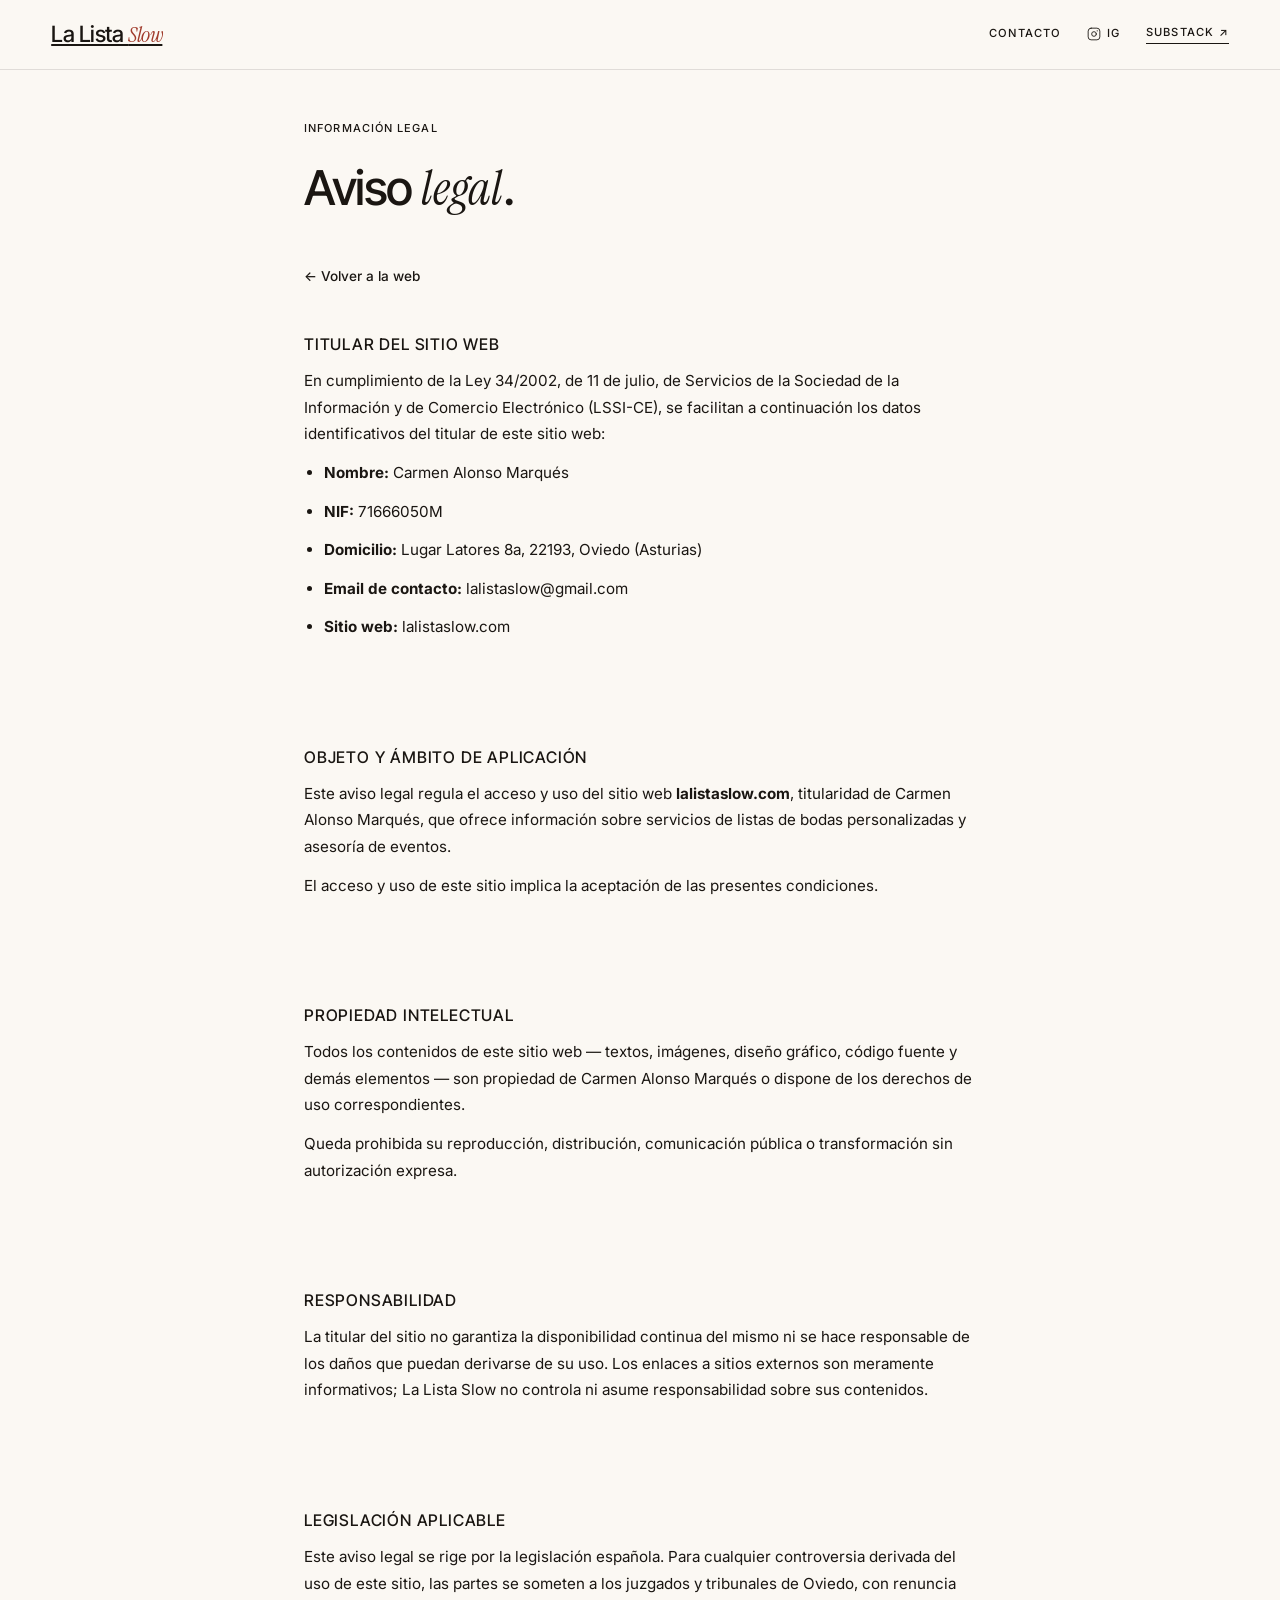
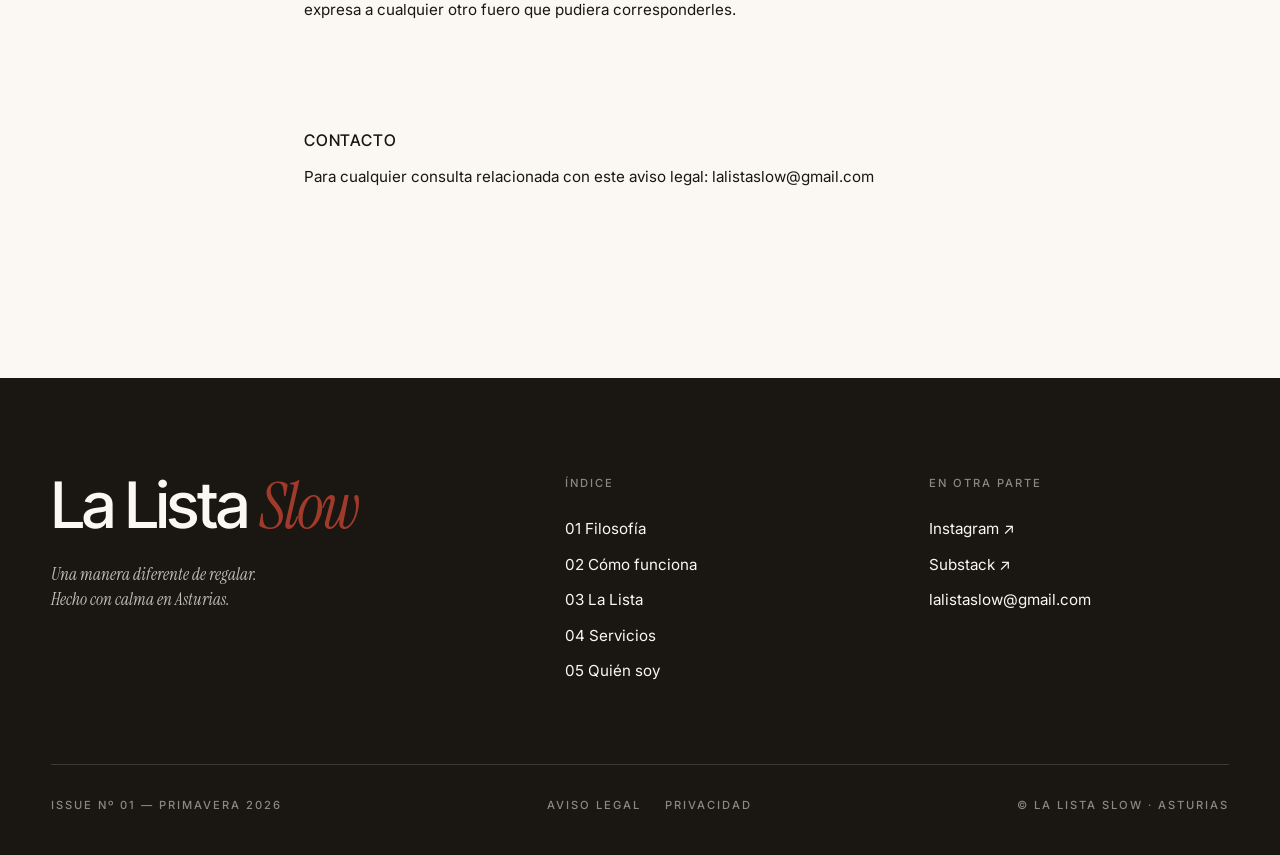
<file: aviso-legal.html>
<!DOCTYPE html>
<html lang="es">
<head>
    <meta charset="UTF-8">
    <meta name="viewport" content="width=device-width, initial-scale=1.0">

    <link rel="icon" type="image/svg+xml" href="./favicon.svg">
    <link rel="icon" type="image/png" sizes="32x32" href="./favicon-32x32.png">
    <link rel="apple-touch-icon" sizes="180x180" href="./apple-touch-icon.png">

    <title>Aviso Legal | La Lista Slow</title>
    <meta name="description" content="Aviso legal de La Lista Slow. Información sobre el titular del sitio web y condiciones de uso.">
    <meta name="robots" content="noindex, follow">
    <link rel="canonical" href="https://lalistaslow.com/aviso-legal.html">

    <link rel="preconnect" href="https://fonts.googleapis.com">
    <link rel="preconnect" href="https://fonts.gstatic.com" crossorigin>
    <link href="https://fonts.googleapis.com/css2?family=Instrument+Serif:ital@0;1&family=Inter+Tight:ital,wght@0,300..700;1,400&family=Inter:wght@300;400;500;600;700&display=swap" rel="stylesheet">
    <link rel="stylesheet" href="./styles.css">

    <style>
        .legal-page {
            min-height: 100vh;
            padding: 120px 0 80px;
            background: var(--color-cream);
        }
        .legal-inner {
            max-width: 720px;
            margin: 0 auto;
            padding: 0 24px;
        }
        .legal-eyebrow {
            font-family: 'Inter', sans-serif;
            font-size: 11px;
            font-weight: 500;
            letter-spacing: 0.1em;
            text-transform: uppercase;
            color: var(--color-sand);
            margin-bottom: 24px;
        }
        .legal-titulo {
            font-family: 'Inter Tight', sans-serif;
            font-size: clamp(2rem, 5vw, 3rem);
            font-weight: 500;
            letter-spacing: -0.03em;
            color: var(--color-dark);
            margin-bottom: 48px;
            line-height: 1.1;
        }
        .legal-titulo em {
            font-family: 'Instrument Serif', serif;
            font-style: italic;
            font-weight: 400;
            color: var(--color-terracota);
        }
        .legal-section {
            margin-bottom: 48px;
            padding-bottom: 48px;
            border-bottom: 1px solid var(--color-linen);
        }
        .legal-section:last-child {
            border-bottom: none;
        }
        .legal-section h2 {
            font-family: 'Inter Tight', sans-serif;
            font-size: 1rem;
            font-weight: 500;
            letter-spacing: 0.05em;
            text-transform: uppercase;
            color: var(--color-sand);
            margin-bottom: 16px;
        }
        .legal-section p,
        .legal-section li {
            font-family: 'Inter', sans-serif;
            font-size: 0.95rem;
            line-height: 1.75;
            color: var(--color-dark);
            margin-bottom: 12px;
        }
        .legal-section ul {
            padding-left: 20px;
            margin-bottom: 12px;
        }
        .legal-section a {
            color: var(--color-terracota);
            text-decoration: none;
        }
        .legal-section a:hover {
            text-decoration: underline;
        }
        .legal-back {
            display: inline-flex;
            align-items: center;
            gap: 8px;
            font-family: 'Inter', sans-serif;
            font-size: 0.85rem;
            font-weight: 500;
            color: var(--color-sand);
            text-decoration: none;
            margin-bottom: 48px;
            transition: color 0.2s;
        }
        .legal-back:hover {
            color: var(--color-dark);
        }
    </style>
</head>
<body>

    <nav class="navbar is-scrolled">
        <a href="./index.html" class="logo">La Lista <em>Slow</em></a>
        <div class="nav-links">
            <a href="mailto:lalistaslow@gmail.com">Contacto</a>
            <a href="https://www.instagram.com/lalistaslow/" target="_blank" class="nav-instagram" aria-label="Instagram">
                <svg xmlns="http://www.w3.org/2000/svg" width="14" height="14" viewBox="0 0 24 24" fill="none" stroke="currentColor" stroke-width="1.5" stroke-linecap="round" stroke-linejoin="round"><rect x="2" y="2" width="20" height="20" rx="5" ry="5"/><circle cx="12" cy="12" r="4"/><circle cx="17.5" cy="6.5" r="1" fill="currentColor" stroke="none"/></svg>
                IG
            </a>
            <a href="https://substack.com/@lalistaslow" target="_blank" class="nav-substack">Substack ↗</a>
        </div>
    </nav>

    <main class="legal-page">
        <div class="legal-inner">

            <p class="legal-eyebrow">Información legal</p>
            <h1 class="legal-titulo">Aviso <em>legal</em>.</h1>

            <a href="./index.html" class="legal-back">← Volver a la web</a>

            <div class="legal-section">
                <h2>Titular del sitio web</h2>
                <p>En cumplimiento de la Ley 34/2002, de 11 de julio, de Servicios de la Sociedad de la Información y de Comercio Electrónico (LSSI-CE), se facilitan a continuación los datos identificativos del titular de este sitio web:</p>
                <ul>
                    <li><strong>Nombre:</strong> Carmen Alonso Marqués</li>
                    <li><strong>NIF:</strong> 71666050M</li>
                    <li><strong>Domicilio:</strong> Lugar Latores 8a, 22193, Oviedo (Asturias)</li>
                    <li><strong>Email de contacto:</strong> <a href="mailto:lalistaslow@gmail.com">lalistaslow@gmail.com</a></li>
                    <li><strong>Sitio web:</strong> lalistaslow.com</li>
                </ul>
            </div>

            <div class="legal-section">
                <h2>Objeto y ámbito de aplicación</h2>
                <p>Este aviso legal regula el acceso y uso del sitio web <strong>lalistaslow.com</strong>, titularidad de Carmen Alonso Marqués, que ofrece información sobre servicios de listas de bodas personalizadas y asesoría de eventos.</p>
                <p>El acceso y uso de este sitio implica la aceptación de las presentes condiciones.</p>
            </div>

            <div class="legal-section">
                <h2>Propiedad intelectual</h2>
                <p>Todos los contenidos de este sitio web — textos, imágenes, diseño gráfico, código fuente y demás elementos — son propiedad de Carmen Alonso Marqués o dispone de los derechos de uso correspondientes.</p>
                <p>Queda prohibida su reproducción, distribución, comunicación pública o transformación sin autorización expresa.</p>
            </div>

            <div class="legal-section">
                <h2>Responsabilidad</h2>
                <p>La titular del sitio no garantiza la disponibilidad continua del mismo ni se hace responsable de los daños que puedan derivarse de su uso. Los enlaces a sitios externos son meramente informativos; La Lista Slow no controla ni asume responsabilidad sobre sus contenidos.</p>
            </div>

            <div class="legal-section">
                <h2>Legislación aplicable</h2>
                <p>Este aviso legal se rige por la legislación española. Para cualquier controversia derivada del uso de este sitio, las partes se someten a los juzgados y tribunales de Oviedo, con renuncia expresa a cualquier otro fuero que pudiera corresponderles.</p>
            </div>

            <div class="legal-section">
                <h2>Contacto</h2>
                <p>Para cualquier consulta relacionada con este aviso legal: <a href="mailto:lalistaslow@gmail.com">lalistaslow@gmail.com</a></p>
            </div>

        </div>
    </main>

    <footer>
        <div class="container">
            <div class="footer-top">
                <div class="footer-brand">
                    <div class="logo-footer">La Lista <em>Slow</em></div>
                    <p class="footer-tagline">Una manera diferente de regalar.<br>Hecho con calma en Asturias.</p>
                </div>
                <div class="footer-nav">
                    <span class="footer-nav-title">Índice</span>
                    <a href="./index.html#filosofia">01 Filosofía</a>
                    <a href="./index.html#como-funciona">02 Cómo funciona</a>
                    <a href="./index.html#demo-list">03 La Lista</a>
                    <a href="./index.html#servicios">04 Servicios</a>
                    <a href="./index.html#quien-soy">05 Quién soy</a>
                </div>
                <div class="footer-nav">
                    <span class="footer-nav-title">En otra parte</span>
                    <a href="https://www.instagram.com/lalistaslow/" target="_blank">Instagram ↗</a>
                    <a href="https://substack.com/@lalistaslow" target="_blank">Substack ↗</a>
                    <a href="mailto:lalistaslow@gmail.com">lalistaslow@gmail.com</a>
                </div>
            </div>
            <div class="footer-bottom">
                <span>Issue Nº 01 — Primavera 2026</span>
                <span class="footer-legal-links">
                    <a href="./aviso-legal.html">Aviso legal</a>
                    <a href="./privacidad.html">Privacidad</a>
                </span>
                <span>© La Lista Slow · Asturias</span>
            </div>
        </div>
    </footer>

</body>
</html>
</file>
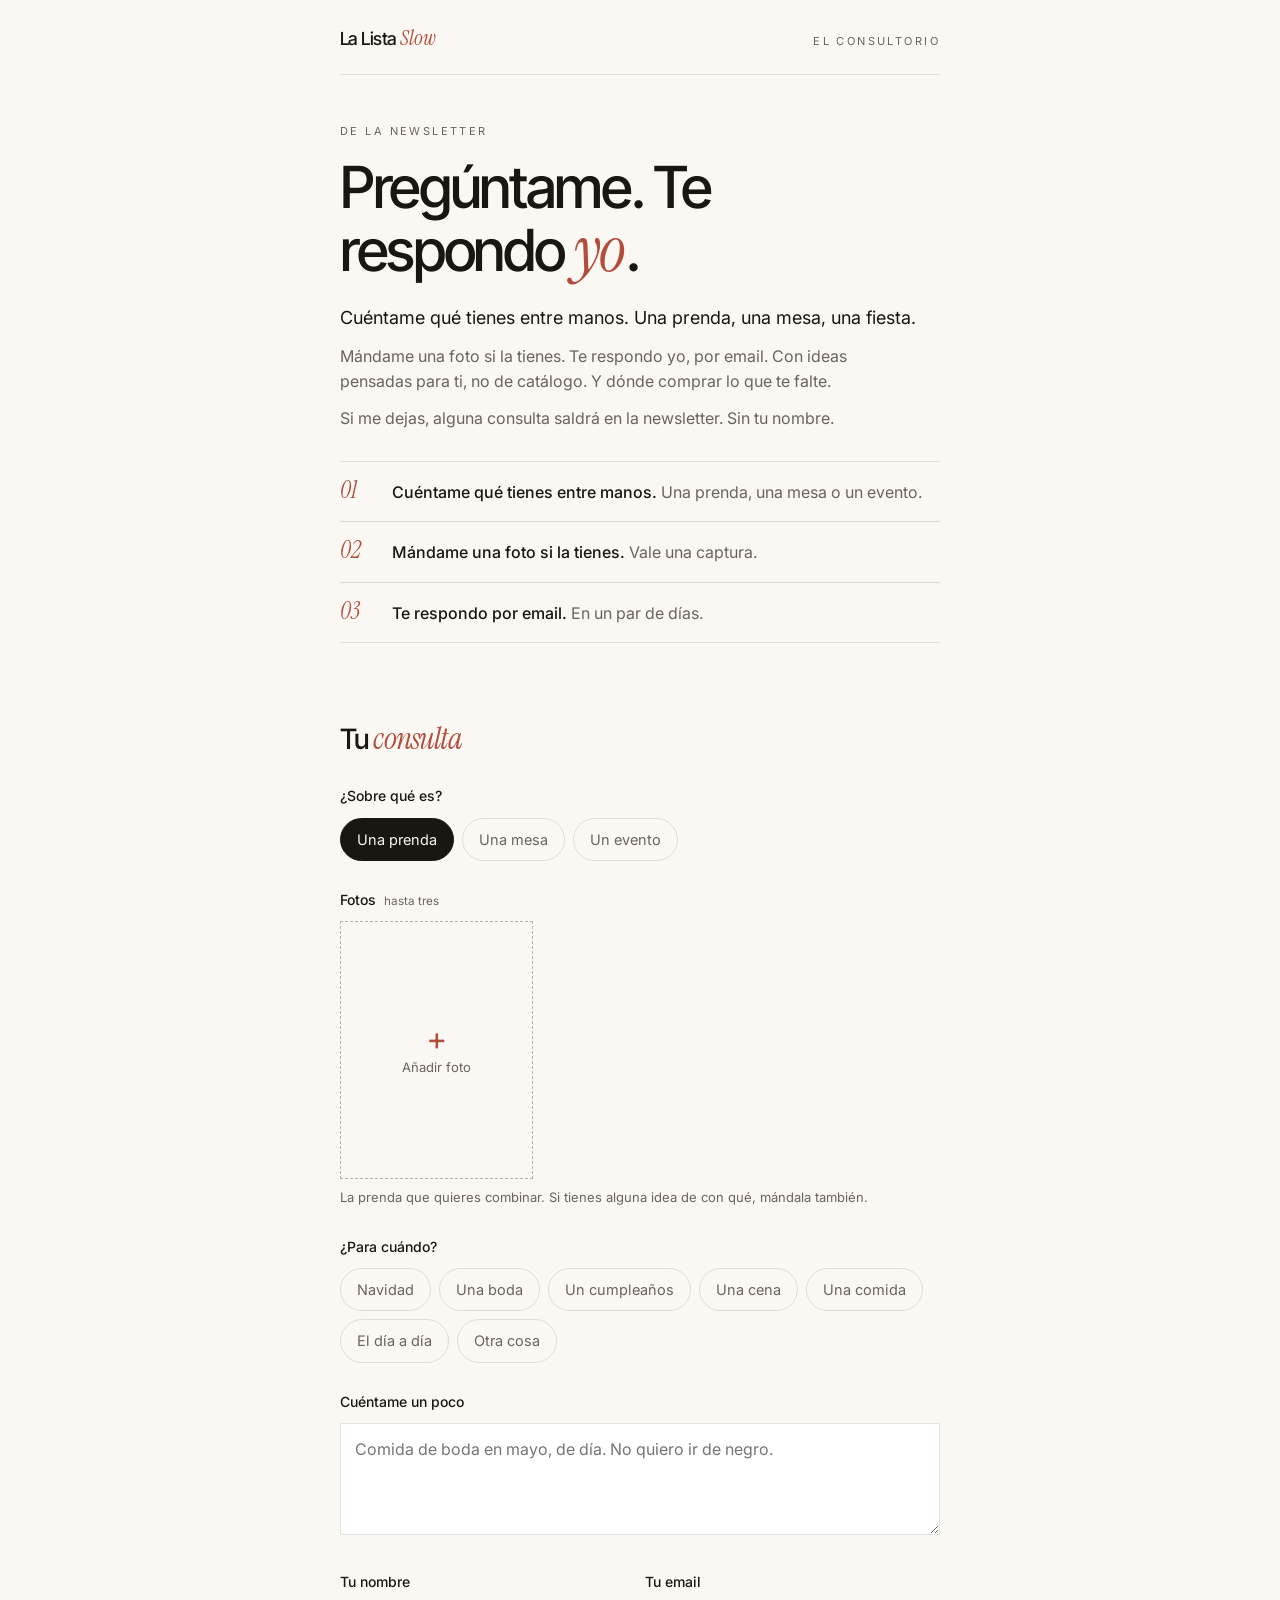
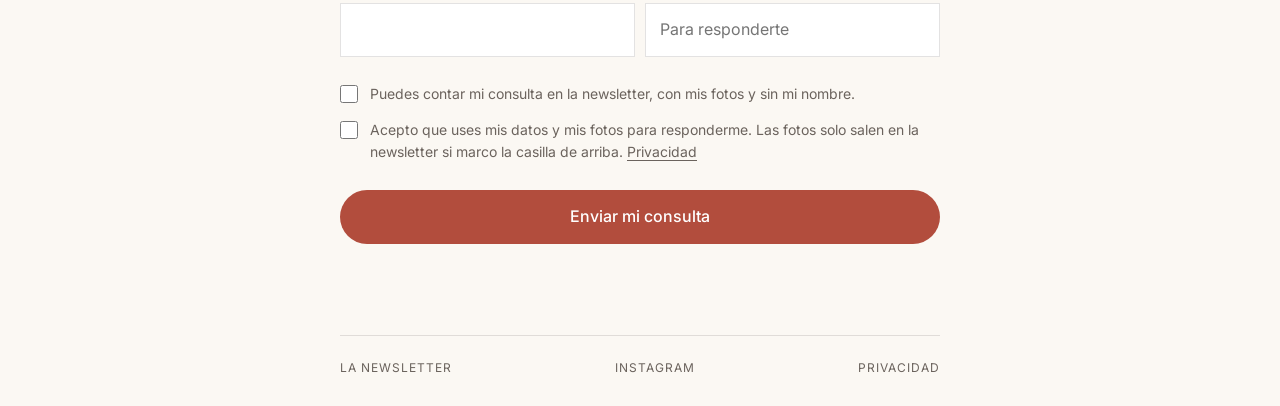
<file: consultorio.html>
<!DOCTYPE html>
<html lang="es">
<head>
  <meta charset="UTF-8">
  <meta name="viewport" content="width=device-width, initial-scale=1, viewport-fit=cover">
  <title>El consultorio — La Lista Slow</title>
  <meta name="description" content="El consultorio de la newsletter de La Lista Slow. Una prenda, una mesa o un evento: me lo cuentas y te respondo yo.">
  <meta name="theme-color" content="#FBF8F3">
  <link rel="icon" type="image/svg+xml" href="./favicon.svg">
  <link rel="icon" type="image/png" sizes="32x32" href="./favicon-32x32.png">
  <link rel="apple-touch-icon" sizes="180x180" href="./apple-touch-icon.png">
  <meta property="og:type" content="website">
  <meta property="og:url" content="https://lalistaslow.com/consultorio.html">
  <meta property="og:title" content="El consultorio de La Lista Slow">
  <meta property="og:description" content="Pregúntame. Te respondo yo.">
  <meta property="og:image" content="https://lalistaslow.com/og-image.jpg">
  <meta property="og:locale" content="es_ES">
  <link rel="preconnect" href="https://fonts.googleapis.com">
  <link rel="preconnect" href="https://fonts.gstatic.com" crossorigin>
  <link href="https://fonts.googleapis.com/css2?family=Inter+Tight:wght@500&family=Instrument+Serif:ital@1&family=Inter:wght@400;500&display=swap" rel="stylesheet">
  <style>
    :root {
      --crema: #FBF8F3;
      --lino: #F2EDE4;
      --lino-2: #E9E2D6;
      --marron: #1A1612;
      --arena: #6B635D;
      --linea: rgba(26, 22, 18, 0.12);
      --terracota: #B24D3D;
      --terracota-osc: #8C392A;
    }
    *, *::before, *::after { box-sizing: border-box; margin: 0; padding: 0; }
    html, body { background: var(--crema); color: var(--marron); }
    body { font-family: 'Inter', system-ui, sans-serif; font-size: 16px; line-height: 1.6; -webkit-font-smoothing: antialiased; }
    a { color: inherit; }
    button, input, textarea { font: inherit; color: inherit; }
    button { background: none; border: 0; cursor: pointer; }
    em { font-family: 'Instrument Serif', serif; font-style: italic; font-weight: 400; color: var(--terracota); }

    .wrap { max-width: 640px; margin: 0 auto; padding: 0 20px; }

    /* Cabecera */
    .top { display: flex; justify-content: space-between; align-items: baseline; padding: 22px 0 18px; border-bottom: 1px solid var(--linea); }
    .logo { font-family: 'Inter Tight', sans-serif; font-weight: 500; font-size: 18px; letter-spacing: -0.03em; text-decoration: none; }
    .logo em { font-size: 21px; letter-spacing: 0; }
    .eyebrow { font-size: 11px; letter-spacing: 0.22em; text-transform: uppercase; color: var(--arena); }

    /* Intro */
    .hero { padding: 48px 0 36px; }
    .hero .eyebrow { display: block; margin-bottom: 18px; }
    h1 { font-family: 'Inter Tight', sans-serif; font-weight: 500; font-size: clamp(38px, 9vw, 58px); letter-spacing: -0.04em; line-height: 1.02; }
    h1 em { font-size: 1.1em; letter-spacing: -0.01em; }
    .lead { font-size: 18px; line-height: 1.55; margin-top: 22px; max-width: 34em; }
    .lead + .lead { margin-top: 12px; color: var(--arena); font-size: 16px; }

    .steps { list-style: none; border-top: 1px solid var(--linea); margin-top: 8px; }
    .steps li { display: grid; grid-template-columns: 52px 1fr; padding: 16px 0; border-bottom: 1px solid var(--linea); align-items: baseline; }
    .steps .n { font-family: 'Instrument Serif', serif; font-style: italic; color: var(--terracota); font-size: 24px; line-height: 1; }
    .steps b { font-weight: 500; }
    .steps span { color: var(--arena); }

    .offer { margin: 28px 0 0; padding: 18px 20px; background: var(--lino); font-size: 15px; line-height: 1.5; }
    .offer b { font-weight: 500; }

    /* Formulario */
    form { padding: 44px 0 20px; }
    .h2 { font-family: 'Inter Tight', sans-serif; font-weight: 500; font-size: 28px; letter-spacing: -0.03em; line-height: 1.1; margin-bottom: 6px; }
    .h2 em { font-size: 1.1em; }
    .field { margin-top: 28px; }
    .label { display: block; font-size: 14px; font-weight: 500; margin-bottom: 10px; }
    .label small { font-weight: 400; color: var(--arena); margin-left: 4px; }

    .chips { display: flex; flex-wrap: wrap; gap: 8px; }
    .chip { padding: 9px 16px; border-radius: 99px; border: 1px solid var(--linea); font-size: 14.5px; color: var(--arena); transition: all .15s; }
    .chip:hover { border-color: var(--marron); color: var(--marron); }
    .chip.on { background: var(--marron); border-color: var(--marron); color: var(--crema); }

    .photos { display: grid; grid-template-columns: repeat(3, 1fr); gap: 10px; }
    .slot { aspect-ratio: 3 / 4; background: var(--lino); position: relative; overflow: hidden; display: flex; align-items: center; justify-content: center; }
    .slot img { width: 100%; height: 100%; object-fit: cover; }
    .slot .rm { position: absolute; top: 6px; right: 6px; width: 28px; height: 28px; border-radius: 50%; background: rgba(251,248,243,.92); color: var(--arena); font-size: 17px; line-height: 1; }
    .slot.add { border: 1px dashed rgba(26,22,18,.3); background: transparent; flex-direction: column; gap: 2px; color: var(--arena); font-size: 13px; cursor: pointer; text-align: center; padding: 8px; }
    .slot.add .plus { font-family: 'Inter Tight', sans-serif; font-size: 32px; line-height: 1; color: var(--terracota); }
    .slot.add:hover { border-color: var(--marron); }
    .hint { font-size: 13px; color: var(--arena); margin-top: 8px; }

    .input, textarea {
      width: 100%; border: 1px solid var(--linea); background: #fff; padding: 13px 14px; font-size: 16px; outline: none; border-radius: 0;
    }
    .input:focus, textarea:focus { border-color: var(--marron); }
    textarea { min-height: 112px; resize: vertical; line-height: 1.5; }
    .row2 { display: grid; grid-template-columns: 1fr 1fr; gap: 10px; }

    .check { display: flex; gap: 12px; align-items: flex-start; font-size: 14px; color: var(--arena); margin-top: 26px; cursor: pointer; }
    .check input { width: 18px; height: 18px; margin-top: 2px; accent-color: var(--terracota); flex: 0 0 auto; }
    .check a { text-underline-offset: 3px; }

    .send {
      width: 100%; margin-top: 26px; min-height: 54px; border-radius: 99px;
      background: var(--terracota); color: #fff; font-weight: 500; font-size: 16px; transition: background .15s;
    }
    .send:hover { background: var(--terracota-osc); }
    .send[disabled] { opacity: .5; pointer-events: none; }
    .error { color: var(--terracota-osc); font-size: 14px; margin-top: 12px; min-height: 1.4em; }

    /* Gracias */
    .done { display: none; padding: 56px 0 40px; }
    .done.on { display: block; }
    .done p { font-size: 18px; margin-top: 18px; max-width: 30em; }
    .done .sign { font-family: 'Instrument Serif', serif; font-style: italic; color: var(--terracota); font-size: 26px; margin-top: 22px; }
    .closed { display: none; }
    body.is-closed .closed { display: block; }
    body.is-closed form, body.is-closed .offer { display: none; }

    footer { border-top: 1px solid var(--linea); margin-top: 40px; padding: 22px 0 calc(28px + env(safe-area-inset-bottom)); display: flex; justify-content: space-between; flex-wrap: wrap; gap: 8px; font-size: 12px; letter-spacing: .08em; text-transform: uppercase; color: var(--arena); }
    footer a { text-decoration: none; }
    footer a:hover { color: var(--terracota); }

    @media (max-width: 420px) {
      .row2 { grid-template-columns: 1fr; }
      .hero { padding-top: 36px; }
    }
  </style>
</head>
<body>
  <div class="wrap">
    <header class="top">
      <a class="logo" href="https://substack.com/@lalistaslow">La Lista <em>Slow</em></a>
      <span class="eyebrow">El consultorio</span>
    </header>

    <section class="hero">
      <span class="eyebrow">De la newsletter</span>
      <h1>Pregúntame. Te respondo <em>yo</em>.</h1>
      <p class="lead">Cuéntame qué tienes entre manos. Una prenda, una mesa, una fiesta.</p>
      <p class="lead">Mándame una foto si la tienes. Te respondo yo, por email. Con ideas pensadas para ti, no de catálogo. Y dónde comprar lo que te falte.</p>
      <p class="lead">Si me dejas, alguna consulta saldrá en la newsletter. Sin tu nombre.</p>

      <ol class="steps" style="margin-top:30px">
        <li><span class="n">01</span><div><b>Cuéntame qué tienes entre manos.</b> <span>Una prenda, una mesa o un evento.</span></div></li>
        <li><span class="n">02</span><div><b>Mándame una foto si la tienes.</b> <span>Vale una captura.</span></div></li>
        <li><span class="n">03</span><div><b>Te respondo por email.</b> <span>En un par de días.</span></div></li>
      </ol>

      <p class="offer closed"><b>El consultorio está cerrado unos días.</b> Me han llegado muchas y quiero responder bien a todas. Vuelve pronto.</p>
    </section>

    <form id="form" novalidate>
      <h2 class="h2">Tu <em>consulta</em></h2>

      <div class="field">
        <span class="label">¿Sobre qué es?</span>
        <div class="chips" data-name="tipo">
          <button type="button" class="chip on" data-v="Ropa">Una prenda</button>
          <button type="button" class="chip" data-v="Mesa">Una mesa</button>
          <button type="button" class="chip" data-v="Evento">Un evento</button>
        </div>
      </div>

      <div class="field">
        <span class="label">Fotos <small id="photoSmall">hasta tres</small></span>
        <div class="photos" id="photos"></div>
        <p class="hint" id="photoHint">La prenda que quieres combinar. Si tienes alguna idea de con qué, mándala también.</p>
        <input type="file" id="file" accept="image/*" multiple hidden>
      </div>

      <div class="field">
        <span class="label">¿Para cuándo?</span>
        <div class="chips" data-name="ocasion">
          <button type="button" class="chip" data-v="Navidad">Navidad</button>
          <button type="button" class="chip" data-v="Boda">Una boda</button>
          <button type="button" class="chip" data-v="Cumpleaños">Un cumpleaños</button>
          <button type="button" class="chip" data-v="Cena">Una cena</button>
          <button type="button" class="chip" data-v="Comida">Una comida</button>
          <button type="button" class="chip" data-v="Día a día">El día a día</button>
          <button type="button" class="chip" data-v="Otra">Otra cosa</button>
        </div>
      </div>

      <div class="field">
        <label class="label" for="msg">Cuéntame un poco</label>
        <textarea id="msg" maxlength="800" placeholder="Comida de boda en mayo, de día. No quiero ir de negro."></textarea>
      </div>

      <div class="field row2">
        <div>
          <label class="label" for="nombre">Tu nombre</label>
          <input class="input" id="nombre" autocomplete="given-name" maxlength="80">
        </div>
        <div>
          <label class="label" for="email">Tu email</label>
          <input class="input" id="email" type="email" autocomplete="email" maxlength="120" placeholder="Para responderte">
        </div>
      </div>

      <label class="check">
        <input type="checkbox" id="publicar">
        <span>Puedes contar mi consulta en la newsletter, con mis fotos y sin mi nombre.</span>
      </label>

      <label class="check" style="margin-top:14px">
        <input type="checkbox" id="ok">
        <span>Acepto que uses mis datos y mis fotos para responderme. Las fotos solo salen en la newsletter si marco la casilla de arriba. <a href="./privacidad.html" target="_blank">Privacidad</a></span>
      </label>

      <button class="send" id="send" type="submit">Enviar mi consulta</button>
      <p class="error" id="error" role="alert"></p>
    </form>

    <section class="done" id="done">
      <h1>Recibido.</h1>
      <p>Te escribo en un par de días. Mira tu bandeja de entrada, y por si acaso también la de promociones.</p>
      <p>Mientras, no compres nada todavía.</p>
      <p class="sign">Carmen</p>
      <a class="send" style="display:flex;align-items:center;justify-content:center;text-decoration:none;margin-top:36px" href="https://substack.com/@lalistaslow">Leer la newsletter</a>
    </section>

    <footer>
      <a href="https://substack.com/@lalistaslow">La newsletter</a>
      <a href="https://www.instagram.com/lalistaslow/">Instagram</a>
      <a href="./privacidad.html">Privacidad</a>
    </footer>
  </div>

<script>
  /* Para cerrar el consultorio unos días si llegan demasiadas: cambia a true y publica. */
  const CERRADO = false;
  if (CERRADO) document.body.classList.add('is-closed');

  const state = { tipo: 'Ropa', ocasion: '', fotos: [] };
  const TEXTOS = {
    Ropa: { hint: 'La prenda que quieres combinar. Si tienes alguna idea de con qué, mándala también.',
            placeholder: 'Comida de boda en mayo, de día. No quiero ir de negro.' },
    Mesa: { hint: 'El mantel, la vajilla o lo que tengas. Si puedes, también una foto de la mesa o del sitio.',
            placeholder: 'Cena de Nochebuena, somos ocho. Tengo este mantel y vajilla blanca.' },
    Evento: { hint: 'Fotos del sitio o de algo que te guste. Si no tienes, no pasa nada.',
              placeholder: 'Cumpleaños de mi hija, cumple seis. En casa, unos quince niños. No sé dónde comprar la decoración.' }
  };
  const MAX = 3;

  // Chips
  document.querySelectorAll('.chips').forEach(group => {
    group.addEventListener('click', e => {
      const b = e.target.closest('.chip'); if (!b) return;
      group.querySelectorAll('.chip').forEach(c => c.classList.toggle('on', c === b));
      state[group.dataset.name] = b.dataset.v;
      if (group.dataset.name === 'tipo') {
        const T = TEXTOS[b.dataset.v];
        document.getElementById('photoHint').textContent = T.hint;
        document.getElementById('msg').placeholder = T.placeholder;
        document.getElementById('photoSmall').textContent = b.dataset.v === 'Evento' ? 'si tienes, hasta tres' : 'hasta tres';
      }
    });
  });

  // Fotos: se reducen en el móvil antes de enviarse
  const fileInput = document.getElementById('file');
  function renderPhotos() {
    const el = document.getElementById('photos');
    el.innerHTML = state.fotos.map((f, i) => `<div class="slot"><img src="${f.url}" alt=""><button type="button" class="rm" aria-label="Quitar foto" data-i="${i}">×</button></div>`).join('')
      + (state.fotos.length < MAX ? `<button type="button" class="slot add" id="addPhoto"><span class="plus">+</span>Añadir foto</button>` : '');
    const add = document.getElementById('addPhoto');
    if (add) add.onclick = () => fileInput.click();
    el.querySelectorAll('.rm').forEach(b => b.onclick = () => { state.fotos.splice(+b.dataset.i, 1); renderPhotos(); });
  }
  function shrink(file) {
    return new Promise((ok, ko) => {
      const r = new FileReader();
      r.onload = () => {
        const im = new Image();
        im.onload = () => {
          const s = Math.min(1, 1400 / Math.max(im.width, im.height));
          const c = document.createElement('canvas');
          c.width = Math.round(im.width * s); c.height = Math.round(im.height * s);
          const ctx = c.getContext('2d');
          ctx.fillStyle = '#fff'; ctx.fillRect(0, 0, c.width, c.height);
          ctx.drawImage(im, 0, 0, c.width, c.height);
          ok({ url: c.toDataURL('image/jpeg', 0.82) });
        };
        im.onerror = ko;
        im.src = r.result;
      };
      r.onerror = ko;
      r.readAsDataURL(file);
    });
  }
  fileInput.addEventListener('change', async () => {
    const files = [...fileInput.files].slice(0, MAX - state.fotos.length);
    for (const f of files) { try { state.fotos.push(await shrink(f)); } catch (e) { showError('Esa foto no se ha podido leer. Prueba con otra.'); } }
    fileInput.value = '';
    renderPhotos();
  });
  renderPhotos();

  // Envío
  const showError = msg => { document.getElementById('error').textContent = msg; };
  document.getElementById('form').addEventListener('submit', async e => {
    e.preventDefault();
    showError('');
    const nombre = document.getElementById('nombre').value.trim();
    const email = document.getElementById('email').value.trim();
    const mensaje = document.getElementById('msg').value.trim();
    if (!state.fotos.length && state.tipo !== 'Evento') return showError('Falta la foto. Sin ver la prenda o la mesa no puedo ayudarte.');
    if (state.tipo === 'Evento' && !mensaje) return showError('Cuéntame un poco el evento.');
    if (!state.ocasion) return showError('Dime para cuándo es.');
    if (!nombre) return showError('Falta tu nombre.');
    if (!/^[^\s@]+@[^\s@]+\.[^\s@]+$/.test(email)) return showError('Revisa el email. Es por donde te voy a responder.');
    if (!document.getElementById('ok').checked) return showError('Marca la casilla de las fotos para poder enviarla.');

    const btn = document.getElementById('send');
    btn.disabled = true; btn.textContent = 'Enviando…';
    try {
      const res = await fetch('/api/consulta', {
        method: 'POST',
        headers: { 'Content-Type': 'application/json' },
        body: JSON.stringify({ tipo: state.tipo, ocasion: state.ocasion, mensaje, nombre, email, publicar: document.getElementById('publicar').checked, fotos: state.fotos.map(f => f.url) })
      });
      if (!res.ok) throw new Error(res.status);
      document.getElementById('form').style.display = 'none';
      document.getElementById('done').classList.add('on');
      window.scrollTo({ top: document.getElementById('done').offsetTop - 20, behavior: 'smooth' });
    } catch (err) {
      showError('No se ha podido enviar. Prueba otra vez o escríbeme a lalistaslow@gmail.com.');
      btn.disabled = false; btn.textContent = 'Enviar mi consulta';
    }
  });
</script>
</body>
</html>
</file>
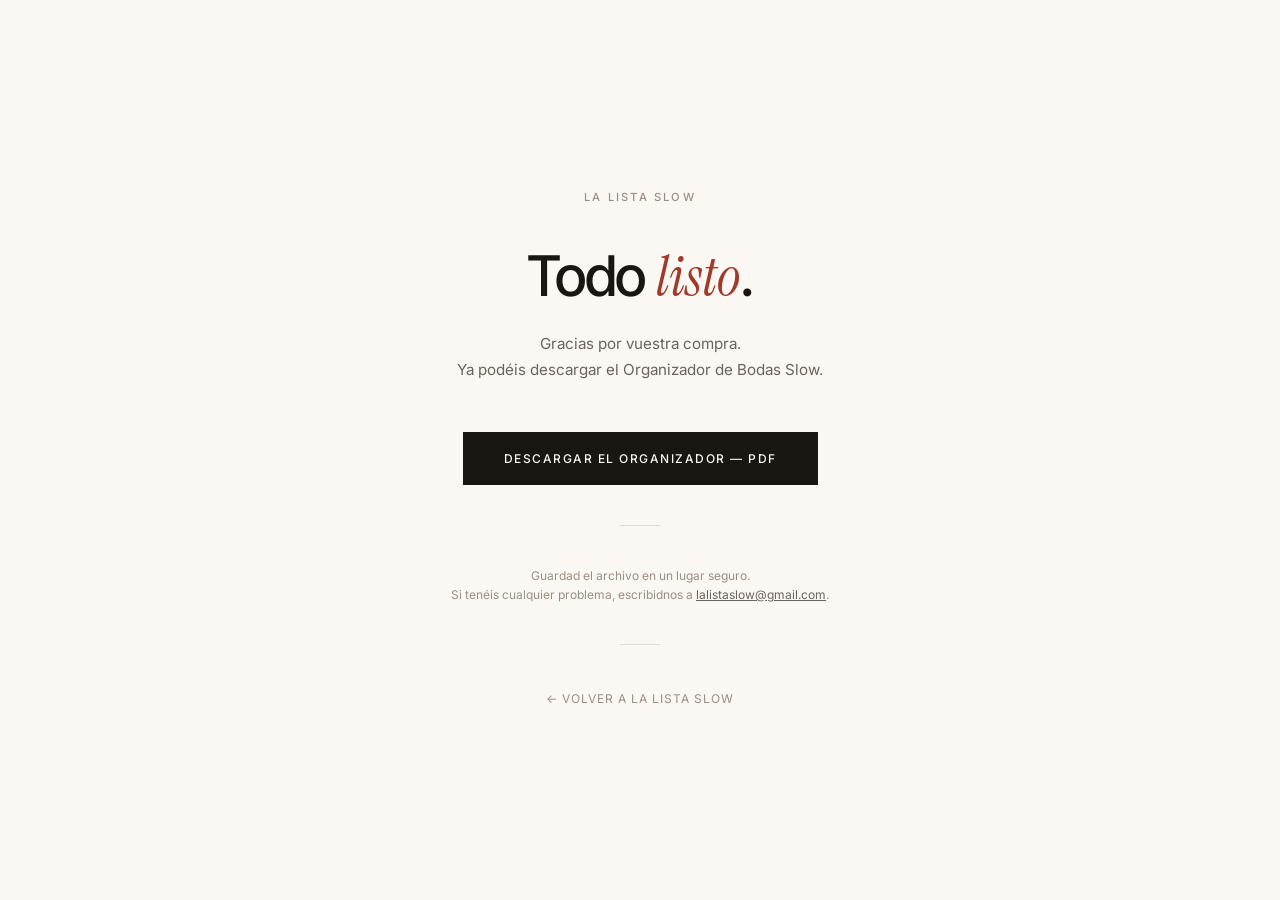
<file: gracias-organizador.html>
<!DOCTYPE html>
<html lang="es">
<head>
  <meta charset="UTF-8">
  <meta name="viewport" content="width=device-width, initial-scale=1.0">
  <title>Gracias — El Organizador de Bodas Slow</title>
  <meta name="robots" content="noindex, nofollow">

  <link rel="icon" type="image/svg+xml" href="./favicon.svg">
  <link rel="icon" type="image/png" sizes="32x32" href="./favicon-32x32.png">
  <link rel="apple-touch-icon" sizes="180x180" href="./apple-touch-icon.png">

  <link rel="preconnect" href="https://fonts.googleapis.com">
  <link rel="preconnect" href="https://fonts.gstatic.com" crossorigin>
  <link href="https://fonts.googleapis.com/css2?family=Instrument+Serif:ital,wght@0,400;1,400&family=Inter+Tight:ital,wght@0,300..700;1,400&family=Inter:wght@300;400;500;600;700&display=swap" rel="stylesheet">
  <link rel="stylesheet" href="./styles.css">

  <style>
    .gracias-wrap {
      min-height: 100vh;
      display: flex;
      align-items: center;
      justify-content: center;
      padding: 6rem 4%;
      background: var(--bg-color);
    }

    .gracias-inner {
      max-width: 520px;
      text-align: center;
    }

    .gracias-eyebrow {
      font-family: var(--font-body);
      font-size: 0.7rem;
      text-transform: uppercase;
      letter-spacing: 2.2px;
      color: var(--text-muted);
      font-weight: 500;
      margin-bottom: 2.5rem;
      display: block;
    }

    .gracias-title {
      font-size: clamp(2.2rem, 5vw, 3.5rem);
      line-height: 1.05;
      margin-bottom: 1.5rem;
    }

    .gracias-text {
      font-size: 0.95rem;
      color: var(--text-secondary);
      line-height: 1.75;
      margin-bottom: 3rem;
    }

    .gracias-divider {
      width: 40px;
      height: 1px;
      background: var(--line-soft);
      margin: 2.5rem auto;
    }

    .gracias-nota {
      font-size: 0.75rem;
      color: var(--text-muted);
      line-height: 1.6;
    }

    .btn {
      display: inline-block;
      padding: 1rem 2.5rem;
      font-family: var(--font-body);
      font-size: 0.75rem;
      font-weight: 500;
      letter-spacing: 1.5px;
      text-transform: uppercase;
      text-decoration: none;
      cursor: pointer;
      transition: all 0.4s cubic-bezier(0.22, 1, 0.36, 1);
      border: 1.5px solid transparent;
    }

    .btn-primary {
      background: var(--text-primary);
      color: var(--bg-color);
      border-color: var(--text-primary);
    }

    .btn-primary:hover {
      background: var(--accent-color);
      border-color: var(--accent-color);
    }
  </style>
</head>
<body>

  <div class="gracias-wrap">
    <div class="gracias-inner">
      <span class="gracias-eyebrow">La Lista Slow</span>
      <h1 class="gracias-title">Todo <em>listo</em>.</h1>
      <p class="gracias-text">
        Gracias por vuestra compra.<br>
        Ya podéis descargar el Organizador de Bodas Slow.
      </p>
      <a href="./downloads/organizador-bodas-slow.pdf" download="El_Organizador_de_Bodas_Slow.pdf" class="btn btn-primary">
        Descargar el Organizador — PDF
      </a>
      <div class="gracias-divider"></div>
      <p class="gracias-nota">
        Guardad el archivo en un lugar seguro.<br>
        Si tenéis cualquier problema, escribidnos a <a href="mailto:lalistaslow@gmail.com" style="color: var(--text-secondary);">lalistaslow@gmail.com</a>.
      </p>
      <div class="gracias-divider"></div>
      <a href="./" style="font-size: 0.75rem; color: var(--text-muted); text-decoration: none; letter-spacing: 1px; text-transform: uppercase;">← Volver a La Lista Slow</a>
    </div>
  </div>

</body>
</html>
</file>
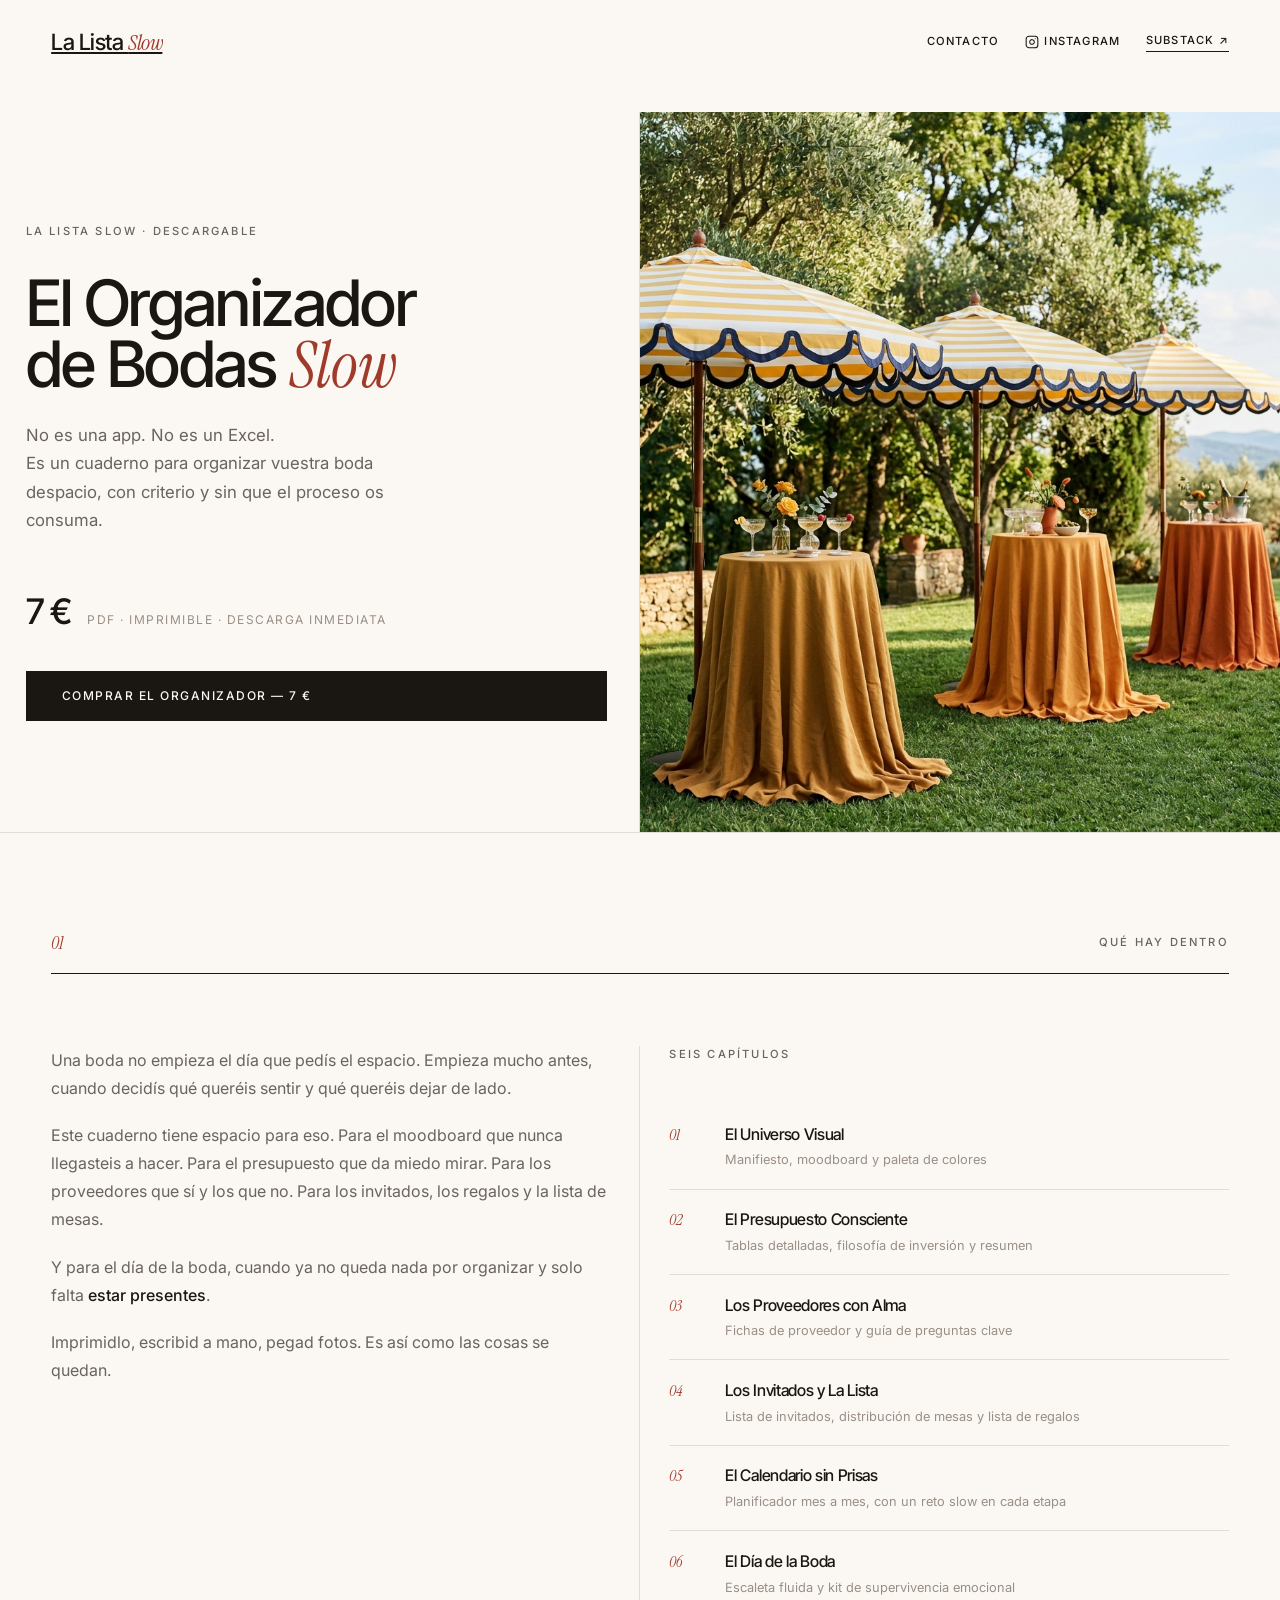
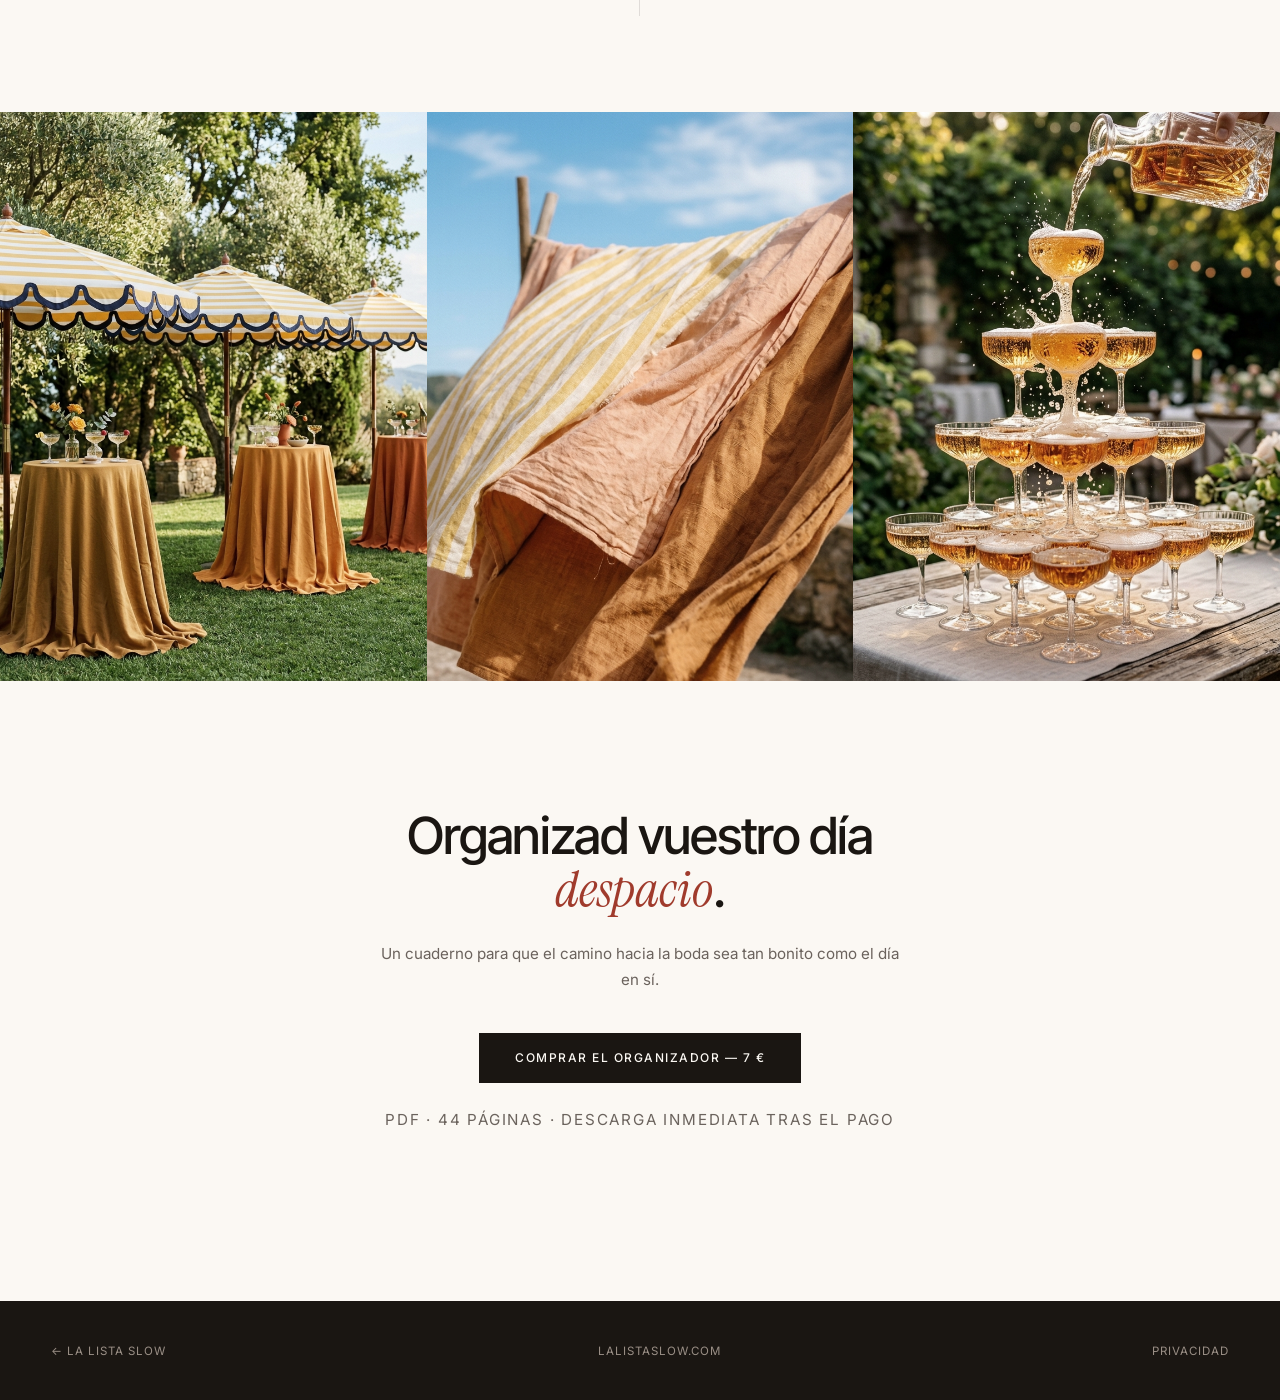
<file: organizador.html>
<!DOCTYPE html>
<html lang="es">
<head>
  <meta charset="UTF-8">
  <meta name="viewport" content="width=device-width, initial-scale=1.0">
  <title>El Organizador de Bodas Slow — La Lista Slow</title>
  <meta name="description" content="Un cuaderno para organizar vuestra boda con intención y calma. Seis capítulos, espacios para escribir, presupuesto, proveedores y el día de la boda. PDF imprimible. 7 €.">

  <meta property="og:title" content="El Organizador de Bodas Slow — La Lista Slow">
  <meta property="og:description" content="No es una app. No es un Excel. Es un cuaderno para pensar despacio.">
  <meta property="og:image" content="https://lalistaslow.com/organizador-portada.png">
  <meta property="og:url" content="https://lalistaslow.com/organizador">
  <meta property="og:type" content="product">

  <link rel="icon" type="image/svg+xml" href="./favicon.svg">
  <link rel="icon" type="image/png" sizes="32x32" href="./favicon-32x32.png">
  <link rel="apple-touch-icon" sizes="180x180" href="./apple-touch-icon.png">

  <link rel="preconnect" href="https://fonts.googleapis.com">
  <link rel="preconnect" href="https://fonts.gstatic.com" crossorigin>
  <link href="https://fonts.googleapis.com/css2?family=Instrument+Serif:ital,wght@0,400;1,400&family=Inter+Tight:ital,wght@0,300..700;1,400&family=Inter:wght@300;400;500;600;700&display=swap" rel="stylesheet">
  <link rel="stylesheet" href="./styles.css">

  <style>
    /* ---- Organizador page styles ---- */
    .org-hero {
      padding-top: 7rem;
      padding-bottom: 0;
      background: var(--bg-color);
    }

    .org-hero-inner {
      display: grid;
      grid-template-columns: 1fr 1fr;
      gap: 0;
      min-height: 80vh;
      align-items: stretch;
    }

    .org-hero-text {
      padding: 5rem 5% 5rem 4%;
      display: flex;
      flex-direction: column;
      justify-content: center;
      border-right: 1px solid var(--line-soft);
    }

    .org-eyebrow {
      font-family: var(--font-body);
      font-size: 0.7rem;
      text-transform: uppercase;
      letter-spacing: 2.2px;
      color: var(--text-secondary);
      font-weight: 500;
      margin-bottom: 2rem;
    }

    .org-title {
      font-size: clamp(2.8rem, 5vw, 5rem);
      line-height: 0.95;
      margin-bottom: 1.5rem;
    }

    .org-subtitle {
      font-size: 1.05rem;
      color: var(--text-secondary);
      line-height: 1.7;
      margin-bottom: 3rem;
      max-width: 36ch;
    }

    .org-price-row {
      display: flex;
      align-items: baseline;
      gap: 1rem;
      margin-bottom: 2rem;
    }

    .org-price {
      font-family: var(--font-display);
      font-size: 2.2rem;
      font-weight: 500;
      letter-spacing: -0.03em;
      color: var(--text-primary);
    }

    .org-price-note {
      font-size: 0.75rem;
      color: var(--text-muted);
      text-transform: uppercase;
      letter-spacing: 1.5px;
    }

    .org-hero-img {
      position: relative;
      overflow: hidden;
      background: var(--bg-alt);
    }

    .org-hero-img img {
      width: 100%;
      height: 100%;
      object-fit: cover;
      object-position: center top;
      display: block;
    }

    /* ---- Divider ---- */
    .org-divider {
      width: 100%;
      height: 1px;
      background: var(--line-soft);
    }

    /* ---- Contenido section ---- */
    .org-contenido {
      padding: 6rem 0;
      background: var(--bg-color);
    }

    .org-contenido-grid {
      display: grid;
      grid-template-columns: 1fr 1fr;
      gap: 0;
    }

    .org-intro-col {
      padding-right: 5%;
      border-right: 1px solid var(--line-soft);
    }

    .org-intro-col p {
      font-size: 1rem;
      color: var(--text-secondary);
      line-height: 1.75;
      margin-bottom: 1.2rem;
    }

    .org-intro-col p:last-child {
      margin-bottom: 0;
    }

    .org-intro-col strong {
      color: var(--text-primary);
      font-weight: 500;
    }

    .org-capitulos-col {
      padding-left: 5%;
    }

    .org-cap-label {
      font-family: var(--font-body);
      font-size: 0.7rem;
      text-transform: uppercase;
      letter-spacing: 2.2px;
      color: var(--text-secondary);
      font-weight: 500;
      margin-bottom: 2.5rem;
    }

    .org-cap-list {
      list-style: none;
      padding: 0;
    }

    .org-cap-item {
      display: flex;
      align-items: baseline;
      gap: 1.5rem;
      padding: 1.1rem 0;
      border-bottom: 1px solid var(--line-soft);
    }

    .org-cap-item:last-child {
      border-bottom: none;
    }

    .org-cap-num {
      font-family: var(--font-serif);
      font-style: italic;
      color: var(--accent-color);
      font-size: 1rem;
      flex-shrink: 0;
      min-width: 2rem;
    }

    .org-cap-name {
      font-family: var(--font-display);
      font-size: 1rem;
      font-weight: 500;
      letter-spacing: -0.02em;
      color: var(--text-primary);
    }

    .org-cap-detail {
      font-size: 0.8rem;
      color: var(--text-muted);
      margin-top: 0.2rem;
    }

    /* ---- Preview strip ---- */
    .org-preview {
      background: var(--bg-alt);
      padding: 0;
      overflow: hidden;
    }

    .org-preview-strip {
      display: flex;
      gap: 0;
    }

    .org-preview-img {
      flex: 1;
      aspect-ratio: 3/4;
      overflow: hidden;
    }

    .org-preview-img img {
      width: 100%;
      height: 100%;
      object-fit: cover;
      object-position: center;
      display: block;
      filter: grayscale(15%);
      transition: filter 0.4s ease;
    }

    .org-preview-img:hover img {
      filter: grayscale(0%);
    }

    /* ---- CTA final ---- */
    .org-cta {
      padding: 8rem 0;
      background: var(--bg-color);
      text-align: center;
    }

    .org-cta-inner {
      max-width: 520px;
      margin: 0 auto;
    }

    .org-cta h2 {
      font-size: clamp(2rem, 4vw, 3.2rem);
      line-height: 1.05;
      margin-bottom: 1.5rem;
    }

    .org-cta p {
      font-size: 0.95rem;
      color: var(--text-secondary);
      line-height: 1.7;
      margin-bottom: 2.5rem;
    }

    .org-cta-meta {
      font-size: 0.72rem;
      color: var(--text-muted);
      text-transform: uppercase;
      letter-spacing: 1.8px;
      margin-top: 1.5rem;
    }

    /* ---- Buttons ---- */
    .btn {
      display: inline-block;
      padding: 0.9rem 2.2rem;
      font-family: var(--font-body);
      font-size: 0.75rem;
      font-weight: 500;
      letter-spacing: 1.5px;
      text-transform: uppercase;
      text-decoration: none;
      cursor: pointer;
      transition: var(--transition);
      border: 1.5px solid transparent;
    }

    .btn-primary {
      background: var(--text-primary);
      color: var(--bg-color);
      border-color: var(--text-primary);
    }

    .btn-primary:hover {
      background: var(--accent-color);
      border-color: var(--accent-color);
    }

    /* ---- Mobile ---- */
    @media (max-width: 768px) {
      .org-hero-inner {
        grid-template-columns: 1fr;
        min-height: auto;
      }

      .org-hero-img {
        aspect-ratio: 4/3;
        order: -1;
      }

      .org-hero-text {
        padding: 3rem 4%;
        border-right: none;
        border-top: 1px solid var(--line-soft);
      }

      .org-contenido-grid {
        grid-template-columns: 1fr;
      }

      .org-intro-col {
        padding-right: 0;
        border-right: none;
        border-bottom: 1px solid var(--line-soft);
        padding-bottom: 3rem;
        margin-bottom: 3rem;
      }

      .org-capitulos-col {
        padding-left: 0;
      }

      .org-preview-strip {
        flex-direction: row;
      }

      .org-preview-img {
        aspect-ratio: 1;
      }
    }
  </style>
</head>
<body>

  <!-- Navbar -->
  <nav class="navbar" id="navbar">
    <a href="./" class="logo">La Lista <em>Slow</em></a>
    <div class="nav-links">
      <a href="mailto:lalistaslow@gmail.com">Contacto</a>
      <a href="https://www.instagram.com/lalistaslow/" target="_blank" class="nav-instagram" aria-label="Instagram">
        <svg width="14" height="14" viewBox="0 0 24 24" fill="none" stroke="currentColor" stroke-width="1.8" stroke-linecap="round" stroke-linejoin="round" aria-hidden="true"><rect x="2" y="2" width="20" height="20" rx="5" ry="5"/><path d="M16 11.37A4 4 0 1 1 12.63 8 4 4 0 0 1 16 11.37z"/><line x1="17.5" y1="6.5" x2="17.51" y2="6.5"/></svg>
        Instagram
      </a>
      <a href="https://substack.com/@lalistaslow" target="_blank" class="nav-substack">Substack ↗</a>
    </div>
  </nav>

  <!-- Hero -->
  <section class="org-hero">
    <div class="org-hero-inner">
      <div class="org-hero-text">
        <p class="org-eyebrow">La Lista Slow · Descargable</p>
        <h1 class="org-title">El Organizador<br>de Bodas <em>Slow</em></h1>
        <p class="org-subtitle">
          No es una app. No es un Excel.<br>
          Es un cuaderno para organizar vuestra boda despacio, con criterio y sin que el proceso os consuma.
        </p>
        <div class="org-price-row">
          <span class="org-price">7 €</span>
          <span class="org-price-note">PDF · Imprimible · Descarga inmediata</span>
        </div>
        <a href="https://buy.stripe.com/fZu9AT2253mq66igLI8Zq00" class="btn btn-primary">Comprar el Organizador — 7 €</a>
      </div>
      <div class="org-hero-img">
        <img src="./organizador-portada.png" alt="El Organizador de Bodas Slow — portada" loading="eager">
      </div>
    </div>
  </section>

  <div class="org-divider"></div>

  <!-- Contenido -->
  <section class="org-contenido">
    <div class="container">
      <div class="section-header">
        <span class="section-num">01</span>
        <span class="section-subtitle">Qué hay dentro</span>
      </div>
      <div class="org-contenido-grid">
        <div class="org-intro-col">
          <p>Una boda no empieza el día que pedís el espacio. Empieza mucho antes, cuando decidís qué queréis sentir y qué queréis dejar de lado.</p>
          <p>Este cuaderno tiene espacio para eso. Para el moodboard que nunca llegasteis a hacer. Para el presupuesto que da miedo mirar. Para los proveedores que sí y los que no. Para los invitados, los regalos y la lista de mesas.</p>
          <p>Y para el día de la boda, cuando ya no queda nada por organizar y solo falta <strong>estar presentes</strong>.</p>
          <p>Imprimidlo, escribid a mano, pegad fotos. Es así como las cosas se quedan.</p>
        </div>
        <div class="org-capitulos-col">
          <p class="org-cap-label">Seis capítulos</p>
          <ul class="org-cap-list">
            <li class="org-cap-item">
              <span class="org-cap-num">01</span>
              <div>
                <div class="org-cap-name">El Universo Visual</div>
                <div class="org-cap-detail">Manifiesto, moodboard y paleta de colores</div>
              </div>
            </li>
            <li class="org-cap-item">
              <span class="org-cap-num">02</span>
              <div>
                <div class="org-cap-name">El Presupuesto Consciente</div>
                <div class="org-cap-detail">Tablas detalladas, filosofía de inversión y resumen</div>
              </div>
            </li>
            <li class="org-cap-item">
              <span class="org-cap-num">03</span>
              <div>
                <div class="org-cap-name">Los Proveedores con Alma</div>
                <div class="org-cap-detail">Fichas de proveedor y guía de preguntas clave</div>
              </div>
            </li>
            <li class="org-cap-item">
              <span class="org-cap-num">04</span>
              <div>
                <div class="org-cap-name">Los Invitados y La Lista</div>
                <div class="org-cap-detail">Lista de invitados, distribución de mesas y lista de regalos</div>
              </div>
            </li>
            <li class="org-cap-item">
              <span class="org-cap-num">05</span>
              <div>
                <div class="org-cap-name">El Calendario sin Prisas</div>
                <div class="org-cap-detail">Planificador mes a mes, con un reto slow en cada etapa</div>
              </div>
            </li>
            <li class="org-cap-item">
              <span class="org-cap-num">06</span>
              <div>
                <div class="org-cap-name">El Día de la Boda</div>
                <div class="org-cap-detail">Escaleta fluida y kit de supervivencia emocional</div>
              </div>
            </li>
          </ul>
        </div>
      </div>
    </div>
  </section>

  <!-- Preview strip -->
  <div class="org-preview">
    <div class="org-preview-strip">
      <div class="org-preview-img">
        <img src="./organizador-portada.png" alt="Portada del Organizador de Bodas Slow" loading="lazy">
      </div>
      <div class="org-preview-img">
        <img src="./organizador-cap01.png" alt="Capítulo 01 — El Universo Visual" loading="lazy">
      </div>
      <div class="org-preview-img">
        <img src="./organizador-cap04.png" alt="Capítulo 04 — Los Invitados y La Lista" loading="lazy">
      </div>
    </div>
  </div>

  <!-- CTA final -->
  <section class="org-cta">
    <div class="container">
      <div class="org-cta-inner">
        <h2>Organizad vuestro día <em>despacio</em>.</h2>
        <p>Un cuaderno para que el camino hacia la boda sea tan bonito como el día en sí.</p>
        <a href="https://buy.stripe.com/fZu9AT2253mq66igLI8Zq00" class="btn btn-primary">Comprar el Organizador — 7 €</a>
        <p class="org-cta-meta">PDF · 44 páginas · Descarga inmediata tras el pago</p>
      </div>
    </div>
  </section>

  <!-- Footer mínimo -->
  <footer style="padding: 2.5rem 4%; border-top: 1px solid var(--line-soft); display: flex; justify-content: space-between; align-items: center; font-size: 0.72rem; color: var(--text-muted); letter-spacing: 1px; text-transform: uppercase; flex-wrap: wrap; gap: 1rem;">
    <a href="./" style="color: var(--text-muted); text-decoration: none;">← La Lista Slow</a>
    <span>lalistaslow.com</span>
    <a href="./privacidad.html" style="color: var(--text-muted); text-decoration: none;">Privacidad</a>
  </footer>

  <script>
    // Navbar scroll
    const navbar = document.getElementById('navbar');
    window.addEventListener('scroll', () => {
      navbar.classList.toggle('is-scrolled', window.scrollY > 40);
    });
  </script>
</body>
</html>
</file>
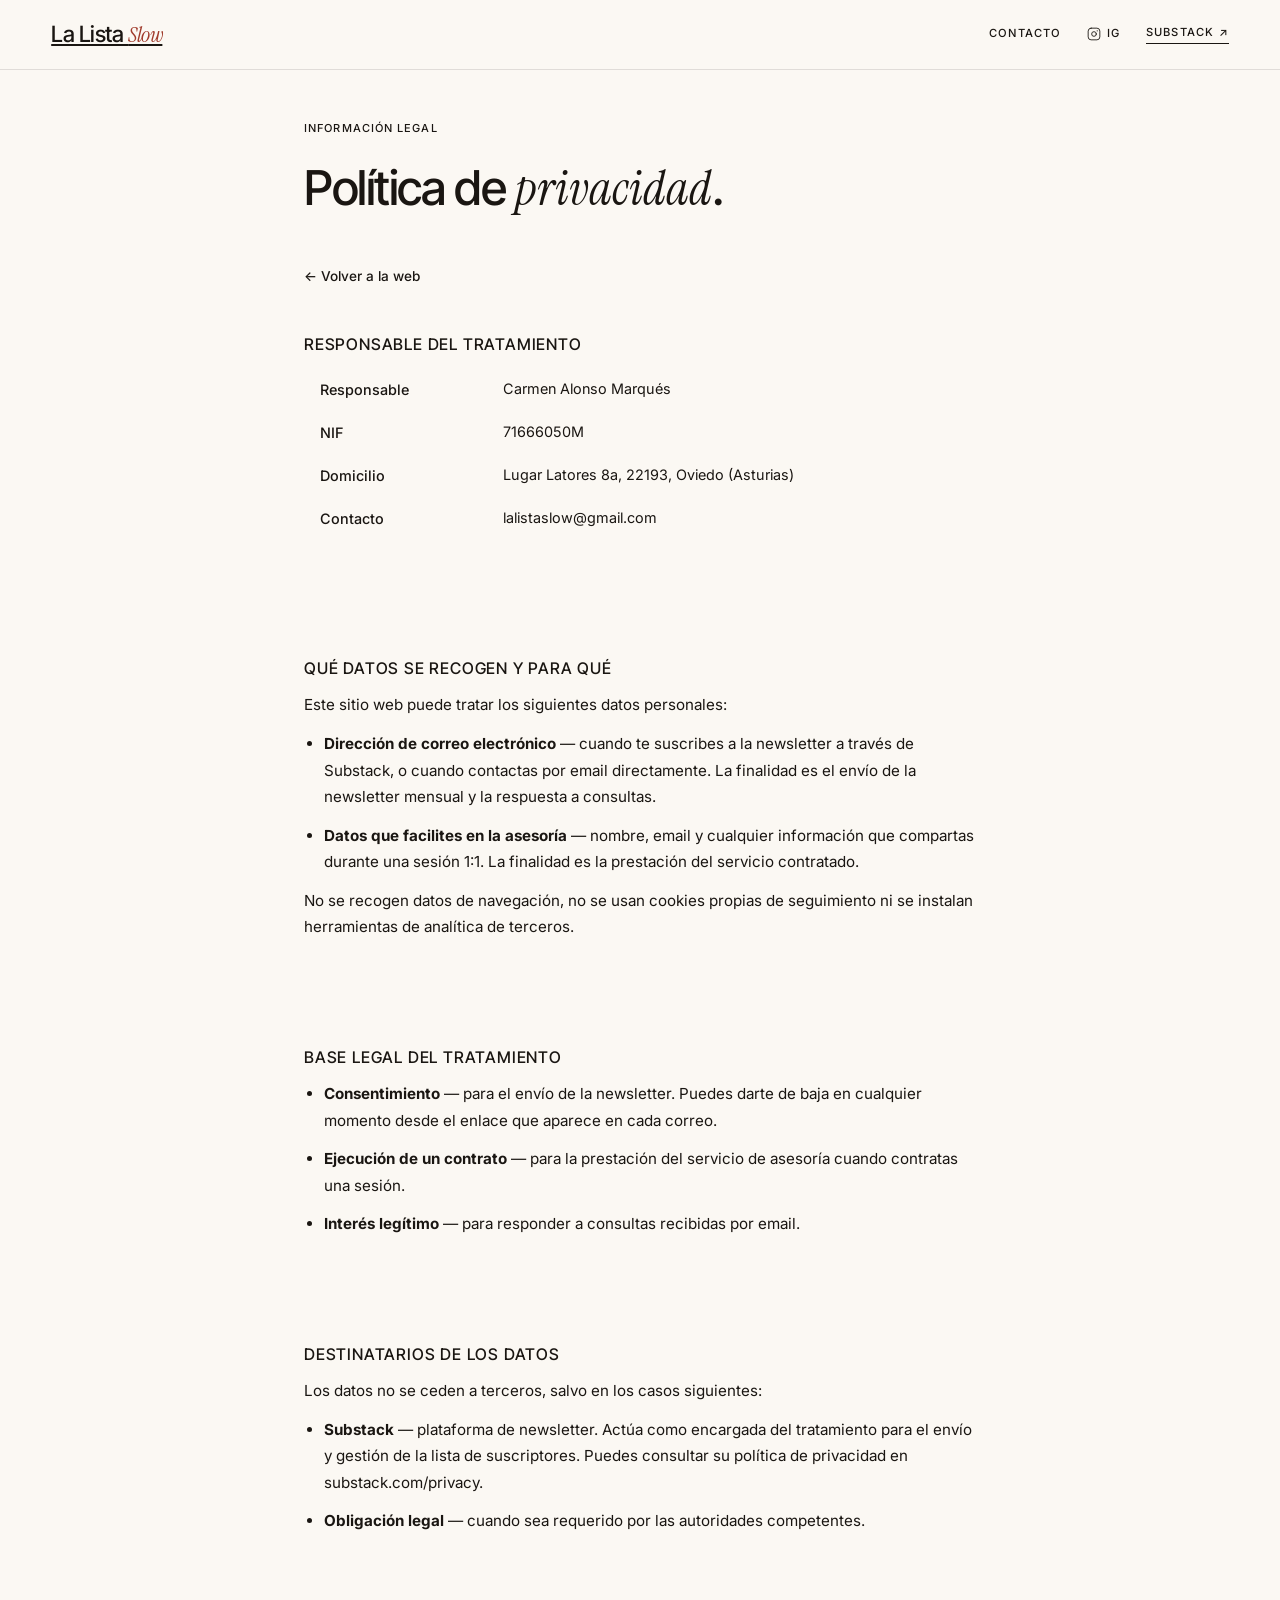
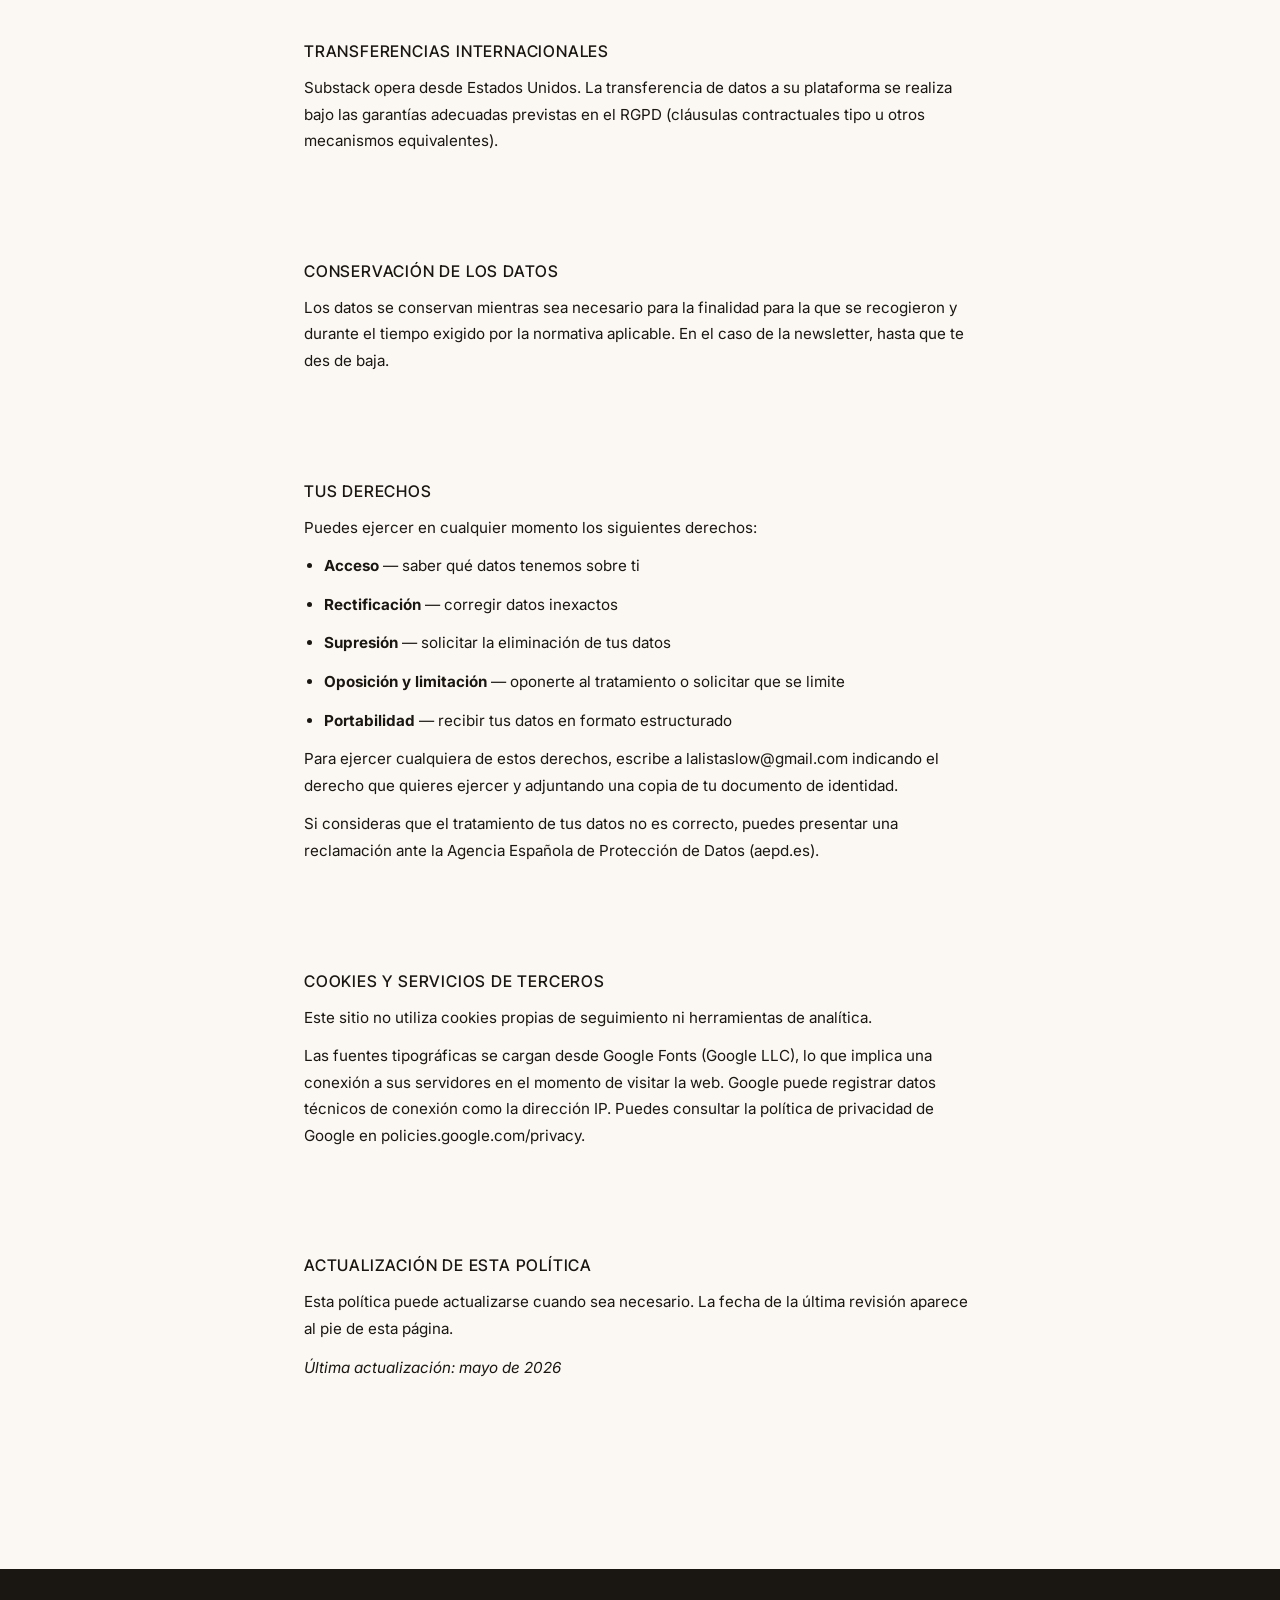
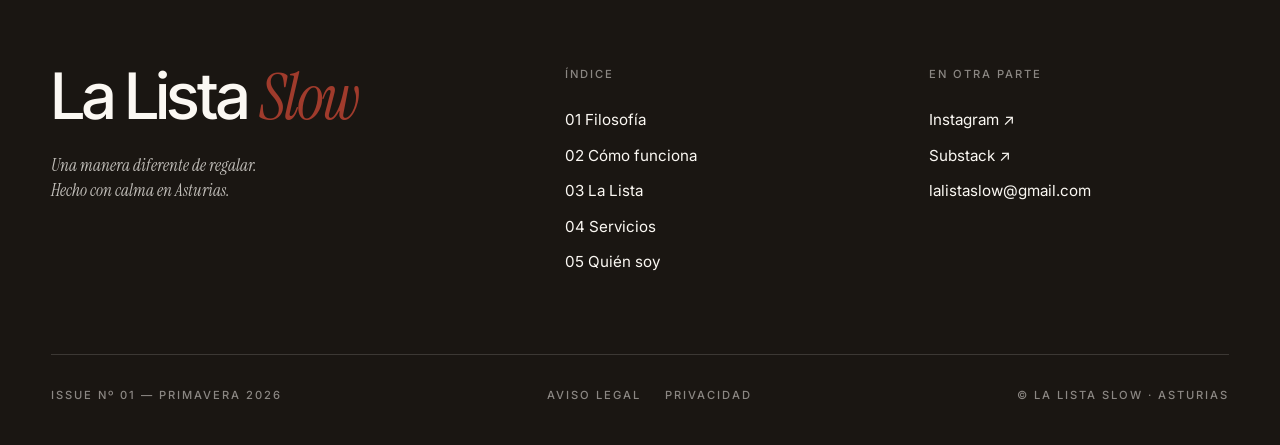
<file: privacidad.html>
<!DOCTYPE html>
<html lang="es">
<head>
    <meta charset="UTF-8">
    <meta name="viewport" content="width=device-width, initial-scale=1.0">

    <link rel="icon" type="image/svg+xml" href="./favicon.svg">
    <link rel="icon" type="image/png" sizes="32x32" href="./favicon-32x32.png">
    <link rel="apple-touch-icon" sizes="180x180" href="./apple-touch-icon.png">

    <title>Política de Privacidad | La Lista Slow</title>
    <meta name="description" content="Política de privacidad de La Lista Slow. Cómo se tratan los datos personales de acuerdo con el RGPD.">
    <meta name="robots" content="noindex, follow">
    <link rel="canonical" href="https://lalistaslow.com/privacidad.html">

    <link rel="preconnect" href="https://fonts.googleapis.com">
    <link rel="preconnect" href="https://fonts.gstatic.com" crossorigin>
    <link href="https://fonts.googleapis.com/css2?family=Instrument+Serif:ital@0;1&family=Inter+Tight:ital,wght@0,300..700;1,400&family=Inter:wght@300;400;500;600;700&display=swap" rel="stylesheet">
    <link rel="stylesheet" href="./styles.css">

    <style>
        .legal-page {
            min-height: 100vh;
            padding: 120px 0 80px;
            background: var(--color-cream);
        }
        .legal-inner {
            max-width: 720px;
            margin: 0 auto;
            padding: 0 24px;
        }
        .legal-eyebrow {
            font-family: 'Inter', sans-serif;
            font-size: 11px;
            font-weight: 500;
            letter-spacing: 0.1em;
            text-transform: uppercase;
            color: var(--color-sand);
            margin-bottom: 24px;
        }
        .legal-titulo {
            font-family: 'Inter Tight', sans-serif;
            font-size: clamp(2rem, 5vw, 3rem);
            font-weight: 500;
            letter-spacing: -0.03em;
            color: var(--color-dark);
            margin-bottom: 48px;
            line-height: 1.1;
        }
        .legal-titulo em {
            font-family: 'Instrument Serif', serif;
            font-style: italic;
            font-weight: 400;
            color: var(--color-terracota);
        }
        .legal-section {
            margin-bottom: 48px;
            padding-bottom: 48px;
            border-bottom: 1px solid var(--color-linen);
        }
        .legal-section:last-child {
            border-bottom: none;
        }
        .legal-section h2 {
            font-family: 'Inter Tight', sans-serif;
            font-size: 1rem;
            font-weight: 500;
            letter-spacing: 0.05em;
            text-transform: uppercase;
            color: var(--color-sand);
            margin-bottom: 16px;
        }
        .legal-section p,
        .legal-section li {
            font-family: 'Inter', sans-serif;
            font-size: 0.95rem;
            line-height: 1.75;
            color: var(--color-dark);
            margin-bottom: 12px;
        }
        .legal-section ul {
            padding-left: 20px;
            margin-bottom: 12px;
        }
        .legal-section a {
            color: var(--color-terracota);
            text-decoration: none;
        }
        .legal-section a:hover {
            text-decoration: underline;
        }
        .legal-back {
            display: inline-flex;
            align-items: center;
            gap: 8px;
            font-family: 'Inter', sans-serif;
            font-size: 0.85rem;
            font-weight: 500;
            color: var(--color-sand);
            text-decoration: none;
            margin-bottom: 48px;
            transition: color 0.2s;
        }
        .legal-back:hover {
            color: var(--color-dark);
        }
        .legal-tabla {
            width: 100%;
            border-collapse: collapse;
            margin: 16px 0 24px;
            font-family: 'Inter', sans-serif;
            font-size: 0.9rem;
        }
        .legal-tabla th {
            text-align: left;
            font-weight: 500;
            padding: 10px 16px;
            background: var(--color-linen);
            color: var(--color-dark);
        }
        .legal-tabla td {
            padding: 10px 16px;
            border-bottom: 1px solid var(--color-linen);
            color: var(--color-dark);
            line-height: 1.5;
            vertical-align: top;
        }
    </style>
</head>
<body>

    <nav class="navbar is-scrolled">
        <a href="./index.html" class="logo">La Lista <em>Slow</em></a>
        <div class="nav-links">
            <a href="mailto:lalistaslow@gmail.com">Contacto</a>
            <a href="https://www.instagram.com/lalistaslow/" target="_blank" class="nav-instagram" aria-label="Instagram">
                <svg xmlns="http://www.w3.org/2000/svg" width="14" height="14" viewBox="0 0 24 24" fill="none" stroke="currentColor" stroke-width="1.5" stroke-linecap="round" stroke-linejoin="round"><rect x="2" y="2" width="20" height="20" rx="5" ry="5"/><circle cx="12" cy="12" r="4"/><circle cx="17.5" cy="6.5" r="1" fill="currentColor" stroke="none"/></svg>
                IG
            </a>
            <a href="https://substack.com/@lalistaslow" target="_blank" class="nav-substack">Substack ↗</a>
        </div>
    </nav>

    <main class="legal-page">
        <div class="legal-inner">

            <p class="legal-eyebrow">Información legal</p>
            <h1 class="legal-titulo">Política de <em>privacidad</em>.</h1>

            <a href="./index.html" class="legal-back">← Volver a la web</a>

            <div class="legal-section">
                <h2>Responsable del tratamiento</h2>
                <table class="legal-tabla">
                    <tr><th>Responsable</th><td>Carmen Alonso Marqués</td></tr>
                    <tr><th>NIF</th><td>71666050M</td></tr>
                    <tr><th>Domicilio</th><td>Lugar Latores 8a, 22193, Oviedo (Asturias)</td></tr>
                    <tr><th>Contacto</th><td><a href="mailto:lalistaslow@gmail.com">lalistaslow@gmail.com</a></td></tr>
                </table>
            </div>

            <div class="legal-section">
                <h2>Qué datos se recogen y para qué</h2>
                <p>Este sitio web puede tratar los siguientes datos personales:</p>
                <ul>
                    <li><strong>Dirección de correo electrónico</strong> — cuando te suscribes a la newsletter a través de Substack, o cuando contactas por email directamente. La finalidad es el envío de la newsletter mensual y la respuesta a consultas.</li>
                    <li><strong>Datos que facilites en la asesoría</strong> — nombre, email y cualquier información que compartas durante una sesión 1:1. La finalidad es la prestación del servicio contratado.</li>
                </ul>
                <p>No se recogen datos de navegación, no se usan cookies propias de seguimiento ni se instalan herramientas de analítica de terceros.</p>
            </div>

            <div class="legal-section">
                <h2>Base legal del tratamiento</h2>
                <ul>
                    <li><strong>Consentimiento</strong> — para el envío de la newsletter. Puedes darte de baja en cualquier momento desde el enlace que aparece en cada correo.</li>
                    <li><strong>Ejecución de un contrato</strong> — para la prestación del servicio de asesoría cuando contratas una sesión.</li>
                    <li><strong>Interés legítimo</strong> — para responder a consultas recibidas por email.</li>
                </ul>
            </div>

            <div class="legal-section">
                <h2>Destinatarios de los datos</h2>
                <p>Los datos no se ceden a terceros, salvo en los casos siguientes:</p>
                <ul>
                    <li><strong>Substack</strong> — plataforma de newsletter. Actúa como encargada del tratamiento para el envío y gestión de la lista de suscriptores. Puedes consultar su política de privacidad en <a href="https://substack.com/privacy" target="_blank" rel="noopener">substack.com/privacy</a>.</li>
                    <li><strong>Obligación legal</strong> — cuando sea requerido por las autoridades competentes.</li>
                </ul>
            </div>

            <div class="legal-section">
                <h2>Transferencias internacionales</h2>
                <p>Substack opera desde Estados Unidos. La transferencia de datos a su plataforma se realiza bajo las garantías adecuadas previstas en el RGPD (cláusulas contractuales tipo u otros mecanismos equivalentes).</p>
            </div>

            <div class="legal-section">
                <h2>Conservación de los datos</h2>
                <p>Los datos se conservan mientras sea necesario para la finalidad para la que se recogieron y durante el tiempo exigido por la normativa aplicable. En el caso de la newsletter, hasta que te des de baja.</p>
            </div>

            <div class="legal-section">
                <h2>Tus derechos</h2>
                <p>Puedes ejercer en cualquier momento los siguientes derechos:</p>
                <ul>
                    <li><strong>Acceso</strong> — saber qué datos tenemos sobre ti</li>
                    <li><strong>Rectificación</strong> — corregir datos inexactos</li>
                    <li><strong>Supresión</strong> — solicitar la eliminación de tus datos</li>
                    <li><strong>Oposición y limitación</strong> — oponerte al tratamiento o solicitar que se limite</li>
                    <li><strong>Portabilidad</strong> — recibir tus datos en formato estructurado</li>
                </ul>
                <p>Para ejercer cualquiera de estos derechos, escribe a <a href="mailto:lalistaslow@gmail.com">lalistaslow@gmail.com</a> indicando el derecho que quieres ejercer y adjuntando una copia de tu documento de identidad.</p>
                <p>Si consideras que el tratamiento de tus datos no es correcto, puedes presentar una reclamación ante la Agencia Española de Protección de Datos (<a href="https://www.aepd.es" target="_blank" rel="noopener">aepd.es</a>).</p>
            </div>

            <div class="legal-section">
                <h2>Cookies y servicios de terceros</h2>
                <p>Este sitio no utiliza cookies propias de seguimiento ni herramientas de analítica.</p>
                <p>Las fuentes tipográficas se cargan desde Google Fonts (Google LLC), lo que implica una conexión a sus servidores en el momento de visitar la web. Google puede registrar datos técnicos de conexión como la dirección IP. Puedes consultar la política de privacidad de Google en <a href="https://policies.google.com/privacy" target="_blank" rel="noopener">policies.google.com/privacy</a>.</p>
            </div>

            <div class="legal-section">
                <h2>Actualización de esta política</h2>
                <p>Esta política puede actualizarse cuando sea necesario. La fecha de la última revisión aparece al pie de esta página.</p>
                <p><em>Última actualización: mayo de 2026</em></p>
            </div>

        </div>
    </main>

    <footer>
        <div class="container">
            <div class="footer-top">
                <div class="footer-brand">
                    <div class="logo-footer">La Lista <em>Slow</em></div>
                    <p class="footer-tagline">Una manera diferente de regalar.<br>Hecho con calma en Asturias.</p>
                </div>
                <div class="footer-nav">
                    <span class="footer-nav-title">Índice</span>
                    <a href="./index.html#filosofia">01 Filosofía</a>
                    <a href="./index.html#como-funciona">02 Cómo funciona</a>
                    <a href="./index.html#demo-list">03 La Lista</a>
                    <a href="./index.html#servicios">04 Servicios</a>
                    <a href="./index.html#quien-soy">05 Quién soy</a>
                </div>
                <div class="footer-nav">
                    <span class="footer-nav-title">En otra parte</span>
                    <a href="https://www.instagram.com/lalistaslow/" target="_blank">Instagram ↗</a>
                    <a href="https://substack.com/@lalistaslow" target="_blank">Substack ↗</a>
                    <a href="mailto:lalistaslow@gmail.com">lalistaslow@gmail.com</a>
                </div>
            </div>
            <div class="footer-bottom">
                <span>Issue Nº 01 — Primavera 2026</span>
                <span class="footer-legal-links">
                    <a href="./aviso-legal.html">Aviso legal</a>
                    <a href="./privacidad.html">Privacidad</a>
                </span>
                <span>© La Lista Slow · Asturias</span>
            </div>
        </div>
    </footer>

</body>
</html>
</file>
<file: proveedores/styles.css>
/* styles.css — proveedores.lalistaslow.com */

/* ── Reveal animation ─────────────────────────────────────────────────── */
@keyframes fadeUp {
  from { opacity: 0; transform: translateY(24px); }
  to   { opacity: 1; transform: translateY(0); }
}
.reveal { opacity: 0; transform: translateY(24px); }
.reveal.visible {
  animation: fadeUp 0.7s cubic-bezier(0.22, 1, 0.36, 1) forwards;
}

/* ── Tokens ───────────────────────────────────────────────────────────── */
:root {
  --bg:          #FBF8F3;
  --bg-alt:      #F2EDE4;
  --text:        #1A1612;
  --text-sec:    #6B635D;
  --text-muted:  #9A8F86;
  --accent:      #B24D3D;
  --accent-dark: #8C392A;
  --line:        rgba(26, 22, 18, 0.12);
  --line-strong: #1A1612;

  --font-display: 'Inter Tight', sans-serif;
  --font-serif:   'Instrument Serif', Georgia, serif;
  --font-body:    'Inter', sans-serif;
}

*, *::before, *::after { box-sizing: border-box; margin: 0; padding: 0; }
html { scroll-behavior: smooth; }

body {
  font-family: var(--font-body);
  background: var(--bg);
  color: var(--text);
  line-height: 1.6;
  font-size: 16px;
  -webkit-font-smoothing: antialiased;
  overflow-x: hidden;
}

.container {
  max-width: 1280px;
  margin: 0 auto;
  padding: 0 5%;
}

a { color: inherit; text-decoration: none; }
a:hover { color: var(--accent); }

/* ── Hero image ───────────────────────────────────────────────────────── */
.hero-image {
  width: 100%;
  background: var(--bg);
  display: flex;
  justify-content: center;
  padding: 56px 0 0;
}
.hero-image img {
  max-width: 480px;
  width: 100%;
  height: auto;
  display: block;
}

/* ── Category image ───────────────────────────────────────────────────── */
.cat-image {
  width: 100%;
  background: var(--bg);
  display: flex;
  justify-content: center;
  padding: 0;
}
.cat-section--alt .cat-image {
  background: var(--bg-alt);
}
.cat-image img {
  max-width: 420px;
  width: 100%;
  height: auto;
  display: block;
}

/* ── Navbar ───────────────────────────────────────────────────────────── */
.navbar {
  position: fixed;
  top: 0; left: 0; right: 0;
  z-index: 100;
  background: transparent;
  transition: background 0.3s, border-color 0.3s;
  border-bottom: 1px solid transparent;
}
.navbar.scrolled {
  background: rgba(251, 248, 243, 0.96);
  backdrop-filter: blur(12px);
  border-bottom-color: var(--line);
}

.nav-inner {
  max-width: 1280px;
  margin: 0 auto;
  padding: 0 5%;
  height: 56px;
  display: flex;
  align-items: center;
  justify-content: space-between;
  gap: 2rem;
}

.nav-brand {
  font-family: var(--font-display);
  font-size: 0.8rem;
  font-weight: 500;
  letter-spacing: 0.08em;
  text-transform: uppercase;
  color: var(--text);
  white-space: nowrap;
  flex-shrink: 0;
}

.nav-cats {
  display: flex;
  align-items: center;
  gap: 1.5rem;
  flex-wrap: nowrap;
  overflow-x: auto;
  scrollbar-width: none;
}
.nav-cats::-webkit-scrollbar { display: none; }

.nav-cats a {
  font-family: var(--font-body);
  font-size: 0.68rem;
  font-weight: 500;
  letter-spacing: 0.06em;
  text-transform: uppercase;
  color: var(--text-sec);
  white-space: nowrap;
  transition: color 0.2s;
}
.nav-cats a:hover { color: var(--accent); }

.nav-menu-toggle {
  display: none;
  flex-direction: column;
  gap: 5px;
  background: none;
  border: none;
  cursor: pointer;
  padding: 4px;
}
.nav-menu-toggle span {
  display: block;
  width: 22px;
  height: 1.5px;
  background: var(--text);
  transition: all 0.25s;
}
.nav-menu-toggle.active span:first-child {
  transform: translateY(6.5px) rotate(45deg);
}
.nav-menu-toggle.active span:last-child {
  transform: translateY(-6.5px) rotate(-45deg);
}

/* ── Hero ─────────────────────────────────────────────────────────────── */
.hero {
  padding: 0;
  border-bottom: 1px solid var(--line-strong);
}

.hero-inner {
  display: grid;
  grid-template-columns: 1fr;
  gap: 1.5rem;
  max-width: 900px;
  padding-top: 60px;
  padding-bottom: 80px;
}

.hero-label {
  font-size: 0.68rem;
  font-weight: 500;
  letter-spacing: 0.12em;
  text-transform: uppercase;
  color: var(--text-sec);
}

.hero h1 {
  font-family: var(--font-display);
  font-weight: 500;
  font-size: clamp(2.4rem, 5vw, 4.2rem);
  line-height: 1.02;
  letter-spacing: -0.03em;
  color: var(--text);
}

.hero h1 em {
  font-family: var(--font-serif);
  font-style: italic;
  font-weight: 400;
  color: var(--accent);
  letter-spacing: 0;
}

.hero-desc {
  font-size: 1rem;
  color: var(--text-sec);
  line-height: 1.6;
  max-width: 560px;
}

/* ── Manifiesto ───────────────────────────────────────────────────────── */
.manifiesto {
  padding: 80px 0;
  border-bottom: 1px solid var(--line);
}

.manifiesto-inner {
  display: grid;
  grid-template-columns: 200px 1fr;
  gap: 4rem;
  align-items: start;
}

.manifiesto-label {
  display: flex;
  flex-direction: column;
  gap: 0.5rem;
  font-size: 0.68rem;
  font-weight: 500;
  letter-spacing: 0.1em;
  text-transform: uppercase;
  color: var(--text-sec);
  padding-top: 4px;
}

.manifiesto-label .section-num {
  font-family: var(--font-serif);
  font-style: italic;
  font-size: 1.2rem;
  color: var(--accent);
  letter-spacing: 0;
  text-transform: none;
}

.manifiesto-body {
  display: flex;
  flex-direction: column;
  gap: 1.25rem;
  max-width: 640px;
}

.manifiesto-body p {
  font-size: 1rem;
  color: var(--text-sec);
  line-height: 1.7;
}

.manifiesto-criterio {
  font-size: 1rem;
  color: var(--text) !important;
  line-height: 1.7;
  padding-top: 0.5rem;
  border-top: 1px solid var(--line);
  margin-top: 0.5rem;
}

.manifiesto-criterio em {
  font-family: var(--font-serif);
  font-style: italic;
  font-weight: 400;
  color: var(--accent);
  letter-spacing: 0;
}

.manifiesto-cierre {
  font-family: var(--font-display);
  font-weight: 500;
  font-size: 1rem;
  color: var(--text) !important;
  letter-spacing: -0.01em;
  padding-top: 0.5rem;
}

/* ── Section header ───────────────────────────────────────────────────── */
.section-header {
  display: flex;
  align-items: baseline;
  gap: 1.5rem;
  border-bottom: 1px solid var(--line-strong);
  padding-bottom: 1rem;
  margin-bottom: 4rem;
}

.section-num {
  font-family: var(--font-serif);
  font-style: italic;
  font-weight: 400;
  font-size: 1.1rem;
  color: var(--accent);
  flex-shrink: 0;
}

.section-label,
h2.section-label {
  font-family: var(--font-display);
  font-weight: 500;
  font-size: 1.1rem;
  letter-spacing: -0.01em;
  text-transform: none;
  color: var(--text);
  flex-shrink: 0;
  line-height: 1.2;
}

.section-desc {
  font-size: 0.68rem;
  letter-spacing: 0.06em;
  text-transform: uppercase;
  color: var(--text-muted);
  margin-left: auto;
  text-align: right;
}

/* ── Category sections ────────────────────────────────────────────────── */
.cat-section {
  padding: 80px 0;
  border-bottom: 1px solid var(--line);
}

.cat-section--alt {
  background: var(--bg-alt);
}

/* ── Subsections ──────────────────────────────────────────────────────── */
.subsection {
  margin-bottom: 3.5rem;
}
.subsection:last-child { margin-bottom: 0; }

.subsection-title {
  font-family: var(--font-body);
  font-size: 0.65rem;
  font-weight: 500;
  letter-spacing: 0.14em;
  text-transform: uppercase;
  color: var(--text-muted);
  margin-bottom: 1.5rem;
  padding-bottom: 0.75rem;
  border-bottom: 1px solid var(--line);
}

/* ── Provider grid ────────────────────────────────────────────────────── */
.providers-grid {
  display: grid;
  grid-template-columns: 1fr 1fr;
  gap: 1px;
  background: var(--line);
}

.providers-grid--single {
  grid-template-columns: 1fr;
}

/* ── Provider card ────────────────────────────────────────────────────── */
.provider-card {
  background: var(--bg);
  padding: 2rem 2rem 1.75rem;
  display: flex;
  flex-direction: column;
  gap: 1rem;
  transition: background 0.2s;
}

.cat-section--alt .provider-card {
  background: var(--bg-alt);
}

.provider-card:hover {
  background: #F5F0E8;
}

.provider-head {
  display: flex;
  flex-direction: column;
  gap: 0.35rem;
}

.provider-card h4 {
  font-family: var(--font-display);
  font-weight: 500;
  font-size: 1.25rem;
  letter-spacing: -0.02em;
  color: var(--text);
  line-height: 1.2;
}

.provider-tagline {
  font-size: 0.92rem;
  color: var(--accent);
  font-style: italic;
  font-family: var(--font-serif);
  line-height: 1.4;
}

.provider-desc {
  font-size: 0.875rem;
  color: var(--text-sec);
  line-height: 1.7;
  flex: 1;
}

/* ── Provider meta ────────────────────────────────────────────────────── */
.provider-meta {
  display: flex;
  flex-direction: column;
  gap: 0.3rem;
  border-top: 1px solid var(--line);
  padding-top: 1rem;
  margin-top: auto;
}

.meta-item {
  display: flex;
  gap: 0.5rem;
  font-size: 0.75rem;
  color: var(--text-sec);
  line-height: 1.5;
  flex-wrap: wrap;
}

.meta-label {
  font-weight: 500;
  color: var(--text-muted);
  text-transform: uppercase;
  letter-spacing: 0.06em;
  font-size: 0.65rem;
  flex-shrink: 0;
  padding-top: 1px;
}

.meta-item a {
  color: var(--text-sec);
  text-decoration: underline;
  text-decoration-color: var(--line);
  text-underline-offset: 2px;
  transition: color 0.2s;
}
.meta-item a:hover { color: var(--accent); }

.meta-destacado .meta-label { color: var(--accent); }
.meta-destacado { color: var(--text); }

/* ── CTA section ──────────────────────────────────────────────────────── */
.cta-section {
  padding: 100px 0;
  border-bottom: 1px solid var(--line);
}

.cta-inner {
  max-width: 620px;
}

.cta-label {
  font-size: 0.68rem;
  font-weight: 500;
  letter-spacing: 0.1em;
  text-transform: uppercase;
  color: var(--text-muted);
  margin-bottom: 1.25rem;
}

.cta-section h2 {
  font-family: var(--font-display);
  font-weight: 500;
  font-size: clamp(1.8rem, 3.5vw, 2.8rem);
  letter-spacing: -0.025em;
  line-height: 1.1;
  color: var(--text);
  margin-bottom: 1.25rem;
}

.cta-section h2 em {
  font-family: var(--font-serif);
  font-style: italic;
  font-weight: 400;
  color: var(--accent);
  letter-spacing: 0;
}

.cta-desc {
  font-size: 0.95rem;
  color: var(--text-sec);
  line-height: 1.7;
  margin-bottom: 2rem;
}

.cta-btn {
  display: inline-block;
  padding: 0.75rem 2rem;
  background: var(--text);
  color: var(--bg);
  font-family: var(--font-display);
  font-size: 0.72rem;
  font-weight: 500;
  letter-spacing: 0.08em;
  text-transform: uppercase;
  transition: background 0.25s;
}

.cta-btn:hover {
  background: var(--accent);
  color: var(--bg);
}

.cta-link {
  display: inline-block;
  margin-top: 1.25rem;
  font-family: var(--font-body);
  font-size: 0.9rem;
  color: var(--text-sec);
  text-decoration: none;
  border-bottom: 1px solid transparent;
  transition: color 0.25s, border-color 0.25s;
}

.cta-link:hover {
  color: var(--accent);
  border-color: var(--accent);
}

/* ── Footer ───────────────────────────────────────────────────────────── */
.footer {
  background: var(--text);
  color: var(--bg);
  padding: 60px 0 40px;
}

.footer-inner {
  display: flex;
  flex-direction: column;
  gap: 2rem;
}

.footer-top {
  display: flex;
  flex-direction: column;
  gap: 0.5rem;
}

.footer-brand {
  font-family: var(--font-display);
  font-weight: 500;
  font-size: 0.85rem;
  letter-spacing: 0.08em;
  text-transform: uppercase;
  color: var(--bg);
}

.footer-tagline {
  font-size: 0.82rem;
  color: rgba(251, 248, 243, 0.5);
  line-height: 1.5;
}

.footer-links {
  display: flex;
  gap: 2rem;
  flex-wrap: wrap;
}

.footer-links a {
  font-size: 0.75rem;
  font-weight: 500;
  letter-spacing: 0.06em;
  text-transform: uppercase;
  color: rgba(251, 248, 243, 0.6);
  transition: color 0.2s;
}
.footer-links a:hover { color: var(--bg); }

.footer-copy {
  font-size: 0.72rem;
  color: rgba(251, 248, 243, 0.3);
  border-top: 1px solid rgba(251, 248, 243, 0.1);
  padding-top: 1.5rem;
}

/* ── Responsive ───────────────────────────────────────────────────────── */
@media (max-width: 900px) {
  .nav-cats {
    display: none;
    position: fixed;
    top: 56px;
    left: 0; right: 0;
    background: rgba(251, 248, 243, 0.98);
    backdrop-filter: blur(12px);
    padding: 1.5rem 5%;
    flex-direction: column;
    align-items: flex-start;
    gap: 1.25rem;
    border-bottom: 1px solid var(--line);
    overflow-x: visible;
  }
  .nav-cats.open { display: flex; }
  .nav-menu-toggle { display: flex; }

  .manifiesto-inner {
    grid-template-columns: 1fr;
    gap: 2rem;
  }

  .providers-grid {
    grid-template-columns: 1fr;
  }

  .section-desc { display: none; }

  .hero { padding: 110px 0 60px; }

  .cat-section { padding: 60px 0; }
}

@media (max-width: 600px) {
  .hero h1 { font-size: 2rem; }
  .provider-card { padding: 1.5rem; }
  .section-header { gap: 1rem; }
}
</file>
<file: styles.css>
/* styles_v2.css — La Lista Slow · Issue Nº 01 (Editorial) */

/* ---------- Reveal ---------- */
@keyframes fadeUp {
    from { opacity: 0; transform: translateY(32px); }
    to   { opacity: 1; transform: translateY(0); }
}
.reveal { opacity: 0; transform: translateY(32px); }
.reveal.visible {
    animation: fadeUp 0.85s cubic-bezier(0.22, 1, 0.36, 1) forwards;
}

/* ---------- Marquee ---------- */
@keyframes marqueeRoll {
    from { transform: translateX(0); }
    to   { transform: translateX(-50%); }
}

:root {
    --bg-color: #FBF8F3;        /* Crema cálido sutil */
    --bg-alt: #F2EDE4;          /* Lino claro para diferenciar */
    --soft-color: #F7F3EC;
    --surface-color: #FFFFFF;

    --text-primary: #1A1612;    /* Casi negro, ligeramente cálido */
    --text-secondary: #6B635D;
    --text-muted: #9A8F86;

    --accent-color: #A03B2C;
    --accent-hover: #802F23;

    --line-color: #1A1612;
    --line-soft: rgba(26, 22, 18, 0.12);

    --font-display: 'Inter Tight', 'Inter', sans-serif;
    --font-serif: 'Instrument Serif', Georgia, serif;
    --font-body: 'Inter', sans-serif;

    --transition: all 0.4s cubic-bezier(0.22, 1, 0.36, 1);
}

* { margin: 0; padding: 0; box-sizing: border-box; }

html { scroll-behavior: smooth; }

body {
    font-family: var(--font-body);
    background-color: var(--bg-color);
    color: var(--text-primary);
    line-height: 1.6;
    font-size: 16px;
    font-weight: 400;
    -webkit-font-smoothing: antialiased;
    overflow-x: hidden;
}

.container {
    max-width: 1400px;
    margin: 0 auto;
    padding: 0 4%;
}

.text-center { text-align: center; }

/* ---------- Tipografía display ---------- */
h1, h2, h3, .font-display {
    font-family: var(--font-display);
    font-weight: 500;
    color: var(--text-primary);
    letter-spacing: -0.025em;
    line-height: 1;
}

h1 em, h2 em, h3 em {
    font-family: var(--font-serif);
    font-style: italic;
    font-weight: 400;
    color: var(--accent-color);
    letter-spacing: 0;
}

.section-subtitle {
    display: inline-block;
    font-family: var(--font-body);
    font-size: 0.7rem;
    text-transform: uppercase;
    letter-spacing: 2.2px;
    color: var(--text-secondary);
    font-weight: 500;
}

/* ---------- Section header (numeración editorial) ---------- */
.section-header {
    display: flex;
    align-items: center;
    justify-content: space-between;
    border-bottom: 1px solid var(--line-color);
    padding-bottom: 1rem;
    margin-bottom: 4.5rem;
    font-family: var(--font-body);
    font-size: 0.7rem;
    text-transform: uppercase;
    letter-spacing: 2.2px;
    font-weight: 500;
}

.section-num {
    font-family: var(--font-serif);
    font-style: italic;
    font-weight: 300;
    font-size: 1.1rem;
    color: var(--accent-color);
    letter-spacing: 0;
    text-transform: none;
}

/* ---------- Navbar ---------- */
.navbar {
    display: flex;
    justify-content: space-between;
    align-items: center;
    padding: 1.5rem 4%;
    position: fixed;
    width: 100%;
    z-index: 100;
    flex-wrap: nowrap;
    gap: 1rem;
    transition: background 0.3s ease, border-color 0.3s ease, padding 0.3s ease;
    border-bottom: 1px solid transparent;
}
.navbar.is-scrolled {
    background: rgba(251, 248, 243, 0.96);
    backdrop-filter: blur(8px);
    -webkit-backdrop-filter: blur(8px);
    border-bottom-color: var(--line-soft);
    padding: 1rem 4%;
}

.logo {
    font-family: var(--font-display);
    font-size: 1.4rem;
    font-weight: 500;
    letter-spacing: -0.02em;
    color: var(--text-primary);
    white-space: nowrap;
    flex-shrink: 0;
}

.logo em {
    font-family: var(--font-serif);
    font-style: italic;
    font-weight: 400;
    color: var(--accent-color);
}

.nav-links {
    display: flex;
    align-items: center;
    flex-wrap: nowrap;
    gap: 0;
}

.nav-links a {
    text-decoration: none;
    color: var(--text-primary);
    margin-left: 1.6rem;
    font-size: 0.7rem;
    letter-spacing: 1.2px;
    text-transform: uppercase;
    font-weight: 500;
    transition: color 0.3s ease;
    white-space: nowrap;
    position: relative;
    display: inline-flex;
    align-items: baseline;
    gap: 0.35rem;
}

.nav-num {
    font-family: var(--font-serif);
    font-style: italic;
    font-size: 0.7rem;
    font-weight: 300;
    color: var(--text-muted);
    letter-spacing: 0;
    text-transform: none;
}

.nav-links a:hover { color: var(--accent-color); }
.nav-links a:hover .nav-num { color: var(--accent-color); }

.nav-instagram {
    display: inline-flex;
    align-items: center !important;
    gap: 0.35rem !important;
}

.nav-substack {
    display: inline-flex !important;
    align-items: center;
    border-bottom: 1px solid currentColor;
    padding-bottom: 1px;
}

/* ---------- Hero ---------- */
.hero {
    position: relative;
    min-height: 100vh;
    display: flex;
    align-items: flex-end;
    justify-content: flex-start;
    text-align: left;
    padding: 10rem 4% 5rem;
    overflow: hidden;
    background-color: var(--bg-color);
}

.hero-container {
    position: relative;
    z-index: 1;
    max-width: 1400px;
    width: 100%;
    display: flex;
    flex-direction: column;
    align-items: flex-start;
}

.hero-eyebrow {
    display: inline-flex;
    align-items: center;
    gap: 0.7rem;
    font-family: var(--font-body);
    font-size: 0.7rem;
    text-transform: uppercase;
    letter-spacing: 2.2px;
    font-weight: 500;
    color: var(--text-secondary);
    margin-bottom: 2.5rem;
    flex-wrap: wrap;
    justify-content: flex-start;
}

.hero-eyebrow-dot {
    color: var(--accent-color);
    font-size: 0.6rem;
}

.hero h1 {
    font-family: var(--font-display);
    font-size: clamp(3.6rem, 8.5vw, 8rem);
    font-weight: 500;
    line-height: 1;
    letter-spacing: -0.04em;
    margin-bottom: 0;
    color: var(--text-primary);
    max-width: 100%;
}

.hero-bottom {
    display: grid;
    grid-template-columns: 1fr auto;
    align-items: end;
    gap: 4rem;
    width: 100%;
    border-top: 1px solid var(--line-soft);
    padding-top: 2rem;
    margin-top: 3rem;
    margin-bottom: 3rem;
}

.hero-lede {
    font-family: var(--font-serif);
    font-size: clamp(1rem, 1.3vw, 1.15rem);
    color: var(--text-secondary);
    max-width: 420px;
    margin: 0;
    line-height: 1.6;
    font-weight: 300;
    font-style: italic;
}

.hero-buttons {
    display: flex;
    flex-direction: column;
    gap: 0.6rem;
    align-items: flex-end;
    flex-shrink: 0;
}

.hero-link {
    font-family: var(--font-body);
    font-size: 0.72rem;
    font-weight: 500;
    text-transform: uppercase;
    letter-spacing: 2px;
    color: var(--text-primary);
    text-decoration: none;
    transition: color 0.2s ease, letter-spacing 0.2s ease;
    white-space: nowrap;
}

.hero-link:hover {
    color: var(--accent-color);
    letter-spacing: 3px;
}

.hero-link--secondary {
    color: var(--text-muted);
}

.hero-link--secondary:hover {
    color: var(--text-secondary);
}

.hero-meta {
    display: flex;
    justify-content: flex-start;
    align-items: baseline;
    width: 100%;
    font-family: var(--font-body);
    font-size: 0.7rem;
    text-transform: uppercase;
    letter-spacing: 2px;
    color: var(--text-muted);
    font-weight: 500;
}

@media (max-width: 768px) {
    .hero-bottom {
        grid-template-columns: 1fr;
        gap: 2rem;
    }
    .hero-buttons {
        align-items: flex-start;
        flex-direction: row;
        flex-wrap: wrap;
    }
}

/* ---------- Botones ---------- */
.btn {
    display: inline-flex;
    align-items: center;
    justify-content: center;
    padding: 0.9rem 2.2rem;
    font-family: var(--font-body);
    font-size: 0.68rem;
    font-weight: 500;
    letter-spacing: 2px;
    text-transform: uppercase;
    border-radius: 0;
    cursor: pointer;
    transition: var(--transition);
    border: 1px solid transparent;
    text-decoration: none;
    background: transparent;
}

.btn-outline {
    background-color: transparent;
    color: var(--text-primary);
    border: 1px solid var(--text-primary);
}

.btn-outline:hover {
    background-color: var(--text-primary);
    color: var(--bg-color);
}

.btn-primary {
    background-color: var(--text-primary);
    color: var(--bg-color);
    border: 1px solid var(--text-primary);
}

.btn-primary:hover {
    background-color: var(--accent-color);
    border-color: var(--accent-color);
}

.btn-block { width: 100%; margin-top: 1rem; }

.btn:disabled {
    border-color: var(--line-soft);
    color: var(--text-muted);
    background: transparent;
    cursor: not-allowed;
}
.btn:disabled:hover { background: transparent; color: var(--text-muted); }

/* ---------- Marquee ---------- */
.marquee {
    border-top: 1px solid var(--line-color);
    border-bottom: 1px solid var(--line-color);
    background-color: var(--bg-color);
    overflow: hidden;
    padding: 1.5rem 0;
}

.marquee--alt {
    background-color: var(--text-primary);
    color: var(--bg-color);
    border-color: var(--text-primary);
}

.marquee-track {
    display: flex;
    gap: 2.5rem;
    align-items: center;
    width: max-content;
    animation: marqueeRoll 50s linear infinite;
    white-space: nowrap;
}

.marquee-track span {
    font-family: var(--font-serif);
    font-style: italic;
    font-size: 1.6rem;
    font-weight: 300;
    letter-spacing: -0.01em;
    line-height: 1;
}

.marquee-track .dot {
    color: var(--accent-color);
    font-size: 0.6rem;
    font-style: normal;
}

.marquee--alt .marquee-track span {
    color: var(--bg-color);
}

.marquee--alt .marquee-track .dot {
    color: var(--accent-color);
}

/* ---------- Sections ---------- */
.section {
    padding: 8rem 0;
    position: relative;
}

.section + .section,
.marquee + .section,
.section + .marquee {
    border-top: 0;
}

/* ---------- 01 · Filosofía ---------- */
.philosophy {
    background-color: var(--bg-color);
}

.philosophy-manifiesto h2 {
    font-size: clamp(3.8rem, 9vw, 10rem);
    font-weight: 500;
    letter-spacing: -0.04em;
    line-height: 1;
    margin-bottom: 4rem;
}

.philosophy-tags {
    display: flex;
    gap: 0;
    border-top: 1px solid var(--line-color);
    padding-top: 1.5rem;
    flex-wrap: wrap;
}

.philosophy-tags span {
    font-family: var(--font-body);
    font-size: 0.68rem;
    text-transform: uppercase;
    letter-spacing: 2px;
    font-weight: 500;
    color: var(--text-secondary);
    padding-right: 2rem;
    margin-right: 2rem;
    border-right: 1px solid var(--line-soft);
}

.philosophy-tags span:last-child {
    border-right: none;
}

/* ---------- 02 · Cómo Funciona ---------- */
.how-it-works {
    background-color: var(--bg-alt);
}

.how-it-works-grid {
    display: grid;
    grid-template-columns: 1fr 1.2fr 1fr;
    gap: 3.5rem;
    align-items: stretch;
}

.how-eyebrow {
    display: block;
    font-family: var(--font-body);
    font-size: 0.7rem;
    text-transform: uppercase;
    letter-spacing: 2.2px;
    font-weight: 500;
    color: var(--accent-color);
    margin-bottom: 1.2rem;
}

.how-col h2 {
    font-size: clamp(1.8rem, 3vw, 2.6rem);
    font-weight: 500;
    letter-spacing: -0.03em;
    line-height: 1;
    margin-bottom: 2.5rem;
}

.steps-list { list-style: none; }

.steps-list li {
    margin-bottom: 1.8rem;
    padding: 1rem 0 1rem 1.5rem;
    border-left: 1px solid var(--line-soft);
    transition: border-color 0.3s ease, padding-left 0.3s ease;
}

.steps-list li:hover {
    border-left-color: var(--accent-color);
    padding-left: 2rem;
}

.steps-list strong {
    display: block;
    font-family: var(--font-body);
    font-size: 0.7rem;
    font-weight: 500;
    text-transform: uppercase;
    letter-spacing: 2px;
    color: var(--accent-color);
    margin-bottom: 0.5rem;
}

.steps-list p {
    color: var(--text-secondary);
    font-size: 0.95rem;
    line-height: 1.6;
}

.how-img-container {
    position: relative;
    padding: 0;
    margin: 0;
    display: flex;
    flex-direction: column;
}

.editorial-img {
    width: 100%;
    height: 100%;
    min-height: 500px;
    object-fit: cover;
    display: block;
    border-radius: 0;
    transition: transform 0.6s ease;
    flex: 1;
}

.how-img-container:hover .editorial-img {
    transform: scale(1.02);
}

.how-img-container figcaption {
    font-family: var(--font-serif);
    font-style: italic;
    font-weight: 300;
    font-size: 0.85rem;
    color: var(--text-secondary);
    text-align: center;
    padding-top: 1rem;
    letter-spacing: 0;
}

/* ---------- 03 · Lista demo ---------- */
.registry-demo { background-color: var(--bg-color); }

.registry-header-demo {
    text-align: left;
    margin-bottom: 5rem;
    max-width: 1100px;
}

.registry-header-demo h2 {
    font-size: clamp(2rem, 4.2vw, 3.6rem);
    font-weight: 500;
    letter-spacing: -0.035em;
    line-height: 1.05;
    margin-bottom: 2rem;
    text-wrap: balance;
}

.registry-intro {
    font-family: var(--font-serif);
    font-style: italic;
    font-weight: 300;
    font-size: 1.2rem;
    color: var(--text-secondary);
    max-width: 600px;
    line-height: 1.5;
    margin-bottom: 2.5rem;
}

.shipping-info {
    margin-top: 2rem;
    padding: 2rem 2.2rem;
    background: var(--surface-color);
    border: 1px solid var(--line-soft);
    max-width: 460px;
}

.shipping-label {
    display: block;
    font-family: var(--font-body);
    font-size: 0.7rem;
    text-transform: uppercase;
    letter-spacing: 2px;
    color: var(--accent-color);
    font-weight: 500;
    margin-bottom: 0.75rem;
}

.shipping-info p {
    font-size: 0.95rem;
    color: var(--text-primary);
    line-height: 1.6;
}

.gifts-grid {
    display: grid;
    grid-template-columns: repeat(auto-fill, minmax(280px, 1fr));
    gap: 0;
    border-top: 1px solid var(--line-color);
    border-left: 1px solid var(--line-color);
}

/* ---------- Gift Card ---------- */
.gift-card {
    background: var(--bg-color);
    display: flex;
    flex-direction: column;
    position: relative;
    transition: var(--transition);
    padding-bottom: 2rem;
    box-shadow: none;
    border-right: 1px solid var(--line-color);
    border-bottom: 1px solid var(--line-color);
}

.gift-card:hover {
    background-color: var(--soft-color);
}

.gift-image-wrap {
    position: relative;
    width: 100%;
    padding-top: 115%;
    overflow: hidden;
    margin-bottom: 1.5rem;
    background-color: var(--soft-color);
}

.gift-image {
    position: absolute;
    top: 0; left: 0;
    width: 100%; height: 100%;
    object-fit: cover;
    transition: transform 0.7s cubic-bezier(0.22, 1, 0.36, 1);
}

.gift-card:hover .gift-image {
    transform: scale(1.05);
}

.status-badge {
    position: absolute;
    top: 1rem;
    left: 1rem;
    background: var(--bg-color);
    color: var(--text-primary);
    padding: 0.4rem 0.9rem;
    font-size: 0.62rem;
    text-transform: uppercase;
    letter-spacing: 1.8px;
    font-weight: 500;
    border: 1px solid var(--text-primary);
    border-radius: 999px;
}

.gift-card.is-reserved .gift-image {
    filter: grayscale(100%) opacity(0.5);
}

.gift-card.is-reserved .status-badge {
    background: var(--text-primary);
    color: var(--bg-color);
}

.gift-content {
    padding: 0 1.8rem;
    display: flex;
    flex-direction: column;
    flex-grow: 1;
    text-align: left;
}

.gift-title {
    font-size: 1.3rem;
    font-weight: 500;
    letter-spacing: -0.02em;
    margin-bottom: 0.5rem;
    line-height: 1.1;
}

.gift-price {
    font-family: var(--font-body);
    font-size: 0.7rem;
    color: var(--accent-color);
    margin-bottom: 1rem;
    text-transform: uppercase;
    letter-spacing: 1.5px;
    font-weight: 500;
}

.gift-link-btn {
    text-decoration: none;
    color: var(--text-secondary);
    font-size: 0.68rem;
    text-transform: uppercase;
    letter-spacing: 1.4px;
    font-weight: 500;
    padding-bottom: 2px;
    margin-bottom: 1.2rem;
    align-self: flex-start;
    position: relative;
    display: inline-block;
}

.gift-link-btn::after {
    content: '';
    position: absolute;
    bottom: 0;
    left: 0;
    width: 100%;
    height: 1px;
    background: currentColor;
    transform-origin: right center;
    transform: scaleX(1);
    transition: transform 0.4s cubic-bezier(0.22, 1, 0.36, 1);
}

.gift-link-btn:hover {
    color: var(--accent-color);
}

.gift-link-btn:hover::after {
    transform-origin: left center;
    transform: scaleX(1);
    background: var(--accent-color);
}

.gift-desc {
    color: var(--text-secondary);
    line-height: 1.55;
    font-size: 0.9rem;
    margin-bottom: 1.5rem;
}

/* ---------- Modal ---------- */
.modal {
    position: fixed;
    top: 0; left: 0;
    width: 100%; height: 100%;
    background-color: rgba(26, 22, 18, 0.6);
    display: flex;
    align-items: center;
    justify-content: center;
    z-index: 1000;
    opacity: 0;
    pointer-events: none;
    transition: opacity 0.4s ease;
}

.modal.active { opacity: 1; pointer-events: all; }

.modal-content {
    background: var(--surface-color);
    padding: 4rem 3rem;
    width: 90%;
    max-width: 520px;
    position: relative;
    transform: translateY(20px);
    transition: transform 0.4s ease;
    border: 1px solid var(--line-color);
    border-radius: 0;
}

.modal.active .modal-content { transform: translateY(0); }

.close-modal {
    position: absolute;
    top: 1rem; right: 1.5rem;
    font-size: 1.8rem;
    background: none;
    border: none;
    cursor: pointer;
    font-weight: 300;
    color: var(--text-primary);
}

.modal-content .section-subtitle {
    color: var(--accent-color);
    margin-bottom: 0.5rem;
}

.modal-content h3 {
    font-size: 1.8rem;
    font-weight: 500;
    letter-spacing: -0.025em;
    margin-bottom: 1rem;
    text-align: left;
    line-height: 1.05;
}

.modal-content > p {
    text-align: left;
    font-size: 0.95rem;
    color: var(--text-secondary);
    margin-bottom: 2rem;
}

.form-group { margin-bottom: 1.5rem; }

.form-group label {
    display: block;
    font-family: var(--font-body);
    font-size: 0.68rem;
    text-transform: uppercase;
    letter-spacing: 1.8px;
    font-weight: 500;
    margin-bottom: 0.6rem;
    color: var(--text-primary);
}

.form-group input,
.form-group textarea {
    width: 100%;
    padding: 0.8rem 0;
    border: none;
    border-bottom: 1px solid var(--text-primary);
    background: transparent;
    font-family: inherit;
    font-size: 1rem;
    transition: border-color 0.3s ease;
    border-radius: 0;
}

.form-group input:focus,
.form-group textarea:focus {
    outline: none;
    border-color: var(--accent-color);
}

/* ---------- 04 · Servicios ---------- */
.servicios { background-color: var(--bg-alt); }

.servicios-header {
    margin-bottom: 5rem;
    text-align: left;
    display: block;
}

.servicios-header h2 {
    font-size: clamp(2rem, 4.2vw, 3.6rem);
    font-weight: 500;
    letter-spacing: -0.035em;
    line-height: 1.05;
    margin-bottom: 1.5rem;
    text-wrap: balance;
}

.servicios-intro {
    font-family: var(--font-serif);
    font-style: italic;
    font-weight: 300;
    color: var(--text-secondary);
    font-size: 1.15rem;
    max-width: 480px;
    margin: 0;
    line-height: 1.5;
}

.servicios-grid {
    display: grid;
    grid-template-columns: 1fr 1fr;
    gap: 0;
    align-items: stretch;
    border-top: 1px solid var(--line-color);
    border-left: 1px solid var(--line-color);
}

.servicio-card {
    display: flex;
    flex-direction: column;
    background: var(--bg-color);
    transition: background-color 0.3s ease;
    box-shadow: none;
    border-right: 1px solid var(--line-color);
    border-bottom: 1px solid var(--line-color);
}

.servicio-card:hover {
    background-color: var(--soft-color);
}

.servicio-img-wrap {
    width: 100%;
    padding-top: 65%;
    position: relative;
    overflow: hidden;
    margin-bottom: 0;
    background-color: var(--soft-color);
}

.servicio-img {
    position: absolute;
    top: 0; left: 0;
    width: 100%; height: 100%;
    object-fit: cover;
    transition: transform 0.7s cubic-bezier(0.22, 1, 0.36, 1);
}

.servicio-card:hover .servicio-img {
    transform: scale(1.04);
}

.servicio-caption {
    position: absolute;
    bottom: 1rem;
    left: 1rem;
    font-family: var(--font-serif);
    font-style: italic;
    font-weight: 300;
    font-size: 0.78rem;
    color: var(--bg-color);
    background: rgba(26, 22, 18, 0.75);
    padding: 0.35rem 0.8rem;
    backdrop-filter: blur(4px);
}

.servicio-content { padding: 3rem 2.5rem; }

.servicio-content .section-subtitle {
    color: var(--accent-color);
    margin-bottom: 0.8rem;
}

.servicio-content h3 {
    font-size: 1.8rem;
    font-weight: 500;
    letter-spacing: -0.025em;
    line-height: 1.05;
    margin-bottom: 1rem;
}

.servicio-content p {
    color: var(--text-secondary);
    font-size: 0.95rem;
    line-height: 1.65;
    margin-bottom: 2rem;
    max-width: 460px;
}

/* Newsletter */
.servicio-card--newsletter {
    background-color: var(--bg-color);
    color: var(--text-primary);
    justify-content: center;
    min-height: 460px;
}

.newsletter-inner {
    padding: 3.5rem 2.5rem;
    display: flex;
    flex-direction: column;
    align-items: flex-start;
    gap: 0.5rem;
}

.newsletter-inner .section-subtitle {
    color: var(--accent-color);
    margin-bottom: 0.8rem;
}

.newsletter-inner h3 {
    font-size: 1.8rem;
    color: var(--text-primary);
    line-height: 1.05;
    letter-spacing: -0.025em;
    font-weight: 500;
    margin: 0.5rem 0 1rem;
}

.newsletter-inner p {
    color: var(--text-secondary);
    font-size: 0.95rem;
    line-height: 1.65;
    margin-bottom: 2rem;
    max-width: 400px;
}

.substack-logo {
    width: 28px;
    height: 28px;
    fill: var(--text-primary);
    display: block;
    margin-bottom: 1.5rem;
}

.newsletter-brand-link {
    text-decoration: none;
    display: flex;
    align-items: center;
    gap: 0.9rem;
    margin-bottom: 1.5rem;
}

.substack-avatar {
    width: 48px;
    height: 48px;
    border-radius: 50%;
    object-fit: cover;
    border: 1px solid var(--text-primary);
    transition: transform 0.3s ease;
    flex-shrink: 0;
}

.newsletter-brand-link:hover .substack-avatar {
    transform: scale(1.05);
}

.newsletter-brand-logo {
    font-family: var(--font-display);
    font-size: 1.6rem;
    font-style: normal;
    font-weight: 500;
    letter-spacing: -0.025em;
    color: var(--text-primary);
    display: block;
    line-height: 1;
    transition: color 0.3s ease;
}

.newsletter-brand-logo em {
    font-family: var(--font-serif);
    font-style: italic;
    font-weight: 400;
    color: var(--accent-color);
}

.newsletter-brand-link:hover .newsletter-brand-logo em {
    color: var(--accent-hover);
}

.servicio-card--newsletter .btn-primary { align-self: flex-start; }

/* ---------- 05 · Quién Soy ---------- */
.quien-soy {
    background-color: var(--bg-color);
    padding: 5rem 0;
}

.quien-soy-grid {
    display: grid;
    grid-template-columns: 5fr 7fr;
    gap: 6rem;
    align-items: start;
}

.quien-soy-aside {
    position: sticky;
    top: 6rem;
}

.quien-soy-aside h2 {
    font-size: clamp(3.5rem, 6vw, 6.5rem);
    font-weight: 500;
    line-height: 1;
    letter-spacing: -0.04em;
}

.quien-soy-body {
    padding-top: 0.5rem;
}

.quien-soy-lead {
    font-family: var(--font-serif);
    font-size: clamp(1.2rem, 1.8vw, 1.55rem);
    font-style: italic;
    font-weight: 300;
    color: var(--text-primary);
    margin-bottom: 2.5rem;
    line-height: 1.4;
    border-bottom: 1px solid var(--line-soft);
    padding-bottom: 2.5rem;
}

.quien-soy-cols {
    display: grid;
    grid-template-columns: 1fr 1fr;
    gap: 2.5rem;
    margin-bottom: 2.5rem;
}

.quien-soy-cols p {
    color: var(--text-secondary);
    font-size: 0.95rem;
    line-height: 1.8;
    margin-bottom: 0;
}

.quien-soy-cols em,
.quien-soy-highlight em {
    font-family: var(--font-serif);
    font-style: italic;
    font-weight: 400;
    color: var(--accent-color);
}

.quien-soy-highlight {
    color: var(--text-primary) !important;
    font-family: var(--font-serif);
    font-style: italic;
    font-weight: 300;
    font-size: clamp(1.1rem, 1.6vw, 1.35rem);
    border-left: 2px solid var(--accent-color);
    padding-left: 1.5rem;
    line-height: 1.5;
}

@media (max-width: 900px) {
    .quien-soy-grid {
        grid-template-columns: 1fr;
        gap: 2rem;
    }
    .quien-soy-aside {
        position: static;
    }
}

/* ---------- Footer ---------- */
footer {
    padding: 6rem 0 2.5rem;
    background-color: var(--text-primary);
    color: var(--bg-color);
    border-top: 1px solid var(--text-primary);
}

.footer-top {
    display: grid;
    grid-template-columns: 1.5fr 1fr 1fr;
    gap: 4rem;
    padding-bottom: 5rem;
    border-bottom: 1px solid rgba(251, 248, 243, 0.15);
}

.footer-brand .logo-footer {
    font-family: var(--font-display);
    font-size: clamp(2.5rem, 5vw, 4rem);
    font-weight: 500;
    letter-spacing: -0.035em;
    margin-bottom: 1.5rem;
    font-style: normal;
    line-height: 0.95;
    color: var(--bg-color);
}

.footer-brand .logo-footer em {
    font-family: var(--font-serif);
    font-style: italic;
    font-weight: 300;
    color: var(--accent-color);
}

.footer-tagline {
    font-family: var(--font-serif);
    font-style: italic;
    font-weight: 300;
    color: rgba(251, 248, 243, 0.75);
    font-size: 1.05rem;
    line-height: 1.5;
    max-width: 320px;
}

.footer-nav {
    display: flex;
    flex-direction: column;
    gap: 0.7rem;
}

.footer-nav-title {
    font-family: var(--font-body);
    font-size: 0.7rem;
    text-transform: uppercase;
    letter-spacing: 2px;
    color: rgba(251, 248, 243, 0.5);
    font-weight: 500;
    margin-bottom: 0.8rem;
}

.footer-nav a {
    text-decoration: none;
    color: var(--bg-color);
    font-family: var(--font-body);
    font-size: 0.95rem;
    font-weight: 400;
    transition: color 0.3s ease;
    display: inline-block;
    width: fit-content;
}

.footer-nav a:hover { color: var(--accent-color); }

.footer-bottom {
    display: flex;
    justify-content: space-between;
    align-items: center;
    padding-top: 2rem;
    font-family: var(--font-body);
    font-size: 0.7rem;
    text-transform: uppercase;
    letter-spacing: 2px;
    color: rgba(251, 248, 243, 0.5);
    font-weight: 500;
    flex-wrap: wrap;
    gap: 1rem;
}
.footer-legal-links {
    display: flex;
    gap: 1.5rem;
}
.footer-legal-links a {
    color: rgba(251, 248, 243, 0.5);
    text-decoration: none;
    transition: color 0.2s;
}
.footer-legal-links a:hover {
    color: rgba(251, 248, 243, 0.85);
}

/* ---------- Responsive ---------- */
@media (max-width: 992px) {
    .how-it-works-grid,
    .servicios-grid,
    .servicios-header,
    .footer-top {
        grid-template-columns: 1fr;
        gap: 2.5rem;
    }
    .servicio-card,
    .gift-card { border-right: 1px solid var(--line-color); }
    .how-img-container { order: -1; }
    .editorial-img { padding-top: 0; min-height: 60vw; }
}

/* ---------- Mobile nav ---------- */
.nav-burger {
    display: none;
    flex-direction: column;
    justify-content: center;
    gap: 5px;
    background: none;
    border: none;
    cursor: pointer;
    padding: 4px;
    z-index: 200;
}
.nav-burger span {
    display: block;
    width: 22px;
    height: 1.5px;
    background: var(--text-primary);
    transition: transform 0.3s ease, opacity 0.3s ease;
    transform-origin: center;
}
.nav-burger.is-open span:nth-child(1) { transform: translateY(6.5px) rotate(45deg); }
.nav-burger.is-open span:nth-child(2) { opacity: 0; }
.nav-burger.is-open span:nth-child(3) { transform: translateY(-6.5px) rotate(-45deg); }

.nav-mobile {
    display: none;
    position: fixed;
    inset: 0;
    background: var(--bg-color);
    z-index: 150;
    flex-direction: column;
    justify-content: center;
    padding: 5rem 4%;
    opacity: 0;
    pointer-events: none;
    transition: opacity 0.3s ease;
}
.nav-mobile.is-open {
    opacity: 1;
    pointer-events: all;
}
.nav-mobile-link {
    font-family: var(--font-display);
    font-size: clamp(2rem, 8vw, 3.2rem);
    font-weight: 500;
    letter-spacing: -0.03em;
    color: var(--text-primary);
    text-decoration: none;
    display: flex;
    align-items: baseline;
    gap: 0.6rem;
    padding: 0.6rem 0;
    border-bottom: 1px solid var(--line-soft);
    transition: color 0.2s;
}
.nav-mobile-link:last-of-type { border-bottom: none; }
.nav-mobile-link:hover { color: var(--accent-color); }
.nav-mobile-link .nav-num {
    font-size: 1rem;
    color: var(--accent-color);
}
.nav-mobile-footer {
    margin-top: 3rem;
    display: flex;
    flex-direction: column;
    gap: 0.6rem;
}
.nav-mobile-footer a {
    font-family: var(--font-body);
    font-size: 0.8rem;
    text-transform: uppercase;
    letter-spacing: 1.5px;
    color: var(--text-secondary);
    text-decoration: none;
}
.nav-mobile-footer a:hover { color: var(--accent-color); }

@media (max-width: 768px) {
    .nav-links { display: none; }
    .nav-burger { display: flex; }
    .nav-mobile { display: flex; }
    .hero { min-height: 90vh; padding-top: 8rem; align-items: flex-start; }
    .section { padding: 5rem 0; }
    .section-header { margin-bottom: 3rem; }
    .servicio-content,
    .newsletter-inner { padding: 2.5rem 1.8rem; }
    .marquee-track span { font-size: 1.2rem; }
    .marquee-track { gap: 1.8rem; animation-duration: 35s; }
    .footer-bottom { flex-direction: column; align-items: flex-start; }
}

/* ── Newsletter capture ───────────────────────────────────────── */
.nl-capture {
    background: #1A1612;
    padding: 6rem 0;
}
.nl-capture-inner {
    display: grid;
    grid-template-columns: 1fr 1fr;
    gap: 4rem;
    align-items: center;
}
.nl-eyebrow {
    display: block;
    font-family: 'Inter Tight', sans-serif;
    font-size: 0.72rem;
    font-weight: 600;
    letter-spacing: 0.22em;
    text-transform: uppercase;
    color: var(--accent-color);
    margin-bottom: 1rem;
}
.nl-titulo {
    font-family: 'Inter Tight', sans-serif;
    font-size: clamp(1.8rem, 3vw, 2.6rem);
    font-weight: 500;
    line-height: 1.1;
    letter-spacing: -0.025em;
    color: var(--bg-color);
    margin-bottom: 1rem;
}
.nl-titulo em {
    font-family: 'Instrument Serif', serif;
    font-style: italic;
    font-weight: 400;
    color: var(--accent-color);
}
.nl-sub {
    font-family: 'Inter', sans-serif;
    font-size: 0.95rem;
    line-height: 1.6;
    color: var(--text-secondary);
}
.nl-form {
    display: flex;
    flex-direction: column;
    gap: 0.75rem;
}
.nl-input-row {
    display: flex;
    gap: 0;
}
.nl-input-row input[type="email"] {
    flex: 1;
    background: transparent;
    border: 1px solid #3a3028;
    border-right: none;
    padding: 0.85rem 1.2rem;
    font-family: 'Inter', sans-serif;
    font-size: 0.9rem;
    color: var(--bg-color);
    outline: none;
    transition: border-color 0.2s;
}
.nl-input-row input[type="email"]::placeholder {
    color: #5a4a40;
}
.nl-input-row input[type="email"]:focus {
    border-color: var(--accent-color);
}
.nl-input-row button {
    background: var(--accent-color);
    border: 1px solid var(--accent-color);
    color: var(--bg-color);
    padding: 0.85rem 1.6rem;
    font-family: 'Inter', sans-serif;
    font-size: 0.78rem;
    font-weight: 500;
    letter-spacing: 0.1em;
    text-transform: uppercase;
    cursor: pointer;
    transition: background 0.2s;
    white-space: nowrap;
}
.nl-input-row button:hover {
    background: var(--accent-hover);
    border-color: var(--accent-hover);
}
.nl-legal {
    font-family: 'Inter', sans-serif;
    font-size: 0.75rem;
    color: #5a4a40;
    letter-spacing: 0.04em;
}

@media (max-width: 960px) {
    .nl-capture-inner {
        grid-template-columns: 1fr;
        gap: 2.5rem;
    }
}
@media (max-width: 768px) {
    .nl-capture { padding: 4rem 0; }
    .nl-input-row { flex-direction: column; }
    .nl-input-row input[type="email"] {
        border-right: 1px solid #3a3028;
        border-bottom: none;
    }
    .nl-input-row input[type="email"]:focus {
        border-color: var(--accent-color);
    }
}

/* ── Tabla de precios ─────────────────────────────────────────── */
.precios-tabla {
    border-top: 1px solid var(--line-soft);
    border-bottom: 1px solid var(--line-soft);
    padding: 1.2rem 0;
    margin: 1.5rem 0;
    display: flex;
    flex-direction: column;
    gap: 0.85rem;
}
.precio-fila {
    display: flex;
    justify-content: space-between;
    align-items: baseline;
    gap: 1rem;
}
.precio-concepto {
    font-family: 'Inter', sans-serif;
    font-size: 0.85rem;
    color: var(--text-secondary);
}
.precio-valor {
    font-family: 'Inter Tight', sans-serif;
    font-size: 1rem;
    font-weight: 500;
    color: var(--text-primary);
    white-space: nowrap;
}
.precio-consultar {
    font-family: 'Instrument Serif', serif;
    font-style: italic;
    font-weight: 400;
    font-size: 0.95rem;
    color: var(--accent-color);
}

/* Newsletter ocupa el ancho completo */
.servicio-card--newsletter {
    grid-column: 1 / -1;
}

/* Newsletter card ancho completo — layout horizontal */
.servicio-card--newsletter .newsletter-inner {
    display: grid;
    grid-template-columns: auto 1fr auto;
    grid-template-rows: auto auto auto;
    column-gap: 3rem;
    align-items: center;
    padding: 3rem 3.5rem;
}
.servicio-card--newsletter .newsletter-brand-link {
    grid-column: 1;
    grid-row: 1 / 4;
    flex-direction: column;
    align-items: center;
    gap: 0.6rem;
    margin-bottom: 0;
}
.servicio-card--newsletter .substack-logo {
    display: none;
}
.servicio-card--newsletter .section-subtitle {
    grid-column: 2;
    grid-row: 1;
}
.servicio-card--newsletter h3 {
    grid-column: 2;
    grid-row: 2;
}
.servicio-card--newsletter p {
    grid-column: 2;
    grid-row: 3;
}
.servicio-card--newsletter .btn-primary {
    grid-column: 3;
    grid-row: 1 / 4;
    align-self: center;
    white-space: nowrap;
}

@media (max-width: 960px) {
    .servicio-card--newsletter .newsletter-inner {
        grid-template-columns: 1fr;
        grid-template-rows: auto;
    }
    .servicio-card--newsletter .newsletter-brand-link { grid-row: 1; grid-column: 1; }
    .servicio-card--newsletter .section-subtitle { grid-row: 2; grid-column: 1; }
    .servicio-card--newsletter h3 { grid-row: 3; grid-column: 1; }
    .servicio-card--newsletter p { grid-row: 4; grid-column: 1; }
    .servicio-card--newsletter .btn-primary { grid-row: 5; grid-column: 1; align-self: flex-start; }
}

.sesion-nota {
    font-family: 'Inter', sans-serif;
    font-size: 0.82rem;
    line-height: 1.6;
    color: var(--text-secondary);
    border-left: 2px solid var(--accent-color);
    padding-left: 0.9rem;
    margin-top: 0.5rem;
}

/* ── Regalo de grupo ─────────────────────────────────────── */
.group-gift-callout {
    display: flex;
    align-items: flex-start;
    gap: 2rem;
    margin-top: 4rem;
    padding: 2.5rem 3rem;
    background: var(--surface-color);
    border-left: 3px solid var(--accent-color);
    box-shadow: 0 4px 24px rgba(44, 36, 32, 0.07);
}
.group-gift-icon {
    font-size: 1.5rem;
    color: var(--accent-color);
    flex-shrink: 0;
    line-height: 1;
    margin-top: 0.25rem;
}
.group-gift-text h3 {
    font-size: 1.4rem;
    font-style: italic;
    font-weight: 500;
    margin-bottom: 0.6rem;
    color: var(--text-primary);
}
.group-gift-text p {
    color: var(--text-secondary);
    font-size: 0.95rem;
    line-height: 1.8;
    margin: 0;
    max-width: 680px;
}
@media (max-width: 600px) {
    .group-gift-callout {
        flex-direction: column;
        gap: 1rem;
        padding: 2rem 1.5rem;
    }
}
</file>
